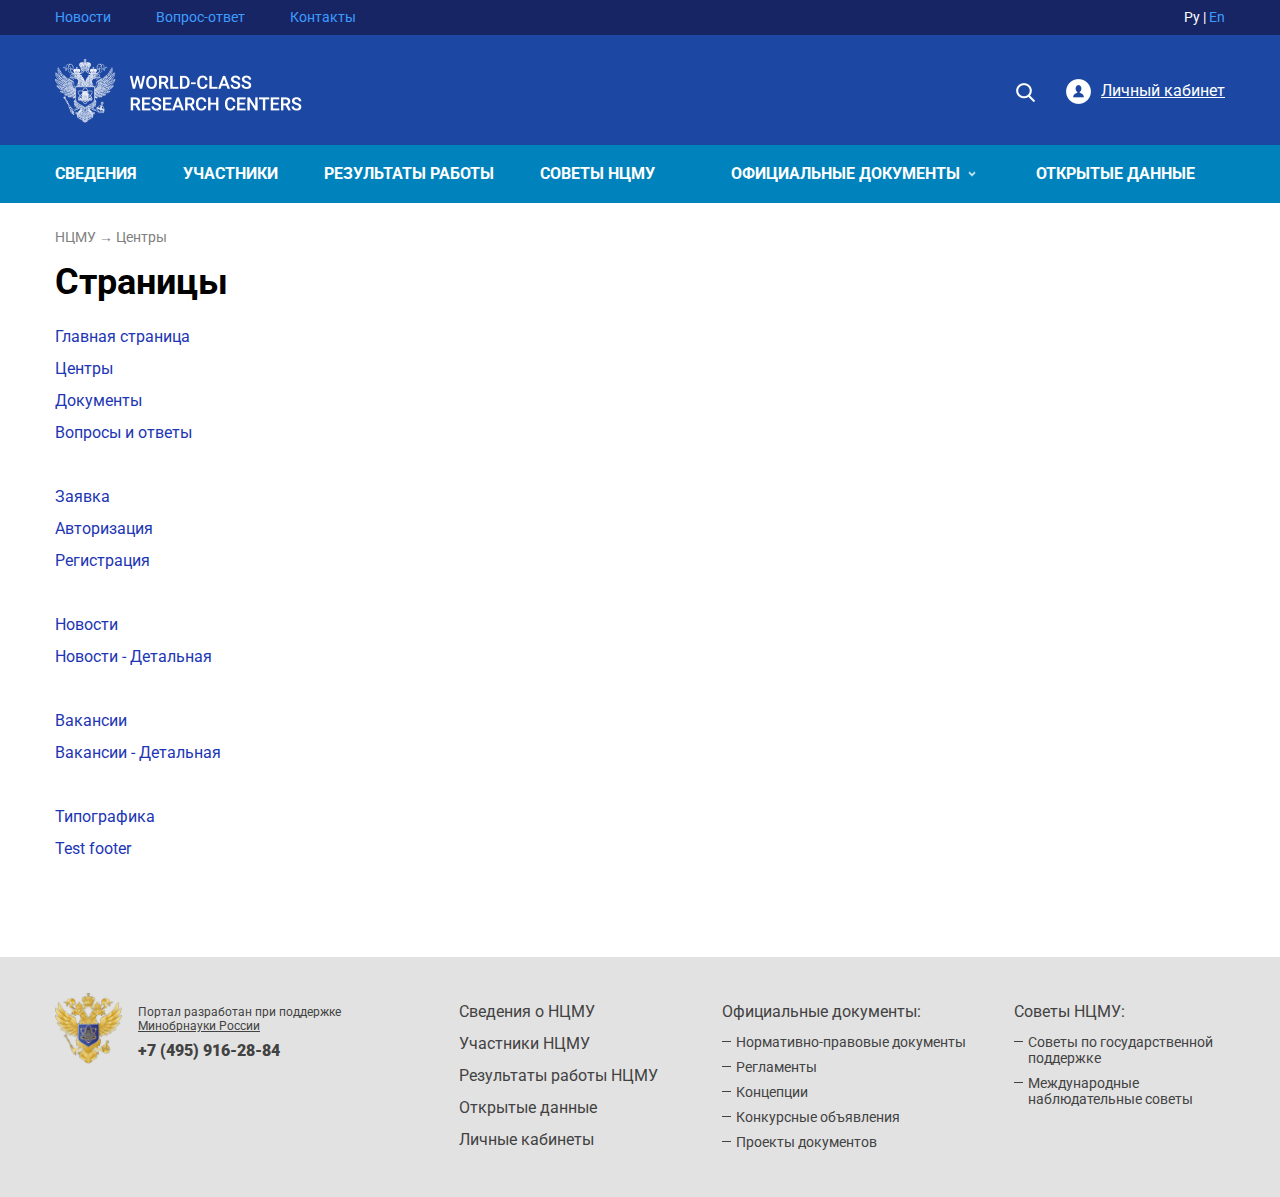
<file: index.html>
<!doctype html>
<html lang="ru-RU">
<head>
	<meta http-equiv="Content-Type" content="text/html; charset=UTF-8" />
	<title>Шаблон</title>
	<meta name="viewport" content="width=device-width" />
	<link href="https://fonts.googleapis.com/css?family=Roboto:300,400,400i,500,700,700i,900&amp;subset=cyrillic,cyrillic-ext" rel="stylesheet">
	<link rel="stylesheet" href="style.css" type="text/css" media="screen" />
	<link rel="stylesheet" href="style980.css" media="screen and (max-width: 1210px)">
	<link rel="stylesheet" href="style760.css" media="screen and (max-width: 1020px)">
	<link rel="stylesheet" href="style480.css" media="screen and (max-width: 759px)">
</head>
<body>
<div class="wrap_h"><div class="wrap_in">
	<header>
        <div class="top-menu">
			<div class="wrap">
                <ul>
                    <li><a href="#">Новости</a></li>
                    <li><a href="#">Вопрос-ответ</a></li>
                    <li><a href="#">Контакты</a></li>
                </ul>
                <div class="top-menu-lang">Ру | <a href="#">En</a></div>
            </div>
        </div>
		<div class="top">
			<div class="wrap">
				<div class="logo"><a href="#"><img src="images/logo_eng.png" /></a></div>
				<span class="show_nav"><span></span></span>
				<div class="top_lk"><a href="#">Личный кабинет</a></div>
				<div class="top_search">
					<span class="show_search"></span>
					<div class="search">
						<form method="get" action="#">
							<div class="search_inp"><input type="text" value="" placeholder="Поиск" name="s" /></div>
							<div class="search_sub"><input type="submit" value="" /></div>
							<div class="clear"></div>
						</form>
					</div>
				</div>
				<div class="clear"></div>
			</div>
		</div>
		<div class="nav_top_bg">
			<div class="wrap">
				<nav class="nav_top">
					<ul>
						<li><a href="#">Сведения</a></li>
						<li><a href="#">Участники</a></li>
						<li><a href="#">Результаты работы</a></li>
						<li><a href="#">Советы нцму</a></li>
						<li class="sub_nav"><a href="#">Официальные документы</a>
							<div class="nav_top_sub">
								<div class="wrap">
									<ul>
										<li><a href="#">Нормативно-правовые документы</a></li>
										<li><a href="#">Регламенты</a></li>
										<li><a href="#">Концепции</a></li>
									</ul>
									<ul>
										<li class="active"><a href="#">Конкурсные объявления</a></li>
										<li><a href="#">Проекты документов</a></li>
									</ul>
									<div class="clear"></div>
								</div>
							</div>
						</li>
						<li><a href="#">Открытые данные</a></li>
					</ul>
					<ul class="nav_mob">
						<li class="nav_top_lk"><a href="#">Личный кабинет</a></li>
						<li><a href="#">Поиск</a></li>
					</ul>
				</nav>
			</div>
		</div>
	</header>
	<div class="wrap">
		<section id="content">
            <div class="bread"><a href="/" title="НЦМУ" >НЦМУ</a> <span>&rarr;</span> Центры</div>
            <div class="back-mobile"><a href="/"><span><svg width="14" height="23" viewBox="0 0 14 23" fill="none" xmlns="http://www.w3.org/2000/svg"><path fill-rule="evenodd" clip-rule="evenodd" d="M3.47177 11.5L14 21.1343L12.5323 23L-5.02681e-07 11.5L12.5323 -5.47802e-07L14 1.86569L3.47177 11.5Z" /></svg></span>НЦМУ</a></div>

            <h1>Страницы</h1>
            
            <p>
                <a href="main.html">Главная страница</a><br />
                <a href="centers.html">Центры</a><br />
                <a href="docs.html">Документы</a><br />
                <a href="faq.html">Вопросы и ответы</a>
            </p>
            <p>
                <a href="order.html">Заявка</a><br />
                <a href="login.html">Авторизация</a><br />
                <a href="reg.html">Регистрация</a>
            </p>
            <p>
                <a href="news.html">Новости</a><br />
                <a href="news-detail.html">Новости - Детальная</a>
            </p>
            <p>
                <a href="vacancies.html">Вакансии</a><br />
                <a href="vacancies_detail.html">Вакансии - Детальная</a>
            </p>
            <p>
                <a href="post.html">Типографика</a><br />
                <a href="footer.html">Test footer</a>
            </p>

		</section>
	</div>
</div></div>
<footer>
	<div class="wrap">
		<div class="logo_bot"><img src="images/gerb.png" /></div>
		<div class="copy">
			Портал разработан при поддержке <a href="#">Минобрнауки России</a>
			<div class="bot_tel"><a href="tel:+74959162884">+7 (495) 916-28-84</a></div>
		</div>
		<span class="show_bot_nav"><span></span></span>
		<div class="clear show760"></div>
		<nav class="nav_bot">
			<ul>
				<li><a href="#">Сведения о НЦМУ</a></li>
				<li><a href="#">Участники НЦМУ</a></li>
				<li><a href="#">Результаты работы НЦМУ</a></li>
				<li><a href="#">Открытые данные</a></li>
				<li><a href="#">Личные кабинеты</a></li>
			</ul>
		</nav>
		<nav class="nav_bot nav_bot2">
			<div class="nav_bot_t">Официальные документы:</div>
			<ul>
				<li><a href="#">Нормативно-правовые документы</a></li>
				<li><a href="#">Регламенты</a></li>
				<li><a href="#">Концепции</a></li>
				<li><a href="#">Конкурсные объявления</a></li>
				<li><a href="#">Проекты документов</a></li>
			</ul>
		</nav>
		<nav class="nav_bot nav_bot3">
			<div class="nav_bot_t">Советы НЦМУ:</div>
			<ul>
				<li><a href="#">Советы по государственной поддержке</a></li>
				<li><a href="#">Международные наблюдательные советы</a></li>
			</ul>
		</nav>
		<div class="clear"></div>
	</div>
</footer>

	<!--[if lt IE 9]><script src="js/html5.js"></script><![endif]-->

	<script type="text/javascript" src="js/jquery-1.12.4.min.js"></script>
	<script type="text/javascript" src="js/jquery-migrate-1.4.1.min.js"></script>

	<script type="text/javascript" src="js/fancybox/jquery.mousewheel-3.0.6.pack.js"></script>
	<script type="text/javascript" src="js/fancybox/jquery.fancybox.js?v=2.1.3"></script>
	<link rel="stylesheet" type="text/css" href="js/fancybox/jquery.fancybox.css?v=2.1.2" media="screen" />
	<link rel="stylesheet" type="text/css" href="js/fancybox/jquery.fancybox-buttons.css?v=1.0.5" />
	<script type="text/javascript" src="js/fancybox/jquery.fancybox-buttons.js?v=1.0.5"></script>
	<link rel="stylesheet" type="text/css" href="js/fancybox/jquery.fancybox-thumbs.css?v=1.0.7" />
	<script type="text/javascript" src="js/fancybox/jquery.fancybox-thumbs.js?v=1.0.7"></script>
	<script type="text/javascript" src="js/fancybox/jquery.fancybox-media.js?v=1.0.5"></script>

	<script type="text/javascript" src="js/jquery.formstyler.min.js"></script>
	<link rel="stylesheet" type="text/css" href="js/jquery.formstyler.css" />
	<link rel="stylesheet" type="text/css" href="js/jquery.formstyler.theme.css" />

	<script type="text/javascript" src="js/slick.min.js"></script>
	<link rel="stylesheet" type="text/css" href="js/slick.css" />

	<script type="text/javascript" src="js/jquery.validate.min.js"></script>
	<script type="text/javascript" src="js/messages_ru.min.js"></script>

	<link rel="stylesheet" type="text/css" href="js/jquery.fileupload.css" media="screen" />
	<script type="text/javascript" src="js/jquery.ui.widget.js"></script>
	<script type="text/javascript" src="js/jquery.iframe-transport.js"></script>
	<script type="text/javascript" src="js/jquery.fileupload.js"></script>

	<script type="text/javascript" src="js/jquery.inputmask.min.js"></script>

	<script type="text/javascript" src="js/custom.js"></script>

</body>
</html>
</file>
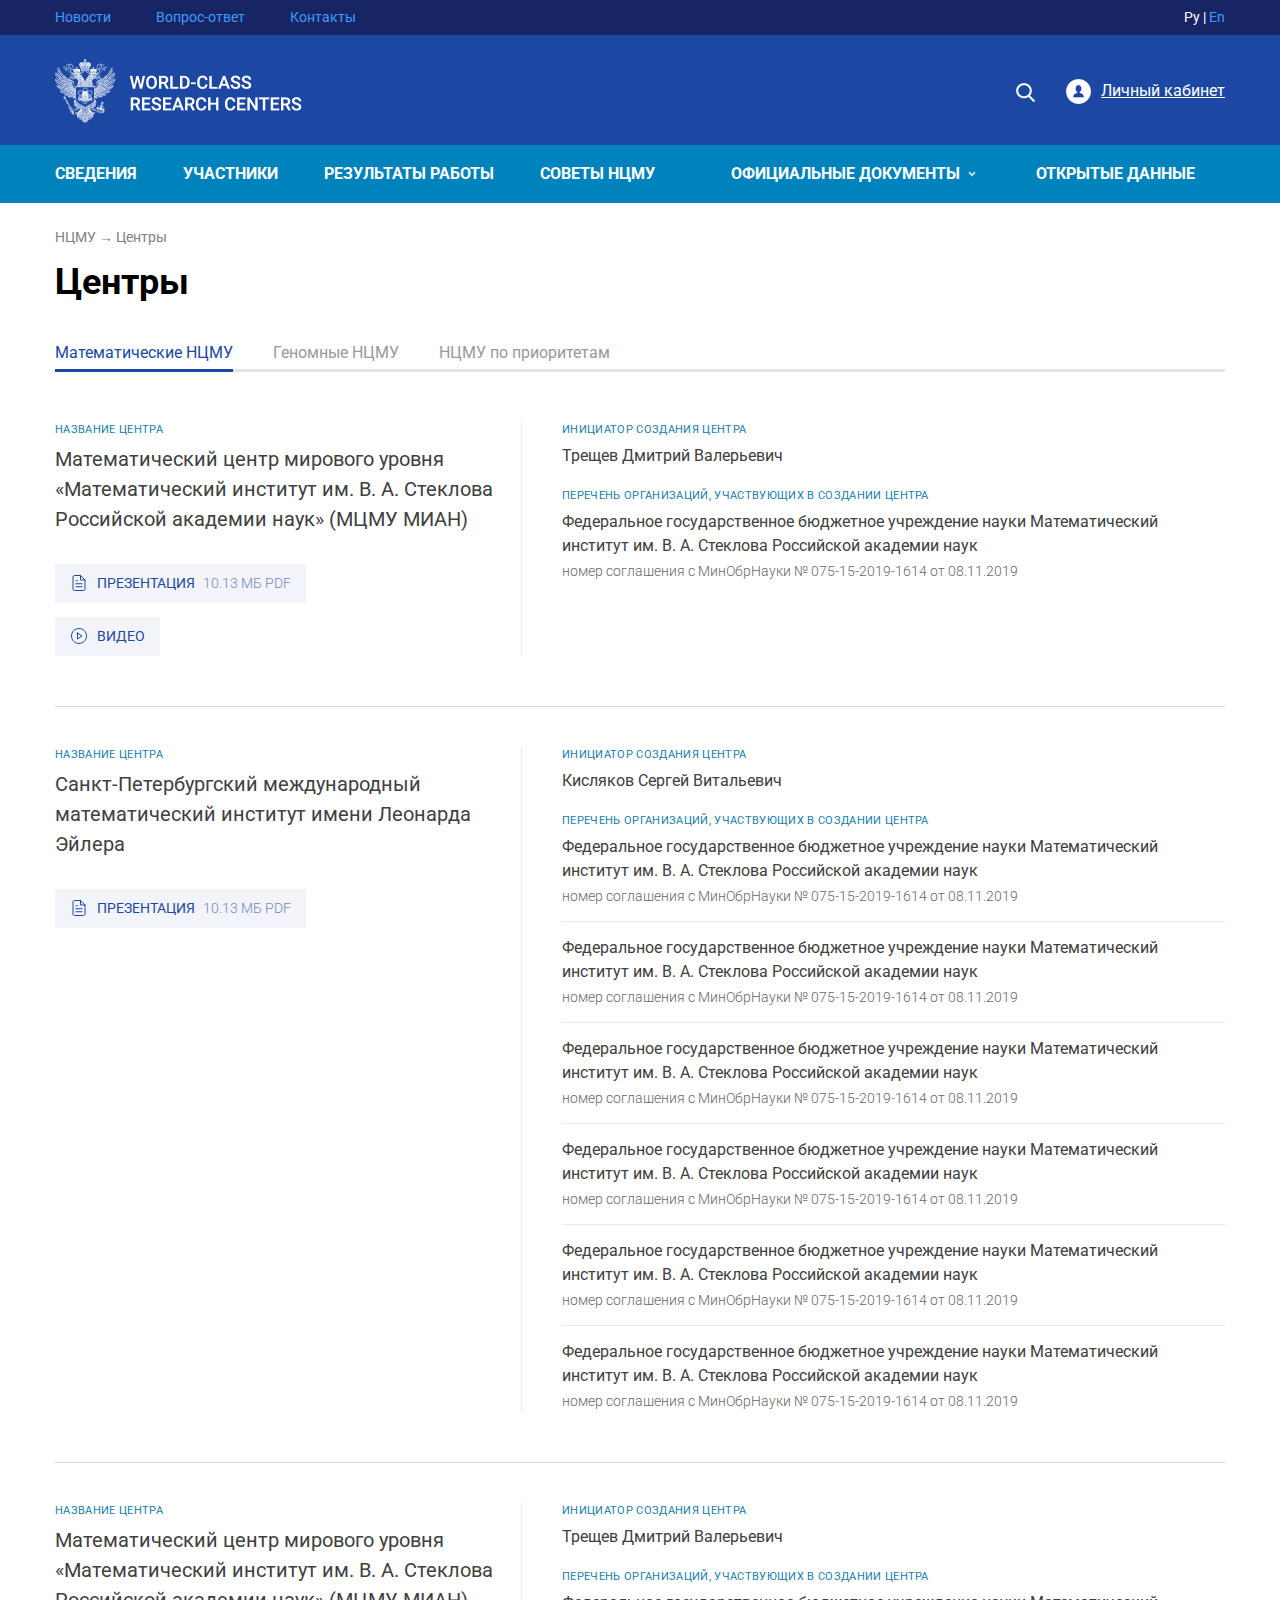
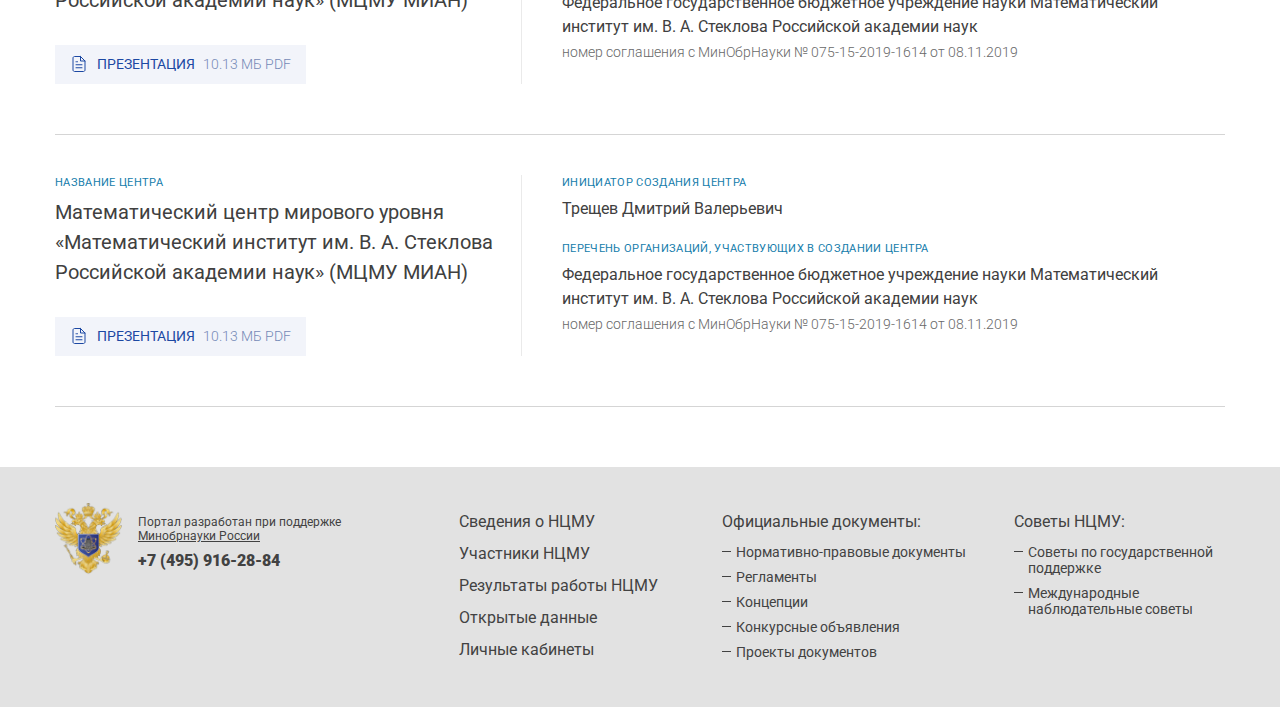
<file: centers.html>
<!doctype html>
<html lang="ru-RU">
<head>
	<meta http-equiv="Content-Type" content="text/html; charset=UTF-8" />
	<title>Шаблон</title>
	<meta name="viewport" content="width=device-width" />
	<link href="https://fonts.googleapis.com/css?family=Roboto:300,400,400i,500,700,700i,900&amp;subset=cyrillic,cyrillic-ext" rel="stylesheet">
	<link rel="stylesheet" href="style.css" type="text/css" media="screen" />
	<link rel="stylesheet" href="style980.css" media="screen and (max-width: 1210px)">
	<link rel="stylesheet" href="style760.css" media="screen and (max-width: 1020px)">
	<link rel="stylesheet" href="style480.css" media="screen and (max-width: 759px)">
</head>
<body>
<div class="wrap_h"><div class="wrap_in">
	<header>
        <div class="top-menu">
			<div class="wrap">
                <ul>
                    <li><a href="#">Новости</a></li>
                    <li><a href="#">Вопрос-ответ</a></li>
                    <li><a href="#">Контакты</a></li>
                </ul>
                <div class="top-menu-lang">Ру | <a href="#">En</a></div>
            </div>
        </div>
		<div class="top">
			<div class="wrap">
				<div class="logo"><a href="#"><img src="images/logo_eng.png" /></a></div>
				<span class="show_nav"><span></span></span>
				<div class="top_lk"><a href="#">Личный кабинет</a></div>
				<div class="top_search">
					<span class="show_search"></span>
					<div class="search">
						<form method="get" action="#">
							<div class="search_inp"><input type="text" value="" placeholder="Поиск" name="s" /></div>
							<div class="search_sub"><input type="submit" value="" /></div>
							<div class="clear"></div>
						</form>
					</div>
				</div>
				<div class="clear"></div>
			</div>
		</div>
		<div class="nav_top_bg">
			<div class="wrap">
				<nav class="nav_top">
					<ul>
						<li><a href="#">Сведения</a></li>
						<li><a href="#">Участники</a></li>
						<li><a href="#">Результаты работы</a></li>
						<li><a href="#">Советы нцму</a></li>
						<li class="sub_nav"><a href="#">Официальные документы</a>
							<div class="nav_top_sub">
								<div class="wrap">
									<ul>
										<li><a href="#">Нормативно-правовые документы</a></li>
										<li><a href="#">Регламенты</a></li>
										<li><a href="#">Концепции</a></li>
									</ul>
									<ul>
										<li class="active"><a href="#">Конкурсные объявления</a></li>
										<li><a href="#">Проекты документов</a></li>
									</ul>
									<div class="clear"></div>
								</div>
							</div>
						</li>
						<li><a href="#">Открытые данные</a></li>
					</ul>
					<ul class="nav_mob">
						<li class="nav_top_lk"><a href="#">Личный кабинет</a></li>
						<li><a href="#">Поиск</a></li>
					</ul>
				</nav>
			</div>
		</div>
	</header>
	<div class="wrap">
		<section id="content">
            <div class="bread"><a href="/" title="НЦМУ" >НЦМУ</a> <span>&rarr;</span> Центры</div>
            <div class="back-mobile"><a href="/"><span><svg width="14" height="23" viewBox="0 0 14 23" fill="none" xmlns="http://www.w3.org/2000/svg"><path fill-rule="evenodd" clip-rule="evenodd" d="M3.47177 11.5L14 21.1343L12.5323 23L-5.02681e-07 11.5L12.5323 -5.47802e-07L14 1.86569L3.47177 11.5Z" /></svg></span>НЦМУ</a></div>

            <h1>Центры</h1>

            <!-- new tabs -->
            <div class="new-tabs">

                <div class="new-tabs-menu"></div>

                <!-- new tabs container -->
                <div class="new-tabs-container">

                    <!-- new tabs content -->
                    <div class="new-tabs-content">
                        <div class="new-tabs-content-title">Математические НЦМУ</div>
                        <div class="new-tabs-content-inner">
                            <!-- centers list -->
                            <div class="centers-list">

                                <!-- centers item -->
                                <div class="centers-item">
                                    <div class="centers-item-info">
                                        <div class="centers-item-title">Название центра</div>
                                        <div class="centers-item-name">Математический центр мирового уровня «Математический институт им. В. А. Стеклова Российской академии наук» (МЦМУ МИАН)</div>
                                        <div class="centers-item-presentation"><a href="#">Презентация <span>10.13 МБ PDF</span></a></div>
                                        <div class="centers-item-video"><a href="#">Видео</a></div>
                                    </div>
                                    <div class="centers-item-container">
                                        <div class="centers-item-title">Инициатор создания центра</div>
                                        <div class="centers-item-text">Трещев Дмитрий Валерьевич</div>
                                        <div class="centers-item-title">Перечень организаций, участвующих в создании центра</div>
                                        <div class="centers-item-orgs">
                                            <div class="centers-item-org">
                                                <div class="centers-item-text">Федеральное государственное бюджетное учреждение науки Математический институт им. В. А. Стеклова Российской академии наук</div>
                                                <div class="centers-item-notice">номер соглашения с МинОбрНауки № 075-15-2019-1614 от 08.11.2019</div>
                                            </div>
                                        </div>
                                    </div>
                                    <div class="centers-item-more"><a href="#"><span>подробнее</span><span>скрыть</span></a></div>
                                </div>
                                <!-- centers item END -->

                                <!-- centers item -->
                                <div class="centers-item">
                                    <div class="centers-item-info">
                                        <div class="centers-item-title">Название центра</div>
                                        <div class="centers-item-name">Санкт-Петербургский международный математический институт имени Леонарда Эйлера</div>
                                        <div class="centers-item-presentation"><a href="#">Презентация <span>10.13 МБ PDF</span></a></div>
                                    </div>
                                    <div class="centers-item-container">
                                        <div class="centers-item-title">Инициатор создания центра</div>
                                        <div class="centers-item-text">Кисляков Сергей Витальевич</div>
                                        <div class="centers-item-title">Перечень организаций, участвующих в создании центра</div>
                                        <div class="centers-item-orgs">
                                            <div class="centers-item-org">
                                                <div class="centers-item-text">Федеральное государственное бюджетное учреждение науки Математический институт им. В. А. Стеклова Российской академии наук</div>
                                                <div class="centers-item-notice">номер соглашения с МинОбрНауки № 075-15-2019-1614 от 08.11.2019</div>
                                            </div>
                                            <div class="centers-item-org">
                                                <div class="centers-item-text">Федеральное государственное бюджетное учреждение науки Математический институт им. В. А. Стеклова Российской академии наук</div>
                                                <div class="centers-item-notice">номер соглашения с МинОбрНауки № 075-15-2019-1614 от 08.11.2019</div>
                                            </div>
                                            <div class="centers-item-org">
                                                <div class="centers-item-text">Федеральное государственное бюджетное учреждение науки Математический институт им. В. А. Стеклова Российской академии наук</div>
                                                <div class="centers-item-notice">номер соглашения с МинОбрНауки № 075-15-2019-1614 от 08.11.2019</div>
                                            </div>
                                            <div class="centers-item-org">
                                                <div class="centers-item-text">Федеральное государственное бюджетное учреждение науки Математический институт им. В. А. Стеклова Российской академии наук</div>
                                                <div class="centers-item-notice">номер соглашения с МинОбрНауки № 075-15-2019-1614 от 08.11.2019</div>
                                            </div>
                                            <div class="centers-item-org">
                                                <div class="centers-item-text">Федеральное государственное бюджетное учреждение науки Математический институт им. В. А. Стеклова Российской академии наук</div>
                                                <div class="centers-item-notice">номер соглашения с МинОбрНауки № 075-15-2019-1614 от 08.11.2019</div>
                                            </div>
                                            <div class="centers-item-org">
                                                <div class="centers-item-text">Федеральное государственное бюджетное учреждение науки Математический институт им. В. А. Стеклова Российской академии наук</div>
                                                <div class="centers-item-notice">номер соглашения с МинОбрНауки № 075-15-2019-1614 от 08.11.2019</div>
                                            </div>
                                        </div>
                                    </div>
                                    <div class="centers-item-more"><a href="#"><span>подробнее</span><span>скрыть</span></a></div>
                                </div>
                                <!-- centers item END -->

                                <!-- centers item -->
                                <div class="centers-item">
                                    <div class="centers-item-info">
                                        <div class="centers-item-title">Название центра</div>
                                        <div class="centers-item-name">Математический центр мирового уровня «Математический институт им. В. А. Стеклова Российской академии наук» (МЦМУ МИАН)</div>
                                        <div class="centers-item-presentation"><a href="#">Презентация <span>10.13 МБ PDF</span></a></div>
                                    </div>
                                    <div class="centers-item-container">
                                        <div class="centers-item-title">Инициатор создания центра</div>
                                        <div class="centers-item-text">Трещев Дмитрий Валерьевич</div>
                                        <div class="centers-item-title">Перечень организаций, участвующих в создании центра</div>
                                        <div class="centers-item-orgs">
                                            <div class="centers-item-org">
                                                <div class="centers-item-text">Федеральное государственное бюджетное учреждение науки Математический институт им. В. А. Стеклова Российской академии наук</div>
                                                <div class="centers-item-notice">номер соглашения с МинОбрНауки № 075-15-2019-1614 от 08.11.2019</div>
                                            </div>
                                        </div>
                                    </div>
                                    <div class="centers-item-more"><a href="#"><span>подробнее</span><span>скрыть</span></a></div>
                                </div>
                                <!-- centers item END -->

                                <!-- centers item -->
                                <div class="centers-item">
                                    <div class="centers-item-info">
                                        <div class="centers-item-title">Название центра</div>
                                        <div class="centers-item-name">Математический центр мирового уровня «Математический институт им. В. А. Стеклова Российской академии наук» (МЦМУ МИАН)</div>
                                        <div class="centers-item-presentation"><a href="#">Презентация <span>10.13 МБ PDF</span></a></div>
                                    </div>
                                    <div class="centers-item-container">
                                        <div class="centers-item-title">Инициатор создания центра</div>
                                        <div class="centers-item-text">Трещев Дмитрий Валерьевич</div>
                                        <div class="centers-item-title">Перечень организаций, участвующих в создании центра</div>
                                        <div class="centers-item-orgs">
                                            <div class="centers-item-org">
                                                <div class="centers-item-text">Федеральное государственное бюджетное учреждение науки Математический институт им. В. А. Стеклова Российской академии наук</div>
                                                <div class="centers-item-notice">номер соглашения с МинОбрНауки № 075-15-2019-1614 от 08.11.2019</div>
                                            </div>
                                        </div>
                                    </div>
                                    <div class="centers-item-more"><a href="#"><span>подробнее</span><span>скрыть</span></a></div>
                                </div>
                                <!-- centers item END -->

                            </div>
                            <!-- centers list END -->

                        </div>
                    </div>
                    <!-- new tabs content END -->

                    <!-- new tabs content -->
                    <div class="new-tabs-content">
                        <div class="new-tabs-content-title">Геномные НЦМУ</div>
                        <div class="new-tabs-content-inner">

                            <!-- centers list -->
                            <div class="centers-list">

                                <!-- centers item -->
                                <div class="centers-item">
                                    <div class="centers-item-info">
                                        <div class="centers-item-title">Название центра</div>
                                        <div class="centers-item-name">Санкт-Петербургский международный математический институт имени Леонарда Эйлера</div>
                                        <div class="centers-item-presentation"><a href="#">Презентация <span>10.13 МБ PDF</span></a></div>
                                    </div>
                                    <div class="centers-item-container">
                                        <div class="centers-item-title">Инициатор создания центра</div>
                                        <div class="centers-item-text">Кисляков Сергей Витальевич</div>
                                        <div class="centers-item-title">Перечень организаций, участвующих в создании центра</div>
                                        <div class="centers-item-orgs">
                                            <div class="centers-item-org">
                                                <div class="centers-item-text">Федеральное государственное бюджетное учреждение науки Математический институт им. В. А. Стеклова Российской академии наук</div>
                                                <div class="centers-item-notice">номер соглашения с МинОбрНауки № 075-15-2019-1614 от 08.11.2019</div>
                                            </div>
                                            <div class="centers-item-org">
                                                <div class="centers-item-text">Федеральное государственное бюджетное учреждение науки Математический институт им. В. А. Стеклова Российской академии наук</div>
                                                <div class="centers-item-notice">номер соглашения с МинОбрНауки № 075-15-2019-1614 от 08.11.2019</div>
                                            </div>
                                            <div class="centers-item-org">
                                                <div class="centers-item-text">Федеральное государственное бюджетное учреждение науки Математический институт им. В. А. Стеклова Российской академии наук</div>
                                                <div class="centers-item-notice">номер соглашения с МинОбрНауки № 075-15-2019-1614 от 08.11.2019</div>
                                            </div>
                                            <div class="centers-item-org">
                                                <div class="centers-item-text">Федеральное государственное бюджетное учреждение науки Математический институт им. В. А. Стеклова Российской академии наук</div>
                                                <div class="centers-item-notice">номер соглашения с МинОбрНауки № 075-15-2019-1614 от 08.11.2019</div>
                                            </div>
                                            <div class="centers-item-org">
                                                <div class="centers-item-text">Федеральное государственное бюджетное учреждение науки Математический институт им. В. А. Стеклова Российской академии наук</div>
                                                <div class="centers-item-notice">номер соглашения с МинОбрНауки № 075-15-2019-1614 от 08.11.2019</div>
                                            </div>
                                            <div class="centers-item-org">
                                                <div class="centers-item-text">Федеральное государственное бюджетное учреждение науки Математический институт им. В. А. Стеклова Российской академии наук</div>
                                                <div class="centers-item-notice">номер соглашения с МинОбрНауки № 075-15-2019-1614 от 08.11.2019</div>
                                            </div>
                                        </div>
                                    </div>
                                    <div class="centers-item-more"><a href="#"><span>подробнее</span><span>скрыть</span></a></div>
                                </div>
                                <!-- centers item END -->

                            </div>
                            <!-- centers list END -->

                        </div>
                    </div>
                    <!-- new tabs content END -->

                    <!-- new tabs content -->
                    <div class="new-tabs-content">
                        <div class="new-tabs-content-title">НЦМУ по приоритетам</div>
                        <div class="new-tabs-content-inner">

                            <!-- centers list -->
                            <div class="centers-list">

                                <!-- centers item -->
                                <div class="centers-item">
                                    <div class="centers-item-info">
                                        <div class="centers-item-title">Название центра</div>
                                        <div class="centers-item-name">Математический центр мирового уровня «Математический институт им. В. А. Стеклова Российской академии наук» (МЦМУ МИАН)</div>
                                        <div class="centers-item-presentation"><a href="#">Презентация <span>10.13 МБ PDF</span></a></div>
                                    </div>
                                    <div class="centers-item-container">
                                        <div class="centers-item-title">Инициатор создания центра</div>
                                        <div class="centers-item-text">Трещев Дмитрий Валерьевич</div>
                                        <div class="centers-item-title">Перечень организаций, участвующих в создании центра</div>
                                        <div class="centers-item-orgs">
                                            <div class="centers-item-org">
                                                <div class="centers-item-text">Федеральное государственное бюджетное учреждение науки Математический институт им. В. А. Стеклова Российской академии наук</div>
                                                <div class="centers-item-notice">номер соглашения с МинОбрНауки № 075-15-2019-1614 от 08.11.2019</div>
                                            </div>
                                        </div>
                                    </div>
                                    <div class="centers-item-more"><a href="#"><span>подробнее</span><span>скрыть</span></a></div>
                                </div>
                                <!-- centers item END -->

                            </div>
                            <!-- centers list END -->

                        </div>
                    </div>
                    <!-- new tabs content END -->

                </div>
                <!-- new tabs container END -->
            </div>
            <!-- new tabs END -->

		</section>
	</div>
</div></div>
<footer>
	<div class="wrap">
		<div class="logo_bot"><img src="images/gerb.png" /></div>
		<div class="copy">
			Портал разработан при поддержке <a href="#">Минобрнауки России</a>
			<div class="bot_tel"><a href="tel:+74959162884">+7 (495) 916-28-84</a></div>
		</div>
		<span class="show_bot_nav"><span></span></span>
		<div class="clear show760"></div>
		<nav class="nav_bot">
			<ul>
				<li><a href="#">Сведения о НЦМУ</a></li>
				<li><a href="#">Участники НЦМУ</a></li>
				<li><a href="#">Результаты работы НЦМУ</a></li>
				<li><a href="#">Открытые данные</a></li>
				<li><a href="#">Личные кабинеты</a></li>
			</ul>
		</nav>
		<nav class="nav_bot nav_bot2">
			<div class="nav_bot_t">Официальные документы:</div>
			<ul>
				<li><a href="#">Нормативно-правовые документы</a></li>
				<li><a href="#">Регламенты</a></li>
				<li><a href="#">Концепции</a></li>
				<li><a href="#">Конкурсные объявления</a></li>
				<li><a href="#">Проекты документов</a></li>
			</ul>
		</nav>
		<nav class="nav_bot nav_bot3">
			<div class="nav_bot_t">Советы НЦМУ:</div>
			<ul>
				<li><a href="#">Советы по государственной поддержке</a></li>
				<li><a href="#">Международные наблюдательные советы</a></li>
			</ul>
		</nav>
		<div class="clear"></div>
	</div>
</footer>

	<!--[if lt IE 9]><script src="js/html5.js"></script><![endif]-->

	<script type="text/javascript" src="js/jquery-1.12.4.min.js"></script>
	<script type="text/javascript" src="js/jquery-migrate-1.4.1.min.js"></script>

	<script type="text/javascript" src="js/fancybox/jquery.mousewheel-3.0.6.pack.js"></script>
	<script type="text/javascript" src="js/fancybox/jquery.fancybox.js?v=2.1.3"></script>
	<link rel="stylesheet" type="text/css" href="js/fancybox/jquery.fancybox.css?v=2.1.2" media="screen" />
	<link rel="stylesheet" type="text/css" href="js/fancybox/jquery.fancybox-buttons.css?v=1.0.5" />
	<script type="text/javascript" src="js/fancybox/jquery.fancybox-buttons.js?v=1.0.5"></script>
	<link rel="stylesheet" type="text/css" href="js/fancybox/jquery.fancybox-thumbs.css?v=1.0.7" />
	<script type="text/javascript" src="js/fancybox/jquery.fancybox-thumbs.js?v=1.0.7"></script>
	<script type="text/javascript" src="js/fancybox/jquery.fancybox-media.js?v=1.0.5"></script>

	<script type="text/javascript" src="js/jquery.formstyler.min.js"></script>
	<link rel="stylesheet" type="text/css" href="js/jquery.formstyler.css" />
	<link rel="stylesheet" type="text/css" href="js/jquery.formstyler.theme.css" />

	<script type="text/javascript" src="js/slick.min.js"></script>
	<link rel="stylesheet" type="text/css" href="js/slick.css" />

	<script type="text/javascript" src="js/jquery.validate.min.js"></script>
	<script type="text/javascript" src="js/messages_ru.min.js"></script>

	<link rel="stylesheet" type="text/css" href="js/jquery.fileupload.css" media="screen" />
	<script type="text/javascript" src="js/jquery.ui.widget.js"></script>
	<script type="text/javascript" src="js/jquery.iframe-transport.js"></script>
	<script type="text/javascript" src="js/jquery.fileupload.js"></script>

	<script type="text/javascript" src="js/jquery.inputmask.min.js"></script>

	<script type="text/javascript" src="js/custom.js"></script>

</body>
</html>
</file>
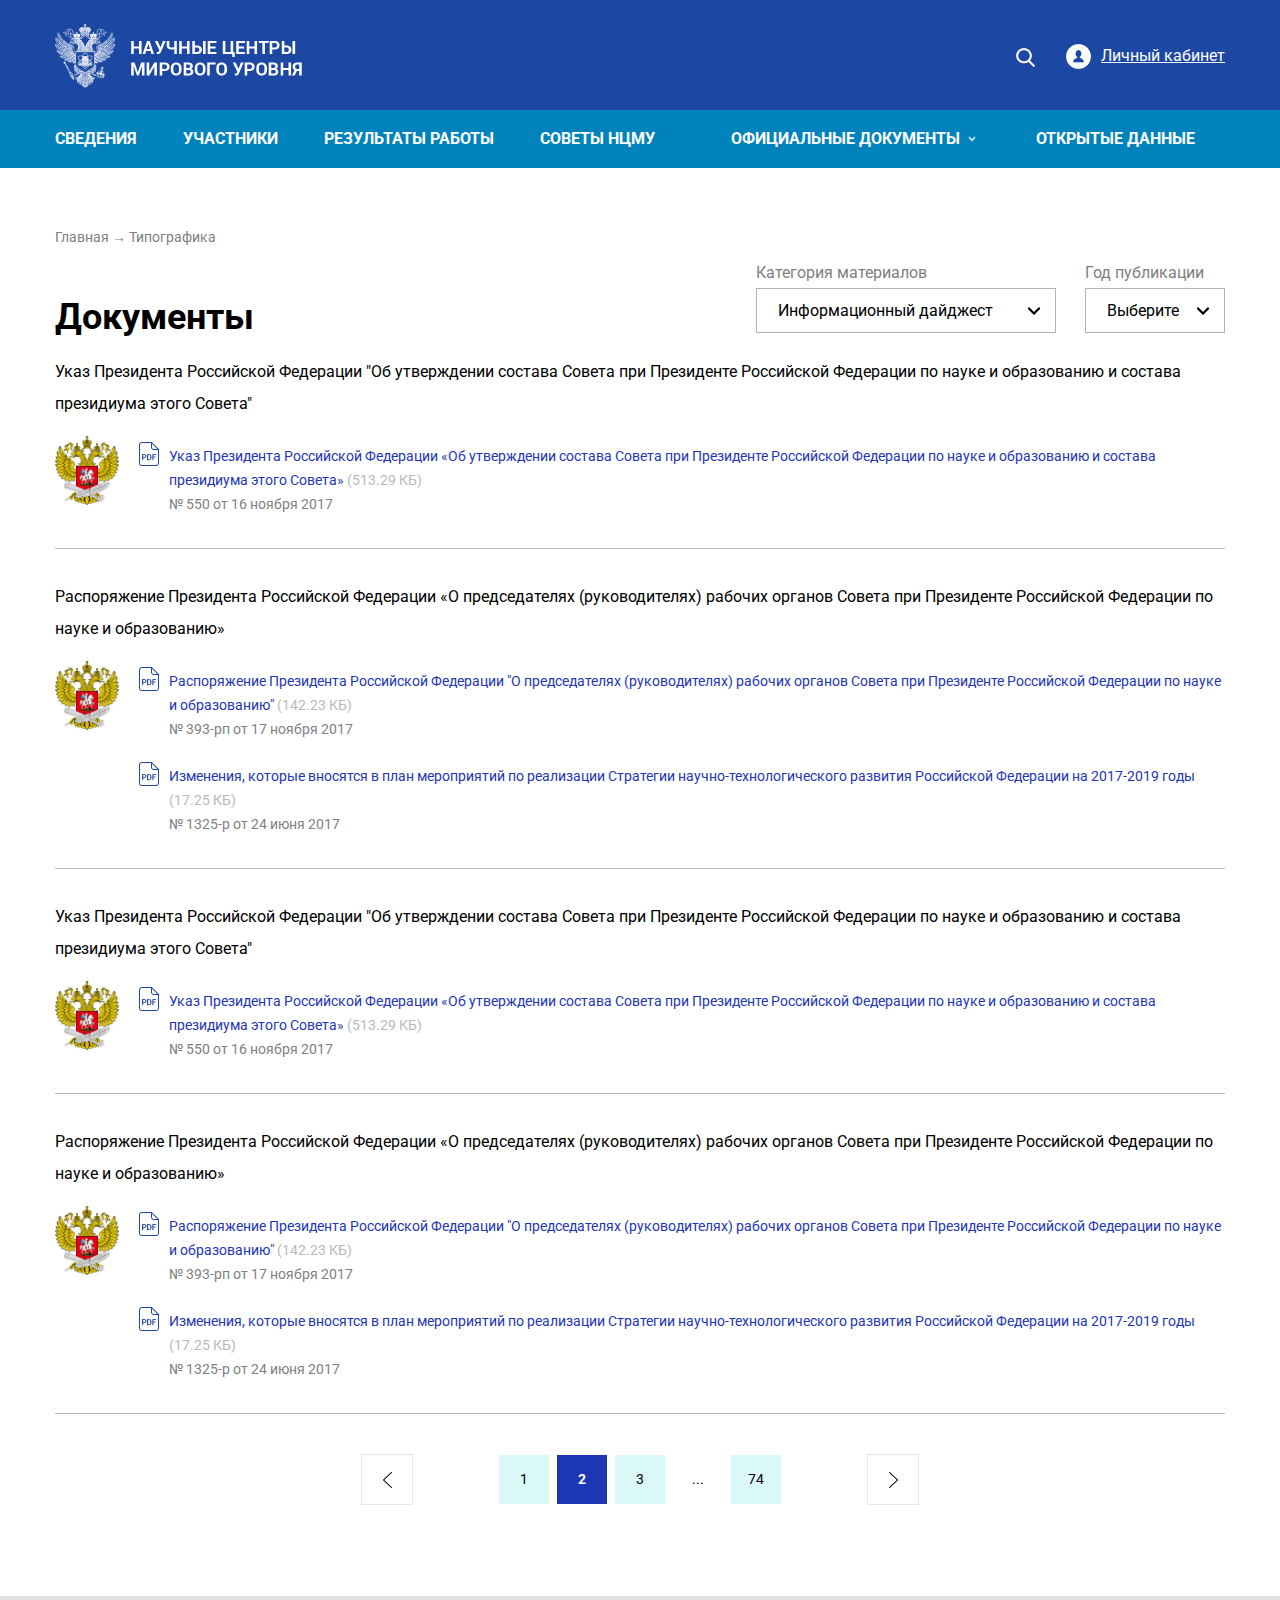
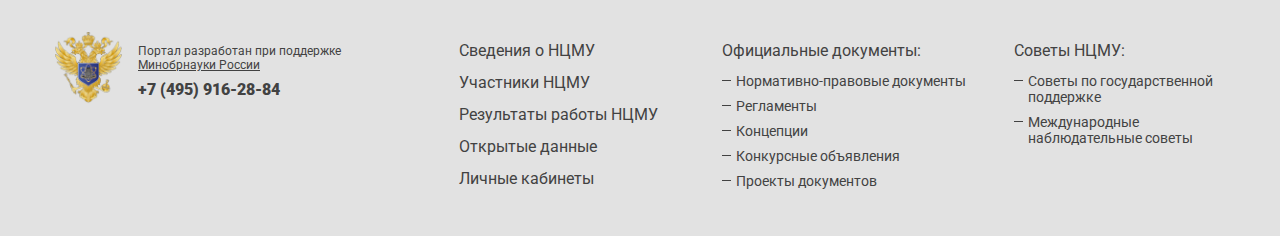
<file: docs.html>
<!doctype html>
<html lang="ru-RU">
<head>
	<meta http-equiv="Content-Type" content="text/html; charset=UTF-8" />
	<title>Шаблон</title>
	<meta name="viewport" content="width=device-width" />
	<link href="https://fonts.googleapis.com/css?family=Roboto:400,400i,700,700i,900&amp;subset=cyrillic,cyrillic-ext" rel="stylesheet">
	<link rel="stylesheet" href="style.css" type="text/css" media="screen" />
	<link rel="stylesheet" href="style980.css" media="screen and (max-width: 1210px)">
	<link rel="stylesheet" href="style760.css" media="screen and (max-width: 1020px)">
	<link rel="stylesheet" href="style480.css" media="screen and (max-width: 759px)">
</head>
<body>
<div class="wrap_h"><div class="wrap_in">
	<header>
		<div class="top">
			<div class="wrap">
				<div class="logo"><a href="#"><img src="images/logo.png" /></a></div>
				<span class="show_nav"><span></span></span>
				<div class="top_lk"><a href="#">Личный кабинет</a></div>
				<div class="top_search">
					<span class="show_search"></span>
					<div class="search">
						<form method="get" action="#">
							<div class="search_inp"><input type="text" value="" placeholder="Поиск" name="s" /></div>
							<div class="search_sub"><input type="submit" value="" /></div>
							<div class="clear"></div>
						</form>
					</div>
				</div>
				<div class="clear"></div>
			</div>
		</div>
		<div class="nav_top_bg">
			<div class="wrap">
				<nav class="nav_top">
					<ul>
						<li><a href="#">Сведения</a></li>
						<li><a href="#">Участники</a></li>
						<li><a href="#">Результаты работы</a></li>
						<li><a href="#">Советы нцму</a></li>
						<li class="sub_nav"><a href="#">Официальные документы</a>
							<div class="nav_top_sub">
								<div class="wrap">
									<ul>
										<li><a href="#">Нормативно-правовые документы</a></li>
										<li><a href="#">Регламенты</a></li>
										<li><a href="#">Концепции</a></li>
									</ul>
									<ul>
										<li class="active"><a href="#">Конкурсные объявления</a></li>
										<li><a href="#">Проекты документов</a></li>
									</ul>
									<div class="clear"></div>
								</div>
							</div>
						</li>
						<li><a href="#">Открытые данные</a></li>
					</ul>
					<ul class="nav_mob">
						<li class="nav_top_lk"><a href="#">Личный кабинет</a></li>
						<li><a href="#">Поиск</a></li>
					</ul>
				</nav>
			</div>
		</div>
	</header>
	<div class="wrap">
		<section id="content">
			<div class="bread"><a href="#">Главная</a> <span>→</span> Типографика</div>
			<div class="docs_title"><h1>Документы</h1></div>
			<div class="docs_sorts">
				<form>
					<div class="docs_sort docs_sort_km">
						<label class="lab">Категория материалов</label>
						<select>
							<option>Информационный дайджест</option>
							<option>Информационный 2</option>
							<option>Информационный дайджест 3</option>
						</select>
					</div>
					<div class="docs_sort docs_sort_year">
						<label class="lab">Год публикации</label>
						<select>
							<option>Выберите</option>
							<option>2019</option>
							<option>2018</option>
							<option>2017</option>
							<option>2016</option>
							<option>2015</option>
							<option>2014</option>
						</select>
					</div>
					<div class="clear"></div>
				</form>
			</div>
			<div class="clear"></div>
			<div class="doc_list">
				<div class="doc_list_t">Указ Президента Российской Федерации "Об утверждении состава Совета при Президенте Российской Федерации по науке и образованию и состава президиума этого Совета"</div>
				<div class="doc_list_img"><img src="img/doc.png" /></div>
				<div class="doc_list_r">
					<div class="doc_list_pdf">
						<a href="#">Указ Президента Российской Федерации «Об утверждении состава Совета при Президенте Российской Федерации по науке и образованию и состава президиума этого Совета»</a> <span>(513.29 КБ)</span><br />
						№ 550 от 16 ноября 2017
					</div>
				</div>
				<div class="clear"></div>
			</div>
			<div class="doc_list">
				<div class="doc_list_t">Распоряжение Президента Российской Федерации «О председателях (руководителях) рабочих органов Совета при Президенте Российской Федерации по науке и образованию»</div>
				<div class="doc_list_img"><img src="img/doc.png" /></div>
				<div class="doc_list_r">
					<div class="doc_list_pdf">
						<a href="#">Распоряжение Президента Российской Федерации "О председателях (руководителях) рабочих органов Совета при Президенте Российской Федерации по науке и образованию"</a> <span>(142.23 КБ)</span><br />
						№ 393-рп от 17 ноября 2017
					</div>
					<div class="doc_list_pdf">
						<a href="#">Изменения, которые вносятся в план мероприятий по реализации Стратегии научно-технологического развития Российской Федерации на 2017-2019 годы</a> <span>(17.25 КБ)</span><br />
						№ 1325-р от 24 июня 2017
					</div>
				</div>
				<div class="clear"></div>
			</div>
			<div class="doc_list">
				<div class="doc_list_t">Указ Президента Российской Федерации "Об утверждении состава Совета при Президенте Российской Федерации по науке и образованию и состава президиума этого Совета"</div>
				<div class="doc_list_img"><img src="img/doc.png" /></div>
				<div class="doc_list_r">
					<div class="doc_list_pdf">
						<a href="#">Указ Президента Российской Федерации «Об утверждении состава Совета при Президенте Российской Федерации по науке и образованию и состава президиума этого Совета»</a> <span>(513.29 КБ)</span><br />
						№ 550 от 16 ноября 2017
					</div>
				</div>
				<div class="clear"></div>
			</div>
			<div class="doc_list">
				<div class="doc_list_t">Распоряжение Президента Российской Федерации «О председателях (руководителях) рабочих органов Совета при Президенте Российской Федерации по науке и образованию»</div>
				<div class="doc_list_img"><img src="img/doc.png" /></div>
				<div class="doc_list_r">
					<div class="doc_list_pdf">
						<a href="#">Распоряжение Президента Российской Федерации "О председателях (руководителях) рабочих органов Совета при Президенте Российской Федерации по науке и образованию"</a> <span>(142.23 КБ)</span><br />
						№ 393-рп от 17 ноября 2017
					</div>
					<div class="doc_list_pdf">
						<a href="#">Изменения, которые вносятся в план мероприятий по реализации Стратегии научно-технологического развития Российской Федерации на 2017-2019 годы</a> <span>(17.25 КБ)</span><br />
						№ 1325-р от 24 июня 2017
					</div>
				</div>
				<div class="clear"></div>
			</div>
			<div class="p_nav">
				<a class="p_nav_prev" href="#">&lt;</a>
				<a href="#">1</a>
				<span class="active">2</span>
				<a href="#">3</a>
				<span class="sep">...</span>
				<a href="#">74</a>
				<a class="p_nav_next" href="#">&gt;</a>
				<div class="clear"></div>
			</div>
		</section>
	</div>
</div></div>
<footer>
	<div class="wrap">
		<div class="logo_bot"><img src="images/gerb.png" /></div>
		<div class="copy">
			Портал разработан при поддержке <a href="#">Минобрнауки России</a>
			<div class="bot_tel"><a href="tel:+74959162884">+7 (495) 916-28-84</a></div>
		</div>
		<span class="show_bot_nav"><span></span></span>
		<div class="clear show760"></div>
		<nav class="nav_bot">
			<ul>
				<li><a href="#">Сведения о НЦМУ</a></li>
				<li><a href="#">Участники НЦМУ</a></li>
				<li><a href="#">Результаты работы НЦМУ</a></li>
				<li><a href="#">Открытые данные</a></li>
				<li><a href="#">Личные кабинеты</a></li>
			</ul>
		</nav>
		<nav class="nav_bot nav_bot2">
			<div class="nav_bot_t">Официальные документы:</div>
			<ul>
				<li><a href="#">Нормативно-правовые документы</a></li>
				<li><a href="#">Регламенты</a></li>
				<li><a href="#">Концепции</a></li>
				<li><a href="#">Конкурсные объявления</a></li>
				<li><a href="#">Проекты документов</a></li>
			</ul>
		</nav>
		<nav class="nav_bot nav_bot3">
			<div class="nav_bot_t">Советы НЦМУ:</div>
			<ul>
				<li><a href="#">Советы по государственной поддержке</a></li>
				<li><a href="#">Международные наблюдательные советы</a></li>
			</ul>
		</nav>
		<div class="clear"></div>
	</div>
</footer>

	<!--[if lt IE 9]><script src="js/html5.js"></script><![endif]-->

	<script type="text/javascript" src="js/jquery-1.12.4.min.js"></script>
	<script type="text/javascript" src="js/jquery-migrate-1.4.1.min.js"></script>

	<script type="text/javascript" src="js/fancybox/jquery.mousewheel-3.0.6.pack.js"></script>
	<script type="text/javascript" src="js/fancybox/jquery.fancybox.js?v=2.1.3"></script>
	<link rel="stylesheet" type="text/css" href="js/fancybox/jquery.fancybox.css?v=2.1.2" media="screen" />
	<link rel="stylesheet" type="text/css" href="js/fancybox/jquery.fancybox-buttons.css?v=1.0.5" />
	<script type="text/javascript" src="js/fancybox/jquery.fancybox-buttons.js?v=1.0.5"></script>
	<link rel="stylesheet" type="text/css" href="js/fancybox/jquery.fancybox-thumbs.css?v=1.0.7" />
	<script type="text/javascript" src="js/fancybox/jquery.fancybox-thumbs.js?v=1.0.7"></script>
	<script type="text/javascript" src="js/fancybox/jquery.fancybox-media.js?v=1.0.5"></script>

	<script type="text/javascript" src="js/jquery.formstyler.min.js"></script>
	<link rel="stylesheet" type="text/css" href="js/jquery.formstyler.css" />
	<link rel="stylesheet" type="text/css" href="js/jquery.formstyler.theme.css" />

	<script type="text/javascript" src="js/slick.min.js"></script>
	<link rel="stylesheet" type="text/css" href="js/slick.css" />

	<script type="text/javascript" src="js/jquery.validate.min.js"></script>
	<script type="text/javascript" src="js/messages_ru.min.js"></script>

	<link rel="stylesheet" type="text/css" href="js/jquery.fileupload.css" media="screen" />
	<script type="text/javascript" src="js/jquery.ui.widget.js"></script>
	<script type="text/javascript" src="js/jquery.iframe-transport.js"></script>
	<script type="text/javascript" src="js/jquery.fileupload.js"></script>

	<script type="text/javascript" src="js/jquery.inputmask.min.js"></script>

	<script type="text/javascript" src="js/custom.js"></script>

</body>
</html>
</file>
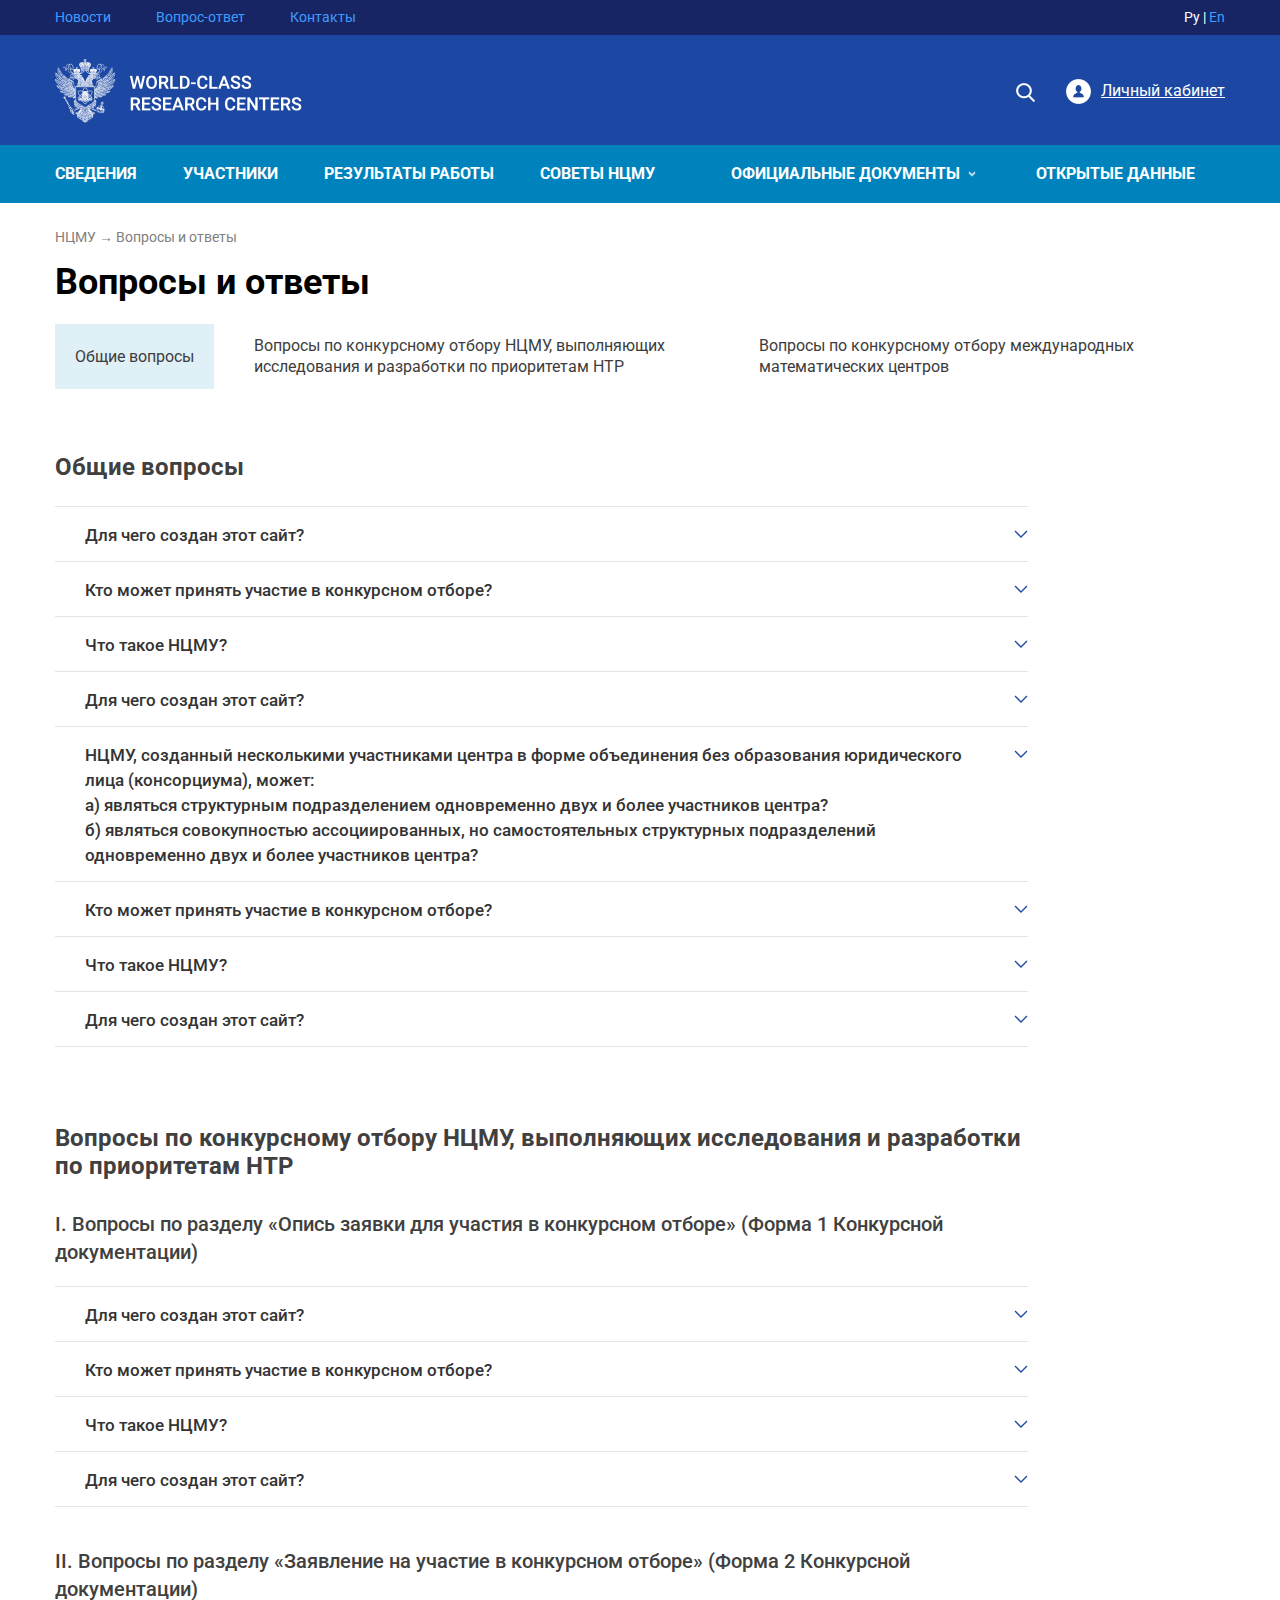
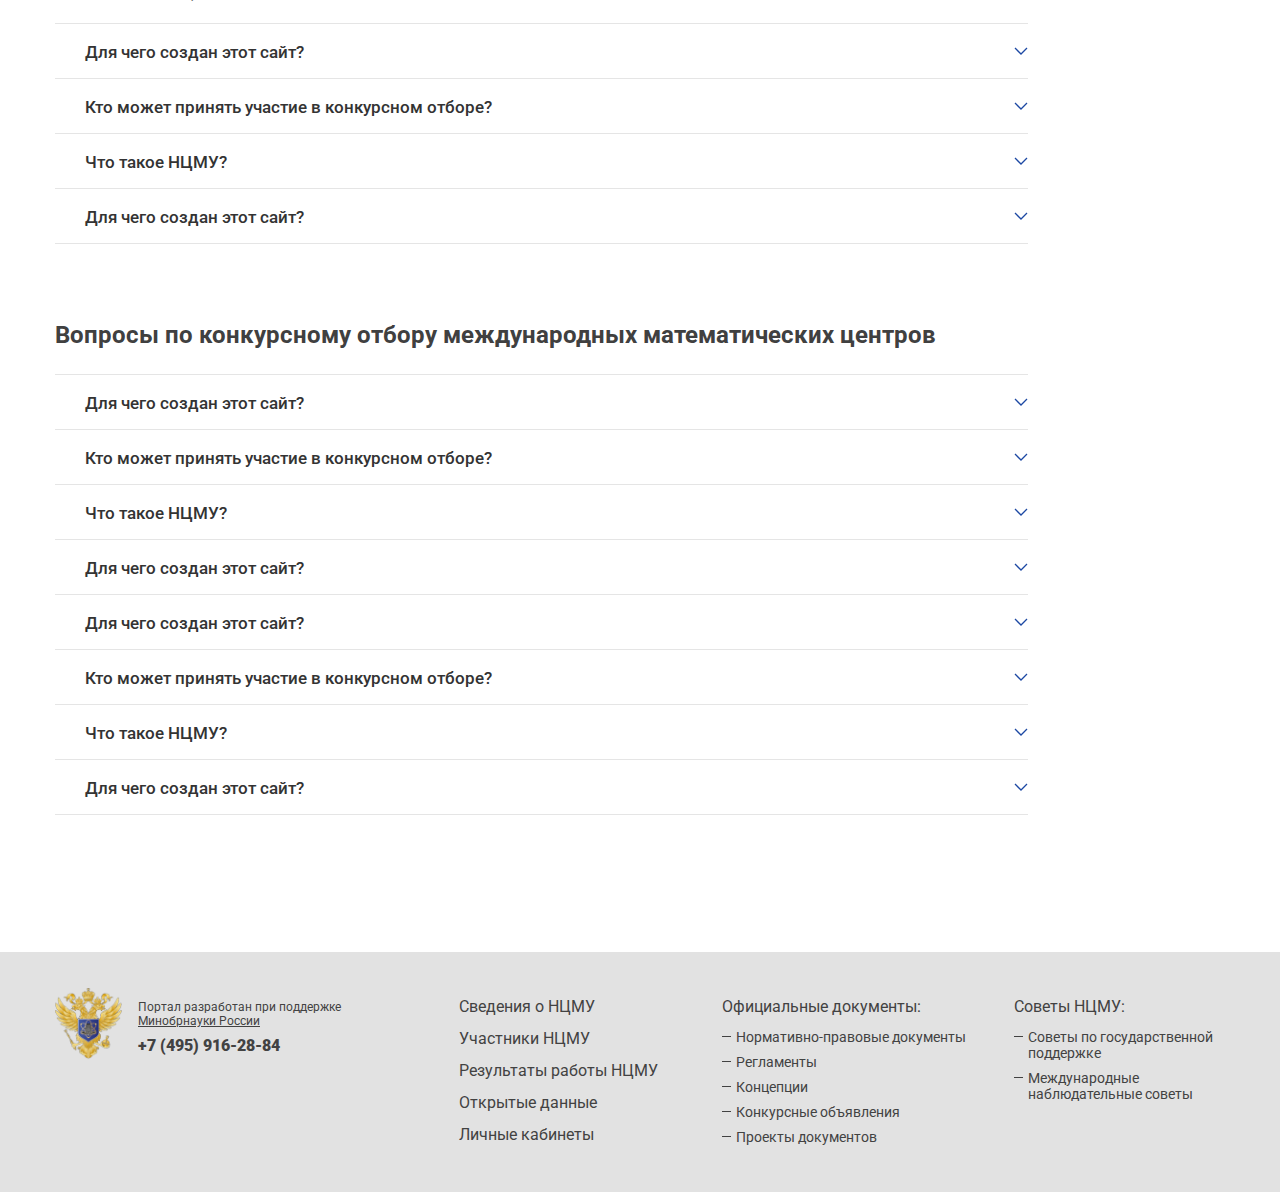
<file: faq.html>
<!doctype html>
<html lang="ru-RU">
<head>
	<meta http-equiv="Content-Type" content="text/html; charset=UTF-8" />
	<title>Шаблон</title>
	<meta name="viewport" content="width=device-width" />
	<link href="https://fonts.googleapis.com/css?family=Roboto:300,400,400i,500,700,700i,900&amp;subset=cyrillic,cyrillic-ext" rel="stylesheet">
	<link rel="stylesheet" href="style.css" type="text/css" media="screen" />
	<link rel="stylesheet" href="style980.css" media="screen and (max-width: 1210px)">
	<link rel="stylesheet" href="style760.css" media="screen and (max-width: 1020px)">
	<link rel="stylesheet" href="style480.css" media="screen and (max-width: 759px)">
</head>
<body>
<div class="wrap_h"><div class="wrap_in">
	<header>
        <div class="top-menu">
			<div class="wrap">
                <ul>
                    <li><a href="#">Новости</a></li>
                    <li><a href="#">Вопрос-ответ</a></li>
                    <li><a href="#">Контакты</a></li>
                </ul>
                <div class="top-menu-lang">Ру | <a href="#">En</a></div>
            </div>
        </div>
		<div class="top">
			<div class="wrap">
				<div class="logo"><a href="#"><img src="images/logo_eng.png" /></a></div>
				<span class="show_nav"><span></span></span>
				<div class="top_lk"><a href="#">Личный кабинет</a></div>
				<div class="top_search">
					<span class="show_search"></span>
					<div class="search">
						<form method="get" action="#">
							<div class="search_inp"><input type="text" value="" placeholder="Поиск" name="s" /></div>
							<div class="search_sub"><input type="submit" value="" /></div>
							<div class="clear"></div>
						</form>
					</div>
				</div>
				<div class="clear"></div>
			</div>
		</div>
		<div class="nav_top_bg">
			<div class="wrap">
				<nav class="nav_top">
					<ul>
						<li><a href="#">Сведения</a></li>
						<li><a href="#">Участники</a></li>
						<li><a href="#">Результаты работы</a></li>
						<li><a href="#">Советы нцму</a></li>
						<li class="sub_nav"><a href="#">Официальные документы</a>
							<div class="nav_top_sub">
								<div class="wrap">
									<ul>
										<li><a href="#">Нормативно-правовые документы</a></li>
										<li><a href="#">Регламенты</a></li>
										<li><a href="#">Концепции</a></li>
									</ul>
									<ul>
										<li class="active"><a href="#">Конкурсные объявления</a></li>
										<li><a href="#">Проекты документов</a></li>
									</ul>
									<div class="clear"></div>
								</div>
							</div>
						</li>
						<li><a href="#">Открытые данные</a></li>
					</ul>
					<ul class="nav_mob">
						<li class="nav_top_lk"><a href="#">Личный кабинет</a></li>
						<li><a href="#">Поиск</a></li>
					</ul>
				</nav>
			</div>
		</div>
	</header>
	<div class="wrap">
		<section id="content">
            <div class="bread"><a href="/" title="НЦМУ" >НЦМУ</a> <span>&rarr;</span> Вопросы и ответы</div>
            <div class="back-mobile"><a href="/"><span><svg width="14" height="23" viewBox="0 0 14 23" fill="none" xmlns="http://www.w3.org/2000/svg"><path fill-rule="evenodd" clip-rule="evenodd" d="M3.47177 11.5L14 21.1343L12.5323 23L-5.02681e-07 11.5L12.5323 -5.47802e-07L14 1.86569L3.47177 11.5Z" /></svg></span>НЦМУ</a></div>

            <h1>Вопросы и ответы</h1>

            <!-- faq -->
            <div class="faq">
                <div class="faq-menu">
                    <div class="faq-menu-inner">
                        <a href="#faq1" class="faq-menu-item active">Общие вопросы</a>
                        <a href="#faq2" class="faq-menu-item">Вопросы по конкурсному отбору НЦМУ, выполняющих  исследования и разработки по приоритетам НТР</a>
                        <a href="#faq3" class="faq-menu-item">Вопросы по конкурсному отбору международных математических центров</a>
                    </div>
                </div>

                <!-- faq group -->
                <div class="faq-group" id="faq1">
                    <div class="faq-group-title">Общие вопросы</div>
                    <div class="faq-group-container">
                        <div class="faq-list">
                            <div class="faq-item">
                                <div class="faq-item-title">Для чего создан этот сайт?</div>
                                <div class="faq-item-text">Выписка из Единого государственного реестра юридических лиц участников центра (или организации, на базе которой создан центр), полученную не ранее 6 месяцев до дня размещения Министерством науки и высшего образования Российской Федерации на своем официальном сайте объявления о проведении конкурсного отбора или заверенная в установленном законодательством Российской Федерации порядке копия такой выписки</div>
                            </div>
                            <div class="faq-item">
                                <div class="faq-item-title">Кто может принять участие в конкурсном отборе?</div>
                                <div class="faq-item-text">Выписка из Единого государственного реестра юридических лиц участников центра (или организации, на базе которой создан центр), полученную не ранее 6 месяцев до дня размещения Министерством науки и высшего образования Российской Федерации на своем официальном сайте объявления о проведении конкурсного отбора или заверенная в установленном законодательством Российской Федерации порядке копия такой выписки</div>
                            </div>
                            <div class="faq-item">
                                <div class="faq-item-title">Что такое НЦМУ?</div>
                                <div class="faq-item-text">Выписка из Единого государственного реестра юридических лиц участников центра (или организации, на базе которой создан центр), полученную не ранее 6 месяцев до дня размещения Министерством науки и высшего образования Российской Федерации на своем официальном сайте объявления о проведении конкурсного отбора или заверенная в установленном законодательством Российской Федерации порядке копия такой выписки</div>
                            </div>
                            <div class="faq-item">
                                <div class="faq-item-title">Для чего создан этот сайт?</div>
                                <div class="faq-item-text">Выписка из Единого государственного реестра юридических лиц участников центра (или организации, на базе которой создан центр), полученную не ранее 6 месяцев до дня размещения Министерством науки и высшего образования Российской Федерации на своем официальном сайте объявления о проведении конкурсного отбора или заверенная в установленном законодательством Российской Федерации порядке копия такой выписки</div>
                            </div>
                            <div class="faq-item">
                                <div class="faq-item-title">НЦМУ, созданный несколькими участниками центра в форме объединения без образования юридического лица (консорциума), может:<br /> а) являться структурным подразделением одновременно двух и более участников центра?<br /> б) являться совокупностью ассоциированных, но самостоятельных структурных подразделений одновременно двух и более участников центра?</div>
                                <div class="faq-item-text">Выписка из Единого государственного реестра юридических лиц участников центра (или организации, на базе которой создан центр), полученную не ранее 6 месяцев до дня размещения Министерством науки и высшего образования Российской Федерации на своем официальном сайте объявления о проведении конкурсного отбора или заверенная в установленном законодательством Российской Федерации порядке копия такой выписки</div>
                            </div>
                            <div class="faq-item">
                                <div class="faq-item-title">Кто может принять участие в конкурсном отборе?</div>
                                <div class="faq-item-text">Выписка из Единого государственного реестра юридических лиц участников центра (или организации, на базе которой создан центр), полученную не ранее 6 месяцев до дня размещения Министерством науки и высшего образования Российской Федерации на своем официальном сайте объявления о проведении конкурсного отбора или заверенная в установленном законодательством Российской Федерации порядке копия такой выписки</div>
                            </div>
                            <div class="faq-item">
                                <div class="faq-item-title">Что такое НЦМУ?</div>
                                <div class="faq-item-text">Выписка из Единого государственного реестра юридических лиц участников центра (или организации, на базе которой создан центр), полученную не ранее 6 месяцев до дня размещения Министерством науки и высшего образования Российской Федерации на своем официальном сайте объявления о проведении конкурсного отбора или заверенная в установленном законодательством Российской Федерации порядке копия такой выписки</div>
                            </div>
                            <div class="faq-item">
                                <div class="faq-item-title">Для чего создан этот сайт?</div>
                                <div class="faq-item-text">Выписка из Единого государственного реестра юридических лиц участников центра (или организации, на базе которой создан центр), полученную не ранее 6 месяцев до дня размещения Министерством науки и высшего образования Российской Федерации на своем официальном сайте объявления о проведении конкурсного отбора или заверенная в установленном законодательством Российской Федерации порядке копия такой выписки</div>
                            </div>
                        </div>
                    </div>
                </div>
                <!-- faq group END -->

                <!-- faq group -->
                <div class="faq-group" id="faq2">
                    <div class="faq-group-title">Вопросы по конкурсному отбору НЦМУ, выполняющих  исследования и разработки по приоритетам НТР</div>
                    <div class="faq-group-container">
                        <div class="faq-list-group">I. Вопросы по разделу «Опись заявки для участия в конкурсном отборе» (Форма 1 Конкурсной документации)</div>
                        <div class="faq-list">
                            <div class="faq-item">
                                <div class="faq-item-title">Для чего создан этот сайт?</div>
                                <div class="faq-item-text">Выписка из Единого государственного реестра юридических лиц участников центра (или организации, на базе которой создан центр), полученную не ранее 6 месяцев до дня размещения Министерством науки и высшего образования Российской Федерации на своем официальном сайте объявления о проведении конкурсного отбора или заверенная в установленном законодательством Российской Федерации порядке копия такой выписки</div>
                            </div>
                            <div class="faq-item">
                                <div class="faq-item-title">Кто может принять участие в конкурсном отборе?</div>
                                <div class="faq-item-text">Выписка из Единого государственного реестра юридических лиц участников центра (или организации, на базе которой создан центр), полученную не ранее 6 месяцев до дня размещения Министерством науки и высшего образования Российской Федерации на своем официальном сайте объявления о проведении конкурсного отбора или заверенная в установленном законодательством Российской Федерации порядке копия такой выписки</div>
                            </div>
                            <div class="faq-item">
                                <div class="faq-item-title">Что такое НЦМУ?</div>
                                <div class="faq-item-text">Выписка из Единого государственного реестра юридических лиц участников центра (или организации, на базе которой создан центр), полученную не ранее 6 месяцев до дня размещения Министерством науки и высшего образования Российской Федерации на своем официальном сайте объявления о проведении конкурсного отбора или заверенная в установленном законодательством Российской Федерации порядке копия такой выписки</div>
                            </div>
                            <div class="faq-item">
                                <div class="faq-item-title">Для чего создан этот сайт?</div>
                                <div class="faq-item-text">Выписка из Единого государственного реестра юридических лиц участников центра (или организации, на базе которой создан центр), полученную не ранее 6 месяцев до дня размещения Министерством науки и высшего образования Российской Федерации на своем официальном сайте объявления о проведении конкурсного отбора или заверенная в установленном законодательством Российской Федерации порядке копия такой выписки</div>
                            </div>
                        </div>
                        <div class="faq-list-group">II. Вопросы по разделу «Заявление на участие в конкурсном отборе» (Форма 2 Конкурсной документации)</div>
                        <div class="faq-list">
                            <div class="faq-item">
                                <div class="faq-item-title">Для чего создан этот сайт?</div>
                                <div class="faq-item-text">Выписка из Единого государственного реестра юридических лиц участников центра (или организации, на базе которой создан центр), полученную не ранее 6 месяцев до дня размещения Министерством науки и высшего образования Российской Федерации на своем официальном сайте объявления о проведении конкурсного отбора или заверенная в установленном законодательством Российской Федерации порядке копия такой выписки</div>
                            </div>
                            <div class="faq-item">
                                <div class="faq-item-title">Кто может принять участие в конкурсном отборе?</div>
                                <div class="faq-item-text">Выписка из Единого государственного реестра юридических лиц участников центра (или организации, на базе которой создан центр), полученную не ранее 6 месяцев до дня размещения Министерством науки и высшего образования Российской Федерации на своем официальном сайте объявления о проведении конкурсного отбора или заверенная в установленном законодательством Российской Федерации порядке копия такой выписки</div>
                            </div>
                            <div class="faq-item">
                                <div class="faq-item-title">Что такое НЦМУ?</div>
                                <div class="faq-item-text">Выписка из Единого государственного реестра юридических лиц участников центра (или организации, на базе которой создан центр), полученную не ранее 6 месяцев до дня размещения Министерством науки и высшего образования Российской Федерации на своем официальном сайте объявления о проведении конкурсного отбора или заверенная в установленном законодательством Российской Федерации порядке копия такой выписки</div>
                            </div>
                            <div class="faq-item">
                                <div class="faq-item-title">Для чего создан этот сайт?</div>
                                <div class="faq-item-text">Выписка из Единого государственного реестра юридических лиц участников центра (или организации, на базе которой создан центр), полученную не ранее 6 месяцев до дня размещения Министерством науки и высшего образования Российской Федерации на своем официальном сайте объявления о проведении конкурсного отбора или заверенная в установленном законодательством Российской Федерации порядке копия такой выписки</div>
                            </div>
                        </div>
                    </div>
                </div>
                <!-- faq group END -->

                <!-- faq group -->
                <div class="faq-group" id="faq3">
                    <div class="faq-group-title">Вопросы по конкурсному отбору международных математических центров</div>
                    <div class="faq-group-container">
                        <div class="faq-list">
                            <div class="faq-item">
                                <div class="faq-item-title">Для чего создан этот сайт?</div>
                                <div class="faq-item-text">Выписка из Единого государственного реестра юридических лиц участников центра (или организации, на базе которой создан центр), полученную не ранее 6 месяцев до дня размещения Министерством науки и высшего образования Российской Федерации на своем официальном сайте объявления о проведении конкурсного отбора или заверенная в установленном законодательством Российской Федерации порядке копия такой выписки</div>
                            </div>
                            <div class="faq-item">
                                <div class="faq-item-title">Кто может принять участие в конкурсном отборе?</div>
                                <div class="faq-item-text">Выписка из Единого государственного реестра юридических лиц участников центра (или организации, на базе которой создан центр), полученную не ранее 6 месяцев до дня размещения Министерством науки и высшего образования Российской Федерации на своем официальном сайте объявления о проведении конкурсного отбора или заверенная в установленном законодательством Российской Федерации порядке копия такой выписки</div>
                            </div>
                            <div class="faq-item">
                                <div class="faq-item-title">Что такое НЦМУ?</div>
                                <div class="faq-item-text">Выписка из Единого государственного реестра юридических лиц участников центра (или организации, на базе которой создан центр), полученную не ранее 6 месяцев до дня размещения Министерством науки и высшего образования Российской Федерации на своем официальном сайте объявления о проведении конкурсного отбора или заверенная в установленном законодательством Российской Федерации порядке копия такой выписки</div>
                            </div>
                            <div class="faq-item">
                                <div class="faq-item-title">Для чего создан этот сайт?</div>
                                <div class="faq-item-text">Выписка из Единого государственного реестра юридических лиц участников центра (или организации, на базе которой создан центр), полученную не ранее 6 месяцев до дня размещения Министерством науки и высшего образования Российской Федерации на своем официальном сайте объявления о проведении конкурсного отбора или заверенная в установленном законодательством Российской Федерации порядке копия такой выписки</div>
                            </div>
                            <div class="faq-item">
                                <div class="faq-item-title">Для чего создан этот сайт?</div>
                                <div class="faq-item-text">Выписка из Единого государственного реестра юридических лиц участников центра (или организации, на базе которой создан центр), полученную не ранее 6 месяцев до дня размещения Министерством науки и высшего образования Российской Федерации на своем официальном сайте объявления о проведении конкурсного отбора или заверенная в установленном законодательством Российской Федерации порядке копия такой выписки</div>
                            </div>
                            <div class="faq-item">
                                <div class="faq-item-title">Кто может принять участие в конкурсном отборе?</div>
                                <div class="faq-item-text">Выписка из Единого государственного реестра юридических лиц участников центра (или организации, на базе которой создан центр), полученную не ранее 6 месяцев до дня размещения Министерством науки и высшего образования Российской Федерации на своем официальном сайте объявления о проведении конкурсного отбора или заверенная в установленном законодательством Российской Федерации порядке копия такой выписки</div>
                            </div>
                            <div class="faq-item">
                                <div class="faq-item-title">Что такое НЦМУ?</div>
                                <div class="faq-item-text">Выписка из Единого государственного реестра юридических лиц участников центра (или организации, на базе которой создан центр), полученную не ранее 6 месяцев до дня размещения Министерством науки и высшего образования Российской Федерации на своем официальном сайте объявления о проведении конкурсного отбора или заверенная в установленном законодательством Российской Федерации порядке копия такой выписки</div>
                            </div>
                            <div class="faq-item">
                                <div class="faq-item-title">Для чего создан этот сайт?</div>
                                <div class="faq-item-text">Выписка из Единого государственного реестра юридических лиц участников центра (или организации, на базе которой создан центр), полученную не ранее 6 месяцев до дня размещения Министерством науки и высшего образования Российской Федерации на своем официальном сайте объявления о проведении конкурсного отбора или заверенная в установленном законодательством Российской Федерации порядке копия такой выписки</div>
                            </div>
                        </div>
                    </div>
                </div>
                <!-- faq group END -->

            </div>
            <!-- faq END -->
            
            <a href="#" class="up-link"></a>

		</section>
	</div>
</div></div>
<footer>
	<div class="wrap">
		<div class="logo_bot"><img src="images/gerb.png" /></div>
		<div class="copy">
			Портал разработан при поддержке <a href="#">Минобрнауки России</a>
			<div class="bot_tel"><a href="tel:+74959162884">+7 (495) 916-28-84</a></div>
		</div>
		<span class="show_bot_nav"><span></span></span>
		<div class="clear show760"></div>
		<nav class="nav_bot">
			<ul>
				<li><a href="#">Сведения о НЦМУ</a></li>
				<li><a href="#">Участники НЦМУ</a></li>
				<li><a href="#">Результаты работы НЦМУ</a></li>
				<li><a href="#">Открытые данные</a></li>
				<li><a href="#">Личные кабинеты</a></li>
			</ul>
		</nav>
		<nav class="nav_bot nav_bot2">
			<div class="nav_bot_t">Официальные документы:</div>
			<ul>
				<li><a href="#">Нормативно-правовые документы</a></li>
				<li><a href="#">Регламенты</a></li>
				<li><a href="#">Концепции</a></li>
				<li><a href="#">Конкурсные объявления</a></li>
				<li><a href="#">Проекты документов</a></li>
			</ul>
		</nav>
		<nav class="nav_bot nav_bot3">
			<div class="nav_bot_t">Советы НЦМУ:</div>
			<ul>
				<li><a href="#">Советы по государственной поддержке</a></li>
				<li><a href="#">Международные наблюдательные советы</a></li>
			</ul>
		</nav>
		<div class="clear"></div>
	</div>
</footer>

	<!--[if lt IE 9]><script src="js/html5.js"></script><![endif]-->

	<script type="text/javascript" src="js/jquery-1.12.4.min.js"></script>
	<script type="text/javascript" src="js/jquery-migrate-1.4.1.min.js"></script>

	<script type="text/javascript" src="js/fancybox/jquery.mousewheel-3.0.6.pack.js"></script>
	<script type="text/javascript" src="js/fancybox/jquery.fancybox.js?v=2.1.3"></script>
	<link rel="stylesheet" type="text/css" href="js/fancybox/jquery.fancybox.css?v=2.1.2" media="screen" />
	<link rel="stylesheet" type="text/css" href="js/fancybox/jquery.fancybox-buttons.css?v=1.0.5" />
	<script type="text/javascript" src="js/fancybox/jquery.fancybox-buttons.js?v=1.0.5"></script>
	<link rel="stylesheet" type="text/css" href="js/fancybox/jquery.fancybox-thumbs.css?v=1.0.7" />
	<script type="text/javascript" src="js/fancybox/jquery.fancybox-thumbs.js?v=1.0.7"></script>
	<script type="text/javascript" src="js/fancybox/jquery.fancybox-media.js?v=1.0.5"></script>

	<script type="text/javascript" src="js/jquery.formstyler.min.js"></script>
	<link rel="stylesheet" type="text/css" href="js/jquery.formstyler.css" />
	<link rel="stylesheet" type="text/css" href="js/jquery.formstyler.theme.css" />

	<script type="text/javascript" src="js/slick.min.js"></script>
	<link rel="stylesheet" type="text/css" href="js/slick.css" />

	<script type="text/javascript" src="js/jquery.validate.min.js"></script>
	<script type="text/javascript" src="js/messages_ru.min.js"></script>

	<link rel="stylesheet" type="text/css" href="js/jquery.fileupload.css" media="screen" />
	<script type="text/javascript" src="js/jquery.ui.widget.js"></script>
	<script type="text/javascript" src="js/jquery.iframe-transport.js"></script>
	<script type="text/javascript" src="js/jquery.fileupload.js"></script>

	<script type="text/javascript" src="js/jquery.inputmask.min.js"></script>

	<script type="text/javascript" src="js/custom.js"></script>

</body>
</html>
</file>
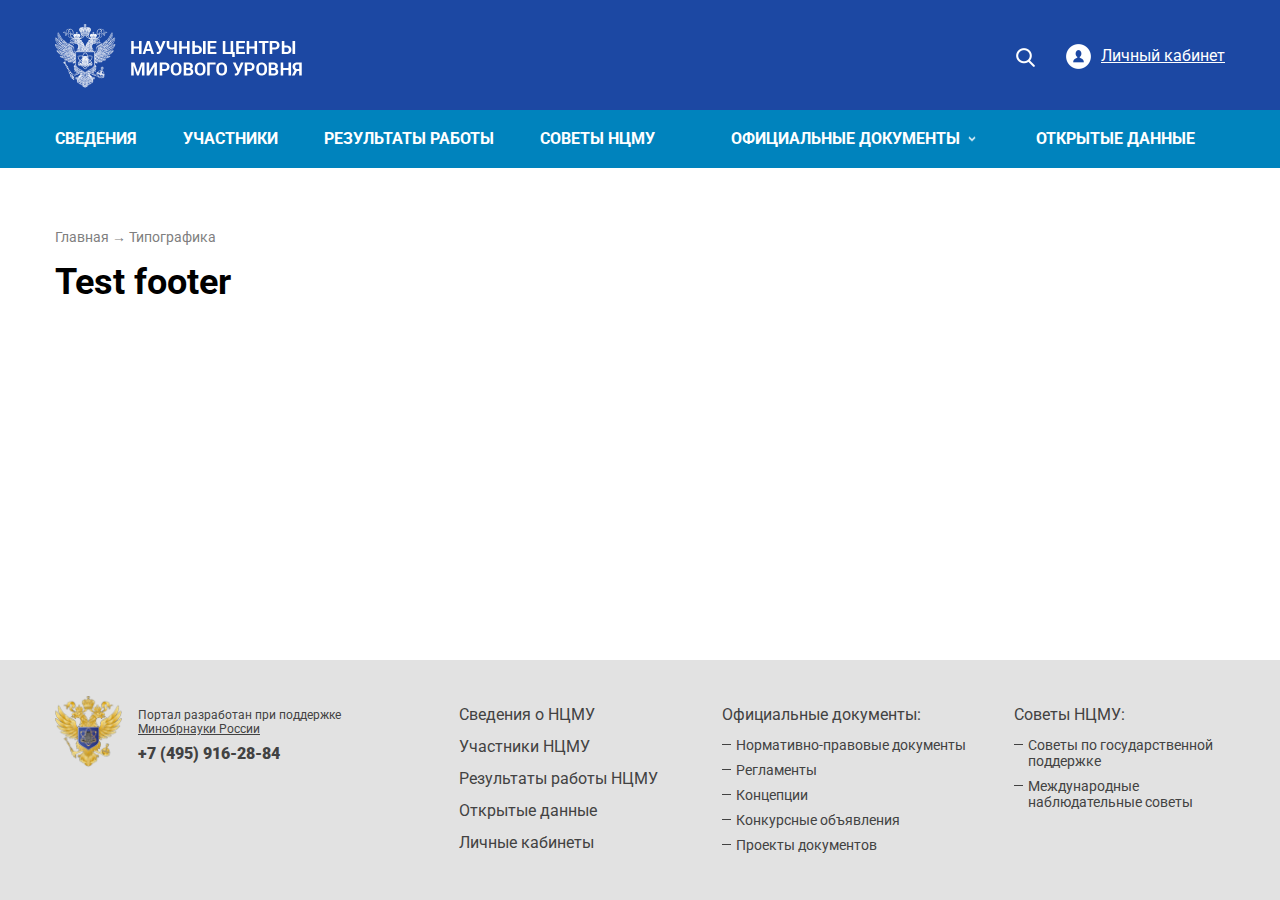
<file: footer.html>
<!doctype html>
<html lang="ru-RU">
<head>
	<meta http-equiv="Content-Type" content="text/html; charset=UTF-8" />
	<title>Шаблон</title>
	<meta name="viewport" content="width=device-width" />
	<link href="https://fonts.googleapis.com/css?family=Roboto:400,400i,700,700i,900&amp;subset=cyrillic,cyrillic-ext" rel="stylesheet">
	<link rel="stylesheet" href="style.css" type="text/css" media="screen" />
	<link rel="stylesheet" href="style980.css" media="screen and (max-width: 1210px)">
	<link rel="stylesheet" href="style760.css" media="screen and (max-width: 1020px)">
	<link rel="stylesheet" href="style480.css" media="screen and (max-width: 759px)">
</head>
<body>
<div class="wrap_h"><div class="wrap_in">
	<header>
		<div class="top">
			<div class="wrap">
				<div class="logo"><a href="#"><img src="images/logo.png" /></a></div>
				<span class="show_nav"><span></span></span>
				<div class="top_lk"><a href="#">Личный кабинет</a></div>
				<div class="top_search">
					<span class="show_search"></span>
					<div class="search">
						<form method="get" action="#">
							<div class="search_inp"><input type="text" value="" placeholder="Поиск" name="s" /></div>
							<div class="search_sub"><input type="submit" value="" /></div>
							<div class="clear"></div>
						</form>
					</div>
				</div>
				<div class="clear"></div>
			</div>
		</div>
		<div class="nav_top_bg">
			<div class="wrap">
				<nav class="nav_top">
					<ul>
						<li><a href="#">Сведения</a></li>
						<li><a href="#">Участники</a></li>
						<li><a href="#">Результаты работы</a></li>
						<li><a href="#">Советы нцму</a></li>
						<li class="sub_nav"><a href="#">Официальные документы</a>
							<div class="nav_top_sub">
								<div class="wrap">
									<ul>
										<li><a href="#">Нормативно-правовые документы</a></li>
										<li><a href="#">Регламенты</a></li>
										<li><a href="#">Концепции</a></li>
									</ul>
									<ul>
										<li><a href="#">Конкурсные объявления</a></li>
										<li><a href="#">Проекты документов</a></li>
									</ul>
									<div class="clear"></div>
								</div>
							</div>
						</li>
						<li><a href="#">Открытые данные</a></li>
					</ul>
					<ul class="nav_mob">
						<li class="nav_top_lk"><a href="#">Личный кабинет</a></li>
						<li><a href="#">Поиск</a></li>
					</ul>
				</nav>
			</div>
		</div>
	</header>
	<div class="wrap">
		<section id="content">
			<div class="bread"><a href="#">Главная</a> <span>→</span> Типографика</div>
			<h1>Test footer</h1>
		</section>
	</div>
</div></div>
<footer>
	<div class="wrap">
		<div class="logo_bot"><img src="images/gerb.png" /></div>
		<div class="copy">
			Портал разработан при поддержке <a href="#">Минобрнауки России</a>
			<div class="bot_tel"><a href="tel:+74959162884">+7 (495) 916-28-84</a></div>
		</div>
		<span class="show_bot_nav"><span></span></span>
		<div class="clear show760"></div>
		<nav class="nav_bot">
			<ul>
				<li><a href="#">Сведения о НЦМУ</a></li>
				<li><a href="#">Участники НЦМУ</a></li>
				<li><a href="#">Результаты работы НЦМУ</a></li>
				<li><a href="#">Открытые данные</a></li>
				<li><a href="#">Личные кабинеты</a></li>
			</ul>
		</nav>
		<nav class="nav_bot nav_bot2">
			<div class="nav_bot_t">Официальные документы:</div>
			<ul>
				<li><a href="#">Нормативно-правовые документы</a></li>
				<li><a href="#">Регламенты</a></li>
				<li><a href="#">Концепции</a></li>
				<li><a href="#">Конкурсные объявления</a></li>
				<li><a href="#">Проекты документов</a></li>
			</ul>
		</nav>
		<nav class="nav_bot nav_bot3">
			<div class="nav_bot_t">Советы НЦМУ:</div>
			<ul>
				<li><a href="#">Советы по государственной поддержке</a></li>
				<li><a href="#">Международные наблюдательные советы</a></li>
			</ul>
		</nav>
		<div class="clear"></div>
	</div>
</footer>

	<!--[if lt IE 9]><script src="js/html5.js"></script><![endif]-->

	<script type="text/javascript" src="js/jquery-1.12.4.min.js"></script>
	<script type="text/javascript" src="js/jquery-migrate-1.4.1.min.js"></script>

	<script type="text/javascript" src="js/fancybox/jquery.mousewheel-3.0.6.pack.js"></script>
	<script type="text/javascript" src="js/fancybox/jquery.fancybox.js?v=2.1.3"></script>
	<link rel="stylesheet" type="text/css" href="js/fancybox/jquery.fancybox.css?v=2.1.2" media="screen" />
	<link rel="stylesheet" type="text/css" href="js/fancybox/jquery.fancybox-buttons.css?v=1.0.5" />
	<script type="text/javascript" src="js/fancybox/jquery.fancybox-buttons.js?v=1.0.5"></script>
	<link rel="stylesheet" type="text/css" href="js/fancybox/jquery.fancybox-thumbs.css?v=1.0.7" />
	<script type="text/javascript" src="js/fancybox/jquery.fancybox-thumbs.js?v=1.0.7"></script>
	<script type="text/javascript" src="js/fancybox/jquery.fancybox-media.js?v=1.0.5"></script>

	<script type="text/javascript" src="js/jquery.formstyler.min.js"></script>
	<link rel="stylesheet" type="text/css" href="js/jquery.formstyler.css" />
	<link rel="stylesheet" type="text/css" href="js/jquery.formstyler.theme.css" />

	<script type="text/javascript" src="js/slick.min.js"></script>
	<link rel="stylesheet" type="text/css" href="js/slick.css" />

	<script type="text/javascript" src="js/jquery.validate.min.js"></script>
	<script type="text/javascript" src="js/messages_ru.min.js"></script>

	<link rel="stylesheet" type="text/css" href="js/jquery.fileupload.css" media="screen" />
	<script type="text/javascript" src="js/jquery.ui.widget.js"></script>
	<script type="text/javascript" src="js/jquery.iframe-transport.js"></script>
	<script type="text/javascript" src="js/jquery.fileupload.js"></script>

	<script type="text/javascript" src="js/jquery.inputmask.min.js"></script>

	<script type="text/javascript" src="js/custom.js"></script>

</body>
</html>
</file>
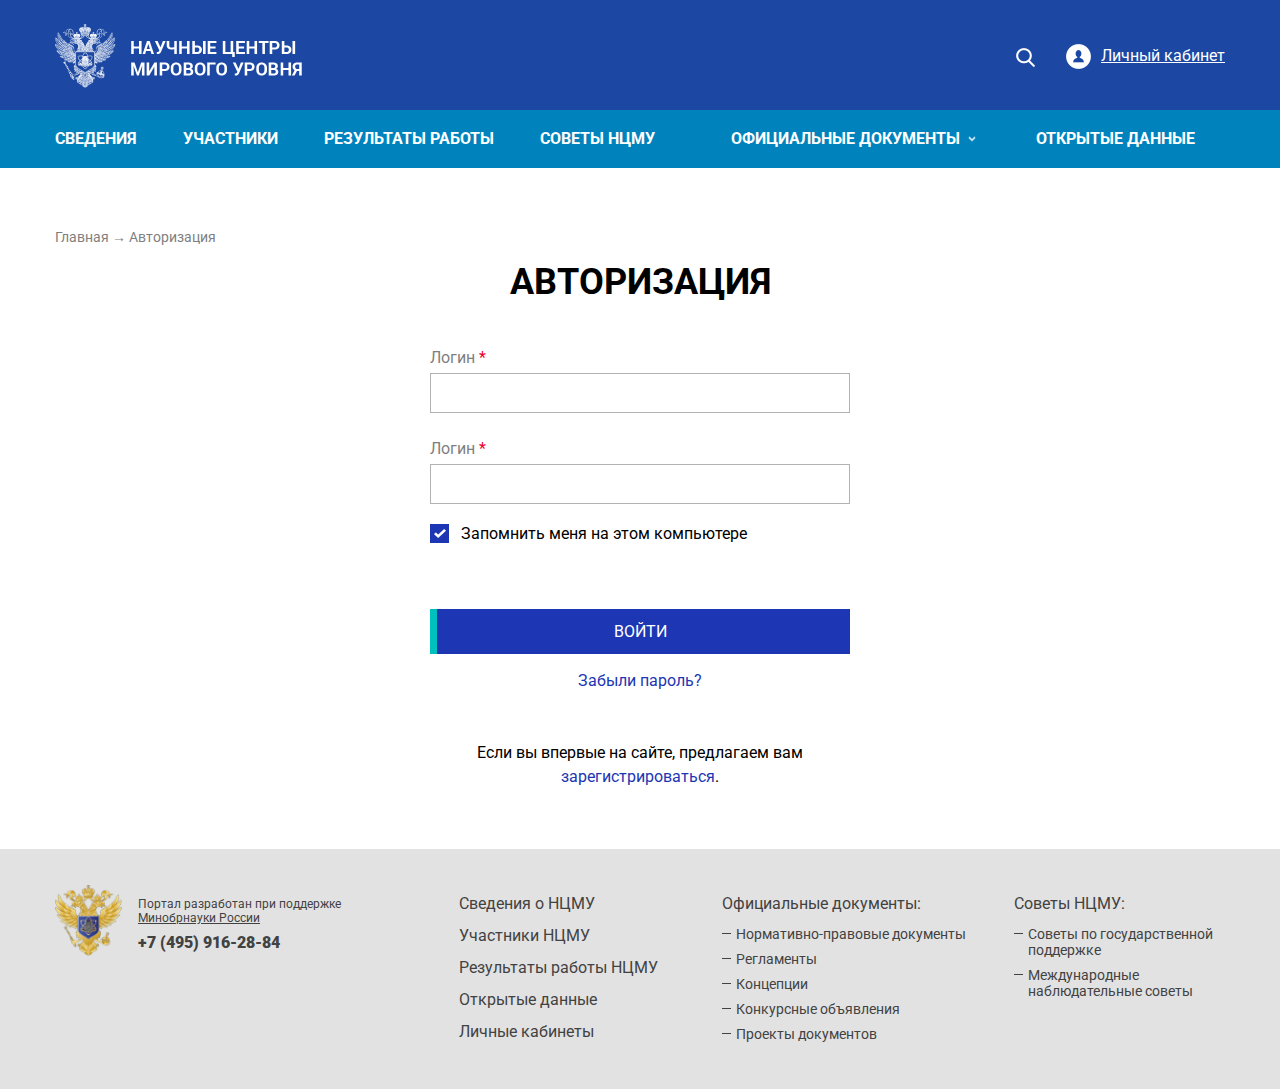
<file: login.html>
<!doctype html>
<html lang="ru-RU">
<head>
	<meta http-equiv="Content-Type" content="text/html; charset=UTF-8" />
	<title>Шаблон</title>
	<meta name="viewport" content="width=device-width" />
	<link href="https://fonts.googleapis.com/css?family=Roboto:400,400i,700,700i,900&amp;subset=cyrillic,cyrillic-ext" rel="stylesheet">
	<link rel="stylesheet" href="style.css" type="text/css" media="screen" />
	<link rel="stylesheet" href="style980.css" media="screen and (max-width: 1210px)">
	<link rel="stylesheet" href="style760.css" media="screen and (max-width: 1020px)">
	<link rel="stylesheet" href="style480.css" media="screen and (max-width: 759px)">
</head>
<body>
<div class="wrap_h"><div class="wrap_in">
	<header>
		<div class="top">
			<div class="wrap">
				<div class="logo"><a href="#"><img src="images/logo.png" /></a></div>
				<span class="show_nav"><span></span></span>
				<div class="top_lk"><a href="#">Личный кабинет</a></div>
				<div class="top_search">
					<span class="show_search"></span>
					<div class="search">
						<form method="get" action="#">
							<div class="search_inp"><input type="text" value="" placeholder="Поиск" name="s" /></div>
							<div class="search_sub"><input type="submit" value="" /></div>
							<div class="clear"></div>
						</form>
					</div>
				</div>
				<div class="clear"></div>
			</div>
		</div>
		<div class="nav_top_bg">
			<div class="wrap">
				<nav class="nav_top">
					<ul>
						<li><a href="#">Сведения</a></li>
						<li><a href="#">Участники</a></li>
						<li><a href="#">Результаты работы</a></li>
						<li><a href="#">Советы нцму</a></li>
						<li class="sub_nav"><a href="#">Официальные документы</a>
							<div class="nav_top_sub">
								<div class="wrap">
									<ul>
										<li><a href="#">Нормативно-правовые документы</a></li>
										<li><a href="#">Регламенты</a></li>
										<li><a href="#">Концепции</a></li>
									</ul>
									<ul>
										<li class="active"><a href="#">Конкурсные объявления</a></li>
										<li><a href="#">Проекты документов</a></li>
									</ul>
									<div class="clear"></div>
								</div>
							</div>
						</li>
						<li><a href="#">Открытые данные</a></li>
					</ul>
					<ul class="nav_mob">
						<li class="nav_top_lk"><a href="#">Личный кабинет</a></li>
						<li><a href="#">Поиск</a></li>
					</ul>
				</nav>
			</div>
		</div>
	</header>
	<div class="wrap">
		<section id="content">
			<div class="bread"><a href="#">Главная</a> <span>→</span> Авторизация</div>
			<div class="login_form">
				<form>
					<h1>Авторизация</h1>
					<div class="login_form_line">
						<label class="lab">Логин <span class="req">*</span></label>
						<input class="inp required" type="text" value="" name="login"/>
					</div>
					<div class="login_form_line">
						<label class="lab">Логин <span class="req">*</span></label>
						<input class="inp required" type="text" value="" name="login"/>
					</div>
					<div class="login_form_cb"><label for="chec1"><input type="checkbox" id="chec1" name="chec" value="1" checked /> Запомнить меня на этом компьютере</label></div>
                    <script src="https://www.google.com/recaptcha/api.js" async defer></script>
                    <div class="login_form_line">
                        <div class="g-recaptcha" data-sitekey="6Ldk5DMUAAAAALWRTOM96EQI_0OApr59RQHoMirA"></div>
                    </div>
					<div class="login_form_sub"><input class="btn btn_sm" type="submit" value="Войти" /></div>
					<div class="login_form_zp"><a href="#">Забыли пароль?</a></div>
					<div class="login_form_reg">Если вы впервые на сайте, предлагаем вам <a href="#">зарегистрироваться</a>.</div>
				</form>
			</div>
		</section>
	</div>
</div></div>
<footer>
	<div class="wrap">
		<div class="logo_bot"><img src="images/gerb.png" /></div>
		<div class="copy">
			Портал разработан при поддержке <a href="#">Минобрнауки России</a>
			<div class="bot_tel"><a href="tel:+74959162884">+7 (495) 916-28-84</a></div>
		</div>
		<span class="show_bot_nav"><span></span></span>
		<div class="clear show760"></div>
		<nav class="nav_bot">
			<ul>
				<li><a href="#">Сведения о НЦМУ</a></li>
				<li><a href="#">Участники НЦМУ</a></li>
				<li><a href="#">Результаты работы НЦМУ</a></li>
				<li><a href="#">Открытые данные</a></li>
				<li><a href="#">Личные кабинеты</a></li>
			</ul>
		</nav>
		<nav class="nav_bot nav_bot2">
			<div class="nav_bot_t">Официальные документы:</div>
			<ul>
				<li><a href="#">Нормативно-правовые документы</a></li>
				<li><a href="#">Регламенты</a></li>
				<li><a href="#">Концепции</a></li>
				<li><a href="#">Конкурсные объявления</a></li>
				<li><a href="#">Проекты документов</a></li>
			</ul>
		</nav>
		<nav class="nav_bot nav_bot3">
			<div class="nav_bot_t">Советы НЦМУ:</div>
			<ul>
				<li><a href="#">Советы по государственной поддержке</a></li>
				<li><a href="#">Международные наблюдательные советы</a></li>
			</ul>
		</nav>
		<div class="clear"></div>
	</div>
</footer>

	<!--[if lt IE 9]><script src="js/html5.js"></script><![endif]-->

	<script type="text/javascript" src="js/jquery-1.12.4.min.js"></script>
	<script type="text/javascript" src="js/jquery-migrate-1.4.1.min.js"></script>

	<script type="text/javascript" src="js/fancybox/jquery.mousewheel-3.0.6.pack.js"></script>
	<script type="text/javascript" src="js/fancybox/jquery.fancybox.js?v=2.1.3"></script>
	<link rel="stylesheet" type="text/css" href="js/fancybox/jquery.fancybox.css?v=2.1.2" media="screen" />
	<link rel="stylesheet" type="text/css" href="js/fancybox/jquery.fancybox-buttons.css?v=1.0.5" />
	<script type="text/javascript" src="js/fancybox/jquery.fancybox-buttons.js?v=1.0.5"></script>
	<link rel="stylesheet" type="text/css" href="js/fancybox/jquery.fancybox-thumbs.css?v=1.0.7" />
	<script type="text/javascript" src="js/fancybox/jquery.fancybox-thumbs.js?v=1.0.7"></script>
	<script type="text/javascript" src="js/fancybox/jquery.fancybox-media.js?v=1.0.5"></script>

	<script type="text/javascript" src="js/jquery.formstyler.min.js"></script>
	<link rel="stylesheet" type="text/css" href="js/jquery.formstyler.css" />
	<link rel="stylesheet" type="text/css" href="js/jquery.formstyler.theme.css" />

	<script type="text/javascript" src="js/slick.min.js"></script>
	<link rel="stylesheet" type="text/css" href="js/slick.css" />

	<script type="text/javascript" src="js/jquery.validate.min.js"></script>
	<script type="text/javascript" src="js/messages_ru.min.js"></script>

	<link rel="stylesheet" type="text/css" href="js/jquery.fileupload.css" media="screen" />
	<script type="text/javascript" src="js/jquery.ui.widget.js"></script>
	<script type="text/javascript" src="js/jquery.iframe-transport.js"></script>
	<script type="text/javascript" src="js/jquery.fileupload.js"></script>

	<script type="text/javascript" src="js/jquery.inputmask.min.js"></script>

	<script type="text/javascript" src="js/custom.js"></script>

</body>
</html>
</file>
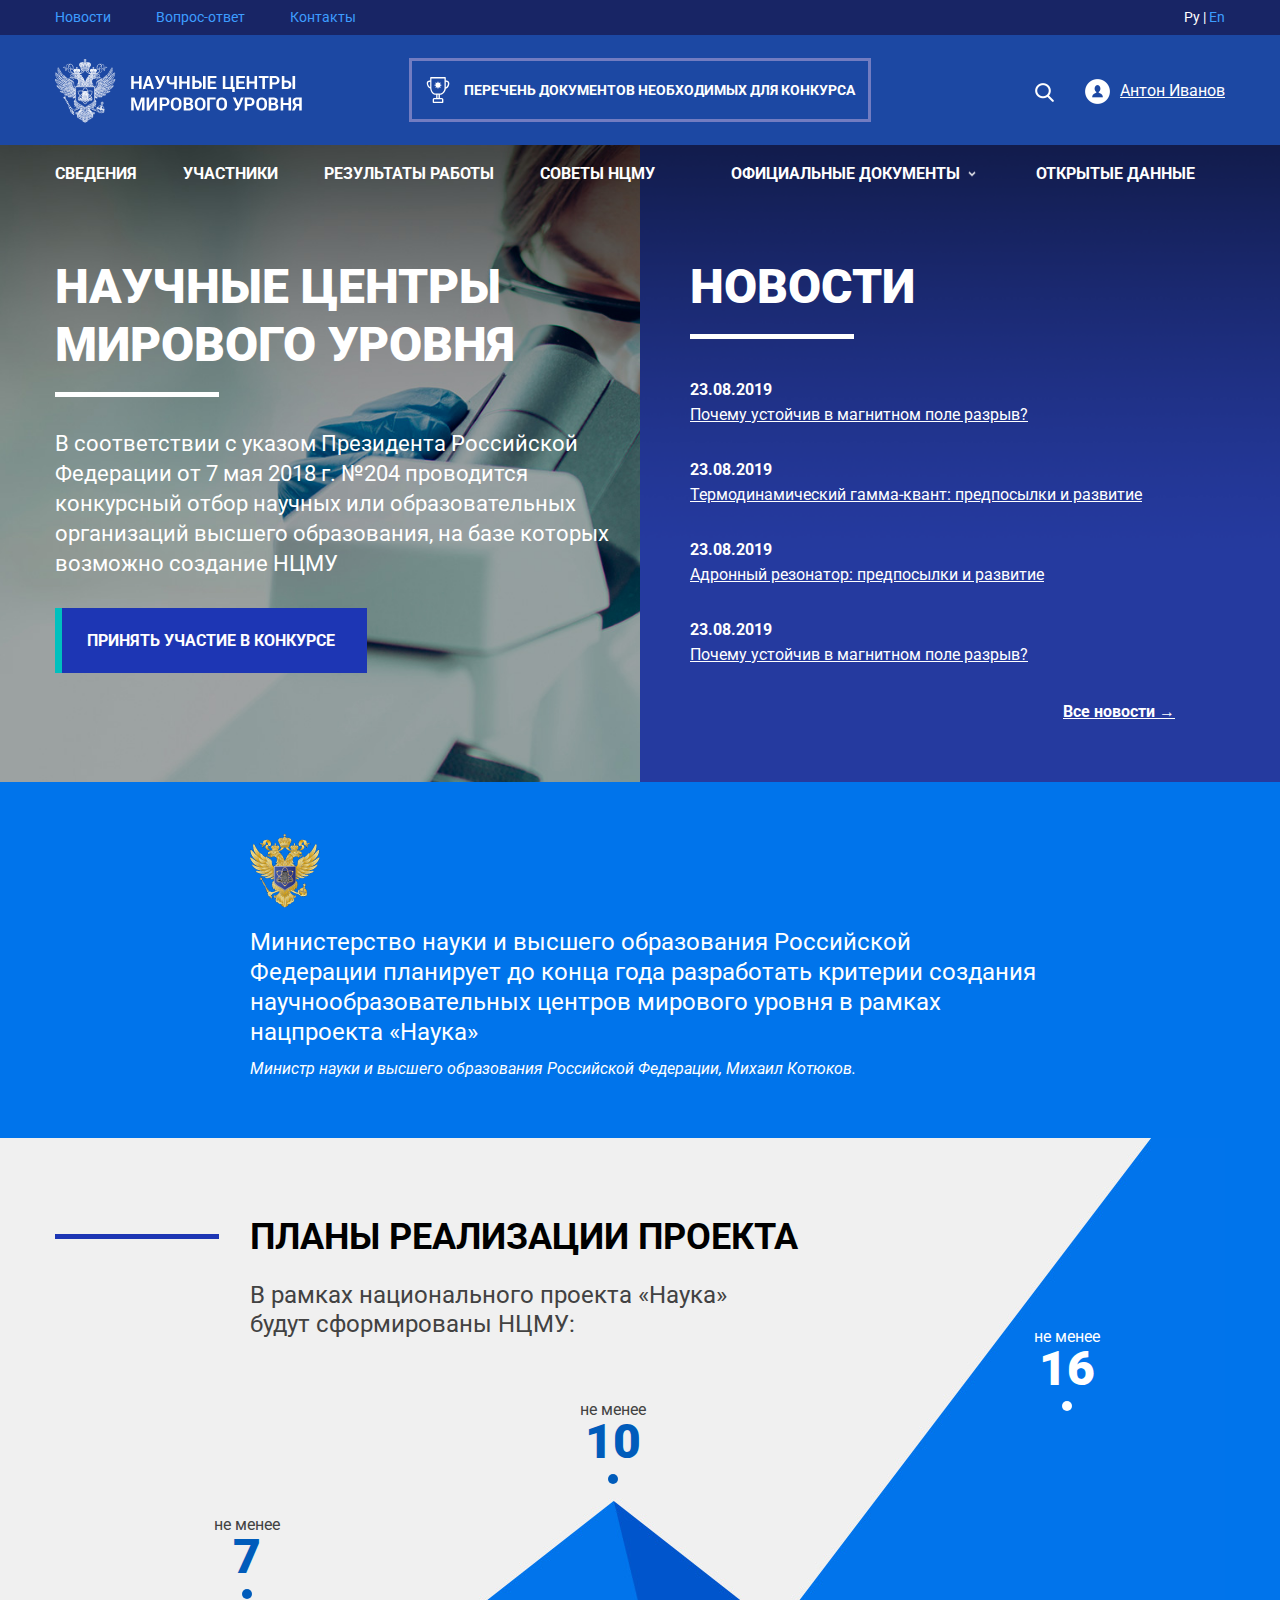
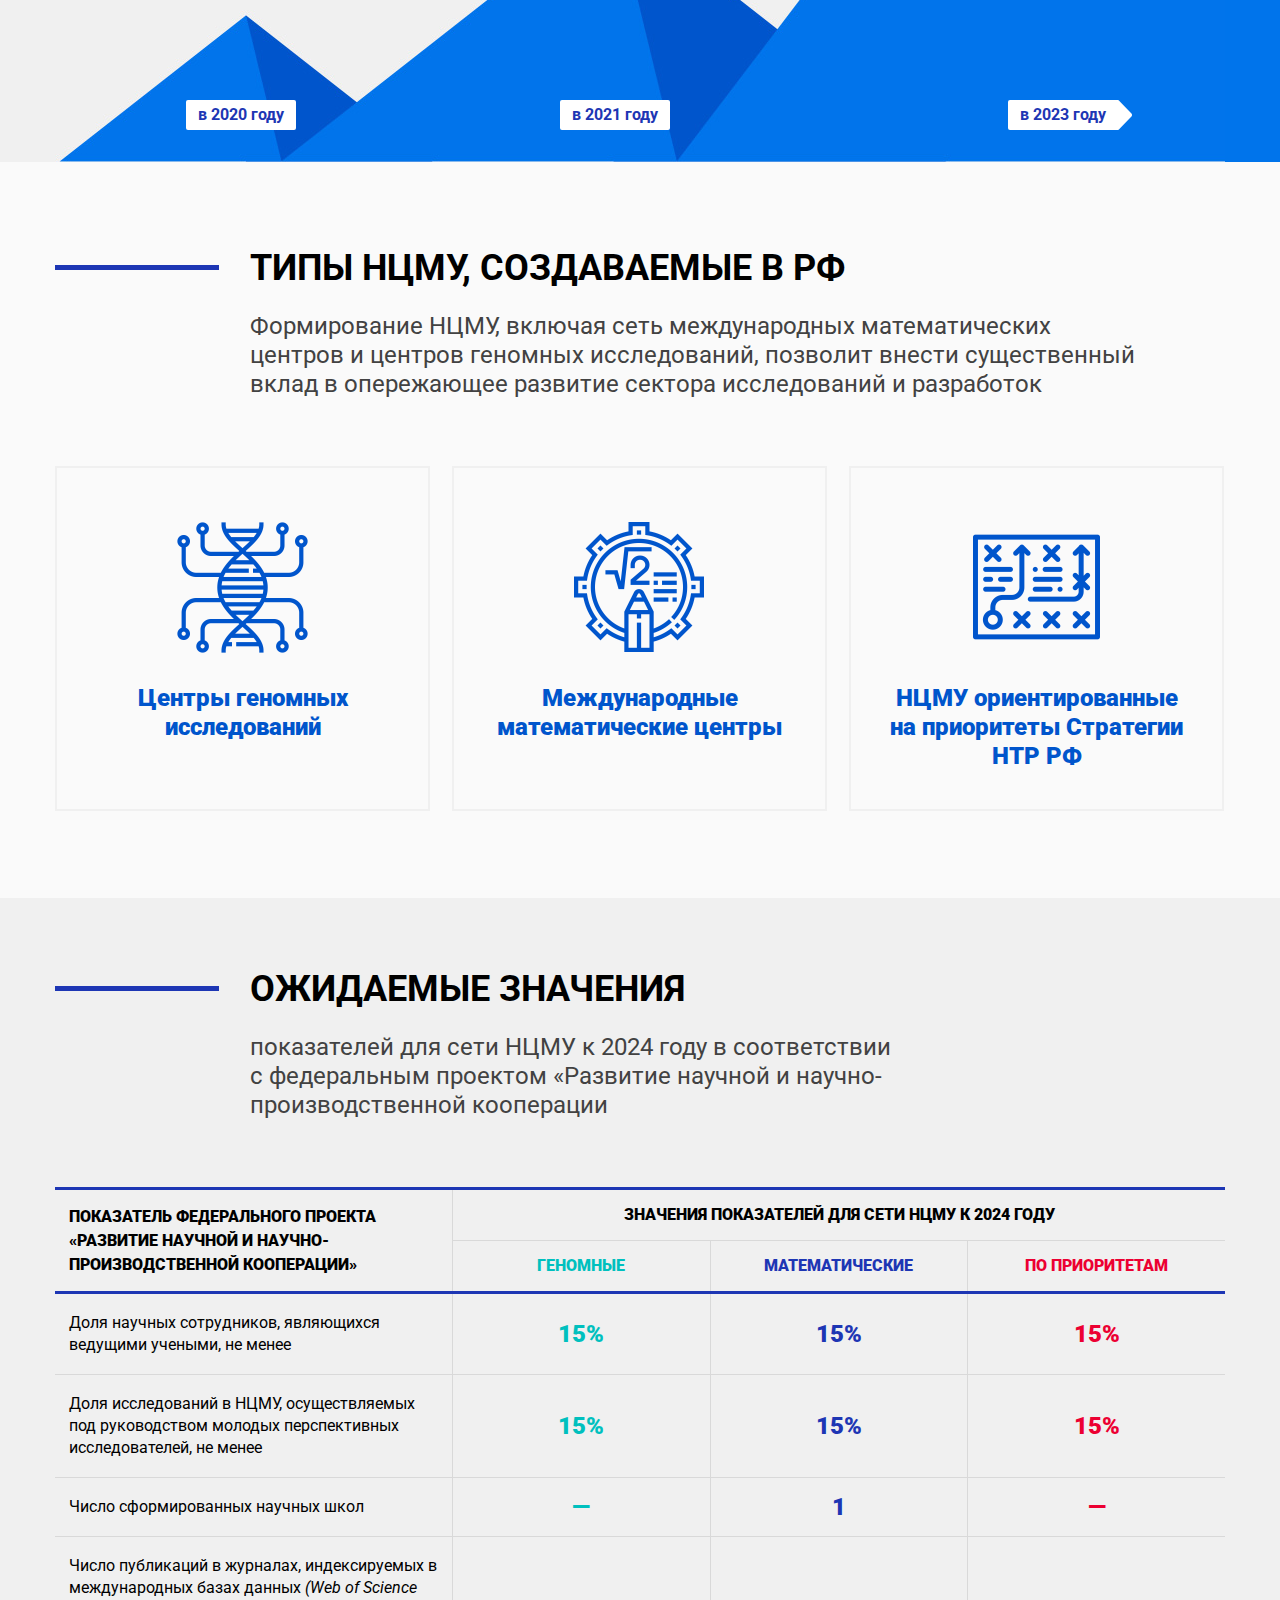
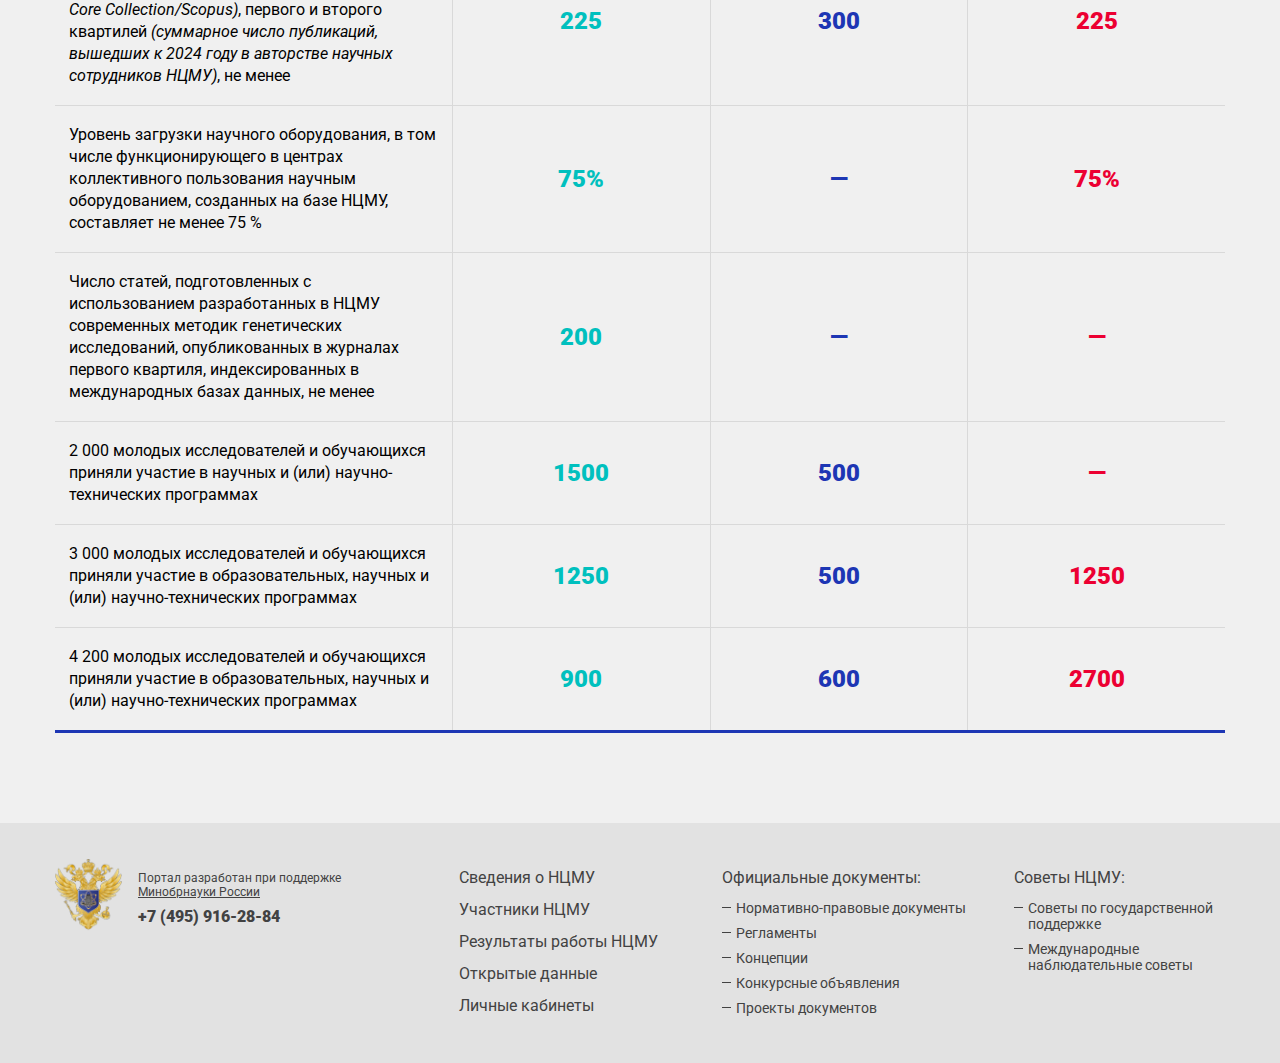
<file: main.html>
<!doctype html>
<html lang="ru-RU">
<head>
	<meta http-equiv="Content-Type" content="text/html; charset=UTF-8" />
	<title>Шаблон</title>
	<meta name="viewport" content="width=device-width" />
	<link href="https://fonts.googleapis.com/css?family=Roboto:400,400i,700,700i,900&amp;subset=cyrillic,cyrillic-ext" rel="stylesheet">
	<link rel="stylesheet" href="style.css" type="text/css" media="screen" />
	<link rel="stylesheet" href="style980.css" media="screen and (max-width: 1210px)">
	<link rel="stylesheet" href="style760.css" media="screen and (max-width: 1020px)">
	<link rel="stylesheet" href="style480.css" media="screen and (max-width: 759px)">
</head>
<body class="home">
<div class="wrap_h"><div class="wrap_in">
	<header>
        <div class="top-menu">
			<div class="wrap">
                <ul>
                    <li><a href="#">Новости</a></li>
                    <li><a href="#">Вопрос-ответ</a></li>
                    <li><a href="#">Контакты</a></li>
                </ul>
                <div class="top-menu-lang">Ру | <a href="#">En</a></div>
            </div>
        </div>
		<div class="top">
			<div class="wrap">
				<div class="logo"><a href="#"><img src="images/logo.png" /></a></div>
                <a href="#" class="header-docs"><img src="images/header-docs.svg" alt="" width="" height="" /> Перечень документов необходимых для конкурса</a>
				<span class="show_nav"><span></span></span>
                <div class="header-lang-mobile">
                    <div class="header-lang-mobile-current">Ру</div>
                    <div class="header-lang-mobile-list">
                        <div class="header-lang-mobile-list-item active">Ру</div>
                        <div class="header-lang-mobile-list-item"><a href="#">En</a></div>
                    </div>
                </div>
				<div class="top_user">
					<a href="#">Антон Иванов</a>
					<ul>
						<li><a href="#">Профиль</a></li>
						<li class="active"><a href="#">Заявка</a></li>
						<li class="top_user_out"><a href="#">Выход</a></li>
					</ul>
				</div>
				<div class="top_search">
					<span class="show_search"></span>
					<div class="search">
						<form method="get" action="#">
							<div class="search_inp"><input type="text" value="" placeholder="Поиск" name="s" /></div>
							<div class="search_sub"><input type="submit" value="" /></div>
							<div class="clear"></div>
						</form>
					</div>
				</div>
				<div class="clear"></div>
			</div>
		</div>
        <a href="#" class="header-docs-mobile"><span><img src="images/header-docs.svg" alt="" width="" height="" /> Перечень документов необходимых для конкурса</span></a>
		<div class="nav_top_bg">
			<div class="wrap">
				<nav class="nav_top">
					<ul>
						<li><a href="#">Сведения</a></li>
						<li><a href="#">Участники</a></li>
						<li><a href="#">Результаты работы</a></li>
						<li><a href="#">Советы нцму</a></li>
						<li class="sub_nav"><a href="#">Официальные документы</a>
							<div class="nav_top_sub">
								<div class="wrap">
									<ul>
										<li><a href="#">Нормативно-правовые документы</a></li>
										<li><a href="#">Регламенты</a></li>
										<li><a href="#">Концепции</a></li>
									</ul>
									<ul>
										<li><a href="#">Конкурсные объявления</a></li>
										<li><a href="#">Проекты документов</a></li>
									</ul>
									<div class="clear"></div>
								</div>
							</div>
						</li>
						<li><a href="#">Открытые данные</a></li>
					</ul>
					<ul class="nav_mob">
                        <li><a href="#">Новости</a></li>
                        <li><a href="#">Вопрос-ответ</a></li>
                        <li><a href="#">Контакты</a></li>
						<li class="nav_top_lk"><a href="#">Личный кабинет</a></li>
						<li><a href="#">Поиск</a></li>
					</ul>
				</nav>
			</div>
		</div>
	</header>
	<div class="home_top">
		<div class="wrap">
			<div class="home_top_left_bg"></div>
			<div class="home_top_txt">
				<h1>Научные центры мирового уровня</h1>
				<div class="home_top_e">В соответствии с указом Президента Российской Федерации от 7 мая 2018 г. №204 проводится конкурсный отбор научных или образовательных организаций высшего образования, на базе которых возможно создание НЦМУ</div>
				<div class="home_top_go"><a class="btn" href="#">Принять участие в конкурсе</a></div>
			</div>
			<div class="home_top_right_bg"></div>
            <div class="home_top_right">
                <div class="home_top_right_title">Новости</div>
                <div class="home_top_right_list">
                    <div class="home_top_right_item">
                        <div class="home_top_right_item_date">23.08.2019</div>
                        <div class="home_top_right_item_title"><a href="#">Почему устойчив в магнитном поле разрыв?</a></div>
                    </div>
                    <div class="home_top_right_item">
                        <div class="home_top_right_item_date">23.08.2019</div>
                        <div class="home_top_right_item_title"><a href="#">Термодинамический гамма-квант: предпосылки и развитие</a></div>
                    </div>
                    <div class="home_top_right_item">
                        <div class="home_top_right_item_date">23.08.2019</div>
                        <div class="home_top_right_item_title"><a href="#">Адронный резонатор: предпосылки и развитие</a></div>
                    </div>
                    <div class="home_top_right_item">
                        <div class="home_top_right_item_date">23.08.2019</div>
                        <div class="home_top_right_item_title"><a href="#">Почему устойчив в магнитном поле разрыв?</a></div>
                    </div>
                </div>
                <div class="home_top_right_all"><a href="#">Все новости <span>→</span></a></div>
            </div>
		</div>
	</div>
	<div class="home_min_bg">
		<div class="wrap">
			<div class="home_min">
				Министерство науки и высшего образования Российской Федерации планирует до конца года разработать критерии создания научнообразовательных центров мирового уровня в рамках нацпроекта «Наука»
				<div class="home_min_i">Министр науки и высшего образования Российской Федерации, Михаил Котюков.</div>
			</div>
		</div>
	</div>
	<div class="plans_bg">
		<div class="wrap">
			<div class="plans">
				<div class="home_title">
					<div class="home_title_t">Планы реализации проекта</div>
					В рамках национального проекта «Наука» <br />будут сформированы НЦМУ:
				</div>
				<div class="plan plan1">не менее <span>7</span></div>
				<div class="plan_d plan_d1">в 2020 году</div>
				<div class="plan plan2">не менее <span>10</span></div>
				<div class="plan_d plan_d2">в 2021 году</div>
				<div class="plan plan3">не менее <span>16</span></div>
				<div class="plan_d plan_d3">в 2023 году</div>
			</div>
		</div>
	</div>
	<div class="tipes_bg">
		<div class="wrap">
			<div class="tipes">
				<div class="home_title">
					<div class="home_title_t">Типы НЦМУ, создаваемые в РФ</div>
					Формирование НЦМУ, включая сеть международных математических центров и центров геномных исследований, позволит внести существенный вклад в опережающее развитие сектора исследований и разработок
				</div>
				<span class="tipe tipe1" href="#">Центры геномных <br />исследований</span>
				<span class="tipe tipe2" href="#">Международные <br />математические центры</span>
				<span class="tipe tipe3" href="#">НЦМУ ориентированные <br />на приоритеты Стратегии <br />НТР РФ</span>
				<div class="clear"></div>
			</div>
		</div>
	</div>
	<div class="home_tab_bg">
		<div class="wrap">
			<div class="home_tab">
				<div class="home_title">
					<div class="home_title_t">Ожидаемые значения</div>
					показателей для сети НЦМУ к 2024 году в соответствии с федеральным проектом «Развитие научной и научно-производственной кооперации
				</div>
				<div class="home_table">
				<table class="table" border="0" width="100%" cellspacing="0" cellpadding="0">
					<tr class="mob_tr_top">
						<th rowspan="2" width="34%">Показатель федерального проекта «Развитие научной и научно-производственной кооперации»</th>
						<th colspan="3" class="tab_bb_td center mob_hide">Значения показателей для сети НЦМУ к 2024 году</th>
					</tr>
					<tr class="mob_hide">
						<th width="22%" class="center green">Геномные</th>
						<th width="22%" class="center blue">Математические</th>
						<th width="22%" class="center red">По приоритетам</th>
					</tr>
					<tr>
						<td class="mob_th_a" data-th="Значения показателей для сети НЦМУ к 2024 году">Доля научных сотрудников, являющихся ведущими учеными, не менее</td>
						<td class="b center green mob_th_b" data-th="Геномные">15%</td>
						<td class="b center blue mob_th_b" data-th="Математические">15%</td>
						<td class="b center red mob_th_b" data-th="По приоритетам">15%</td>
					</tr>
					<tr>
						<td class="mob_th_a" data-th="Значения показателей для сети НЦМУ к 2024 году">Доля исследований в НЦМУ, осуществляемых под руководством молодых перспективных исследователей, не менее</td>
						<td class="b center green mob_th_b" data-th="Геномные">15%</td>
						<td class="b center blue mob_th_b" data-th="Математические">15%</td>
						<td class="b center red mob_th_b" data-th="По приоритетам">15%</td>
					</tr>
					<tr>
						<td class="mob_th_a" data-th="Значения показателей для сети НЦМУ к 2024 году">Число сформированных научных школ</td>
						<td class="b center green mob_th_b" data-th="Геномные">—</td>
						<td class="b center blue mob_th_b" data-th="Математические">1</td>
						<td class="b center red mob_th_b" data-th="По приоритетам">—</td>
					</tr>
					<tr>
						<td class="mob_th_a" data-th="Значения показателей для сети НЦМУ к 2024 году">Число публикаций в журналах, индексируемых в международных базах данных <i>(Web of Science Core Collection/Scopus)</i>, первого и второго квартилей <i>(суммарное число публикаций, вышедших к 2024 году в авторстве научных сотрудников НЦМУ)</i>, не менее </td>
						<td class="b center green mob_th_b" data-th="Геномные">225</td>
						<td class="b center blue mob_th_b" data-th="Математические">300</td>
						<td class="b center red mob_th_b" data-th="По приоритетам">225</td>
					</tr>
					<tr>
						<td class="mob_th_a" data-th="Значения показателей для сети НЦМУ к 2024 году">Уровень загрузки научного оборудования, в том числе функционирующего в центрах коллективного пользования научным оборудованием, созданных на базе НЦМУ, составляет не менее 75 %</td>
						<td class="b center green mob_th_b" data-th="Геномные">75%</td>
						<td class="b center blue mob_th_b" data-th="Математические">—</td>
						<td class="b center red mob_th_b" data-th="По приоритетам">75%</td>
					</tr>
					<tr>
						<td class="mob_th_a" data-th="Значения показателей для сети НЦМУ к 2024 году">Число статей, подготовленных с использованием разработанных в НЦМУ современных методик генетических исследований, опубликованных в журналах первого квартиля, индексированных в международных базах данных, не менее</td>
						<td class="b center green mob_th_b" data-th="Геномные">200</td>
						<td class="b center blue mob_th_b" data-th="Математические">—</td>
						<td class="b center red mob_th_b" data-th="По приоритетам">—</td>
					</tr>
					<tr>
						<td class="mob_th_a" data-th="Значения показателей для сети НЦМУ к 2024 году">2 000 молодых исследователей и обучающихся приняли участие в научных и (или) научно-технических программах</td>
						<td class="b center green mob_th_b" data-th="Геномные">1500</td>
						<td class="b center blue mob_th_b" data-th="Математические">500</td>
						<td class="b center red mob_th_b" data-th="По приоритетам">—</td>
					</tr>
					<tr>
						<td class="mob_th_a" data-th="Значения показателей для сети НЦМУ к 2024 году">3 000 молодых исследователей и обучающихся приняли участие в образовательных, научных и (или) научно-технических программах</td>
						<td class="b center green mob_th_b" data-th="Геномные">1250</td>
						<td class="b center blue mob_th_b" data-th="Математические">500</td>
						<td class="b center red mob_th_b" data-th="По приоритетам">1250</td>
					</tr>
					<tr>
						<td class="mob_th_a" data-th="Значения показателей для сети НЦМУ к 2024 году">4 200 молодых исследователей и обучающихся приняли участие в образовательных, научных и (или) научно-технических программах</td>
						<td class="b center green mob_th_b" data-th="Геномные">900</td>
						<td class="b center blue mob_th_b" data-th="Математические">600</td>
						<td class="b center red mob_th_b" data-th="По приоритетам">2700</td>
					</tr>
				</table>
				</div>
			</div>
		</div>
	</div>
</div></div>
<footer>
	<div class="wrap">
		<div class="logo_bot"><img src="images/gerb.png" /></div>
		<div class="copy">
			Портал разработан при поддержке <a href="#">Минобрнауки России</a>
			<div class="bot_tel"><a href="tel:+74959162884">+7 (495) 916-28-84</a></div>
		</div>
		<span class="show_bot_nav"><span></span></span>
		<div class="clear show760"></div>
		<nav class="nav_bot">
			<ul>
				<li><a href="#">Сведения о НЦМУ</a></li>
				<li><a href="#">Участники НЦМУ</a></li>
				<li><a href="#">Результаты работы НЦМУ</a></li>
				<li><a href="#">Открытые данные</a></li>
				<li><a href="#">Личные кабинеты</a></li>
			</ul>
		</nav>
		<nav class="nav_bot nav_bot2">
			<div class="nav_bot_t">Официальные документы:</div>
			<ul>
				<li><a href="#">Нормативно-правовые документы</a></li>
				<li><a href="#">Регламенты</a></li>
				<li><a href="#">Концепции</a></li>
				<li><a href="#">Конкурсные объявления</a></li>
				<li><a href="#">Проекты документов</a></li>
			</ul>
		</nav>
		<nav class="nav_bot nav_bot3">
			<div class="nav_bot_t">Советы НЦМУ:</div>
			<ul>
				<li><a href="#">Советы по государственной поддержке</a></li>
				<li><a href="#">Международные наблюдательные советы</a></li>
			</ul>
		</nav>
		<div class="clear"></div>
	</div>
</footer>

	<!--[if lt IE 9]><script src="js/html5.js"></script><![endif]-->

	<script type="text/javascript" src="js/jquery-1.12.4.min.js"></script>
	<script type="text/javascript" src="js/jquery-migrate-1.4.1.min.js"></script>

	<script type="text/javascript" src="js/fancybox/jquery.mousewheel-3.0.6.pack.js"></script>
	<script type="text/javascript" src="js/fancybox/jquery.fancybox.js?v=2.1.3"></script>
	<link rel="stylesheet" type="text/css" href="js/fancybox/jquery.fancybox.css?v=2.1.2" media="screen" />
	<link rel="stylesheet" type="text/css" href="js/fancybox/jquery.fancybox-buttons.css?v=1.0.5" />
	<script type="text/javascript" src="js/fancybox/jquery.fancybox-buttons.js?v=1.0.5"></script>
	<link rel="stylesheet" type="text/css" href="js/fancybox/jquery.fancybox-thumbs.css?v=1.0.7" />
	<script type="text/javascript" src="js/fancybox/jquery.fancybox-thumbs.js?v=1.0.7"></script>
	<script type="text/javascript" src="js/fancybox/jquery.fancybox-media.js?v=1.0.5"></script>

	<script type="text/javascript" src="js/jquery.formstyler.min.js"></script>
	<link rel="stylesheet" type="text/css" href="js/jquery.formstyler.css" />
	<link rel="stylesheet" type="text/css" href="js/jquery.formstyler.theme.css" />

	<script type="text/javascript" src="js/slick.min.js"></script>
	<link rel="stylesheet" type="text/css" href="js/slick.css" />

	<script type="text/javascript" src="js/jquery.validate.min.js"></script>
	<script type="text/javascript" src="js/messages_ru.min.js"></script>

	<link rel="stylesheet" type="text/css" href="js/jquery.fileupload.css" media="screen" />
	<script type="text/javascript" src="js/jquery.ui.widget.js"></script>
	<script type="text/javascript" src="js/jquery.iframe-transport.js"></script>
	<script type="text/javascript" src="js/jquery.fileupload.js"></script>

	<script type="text/javascript" src="js/jquery.inputmask.min.js"></script>

	<script type="text/javascript" src="js/custom.js"></script>

</body>
</html>
</file>
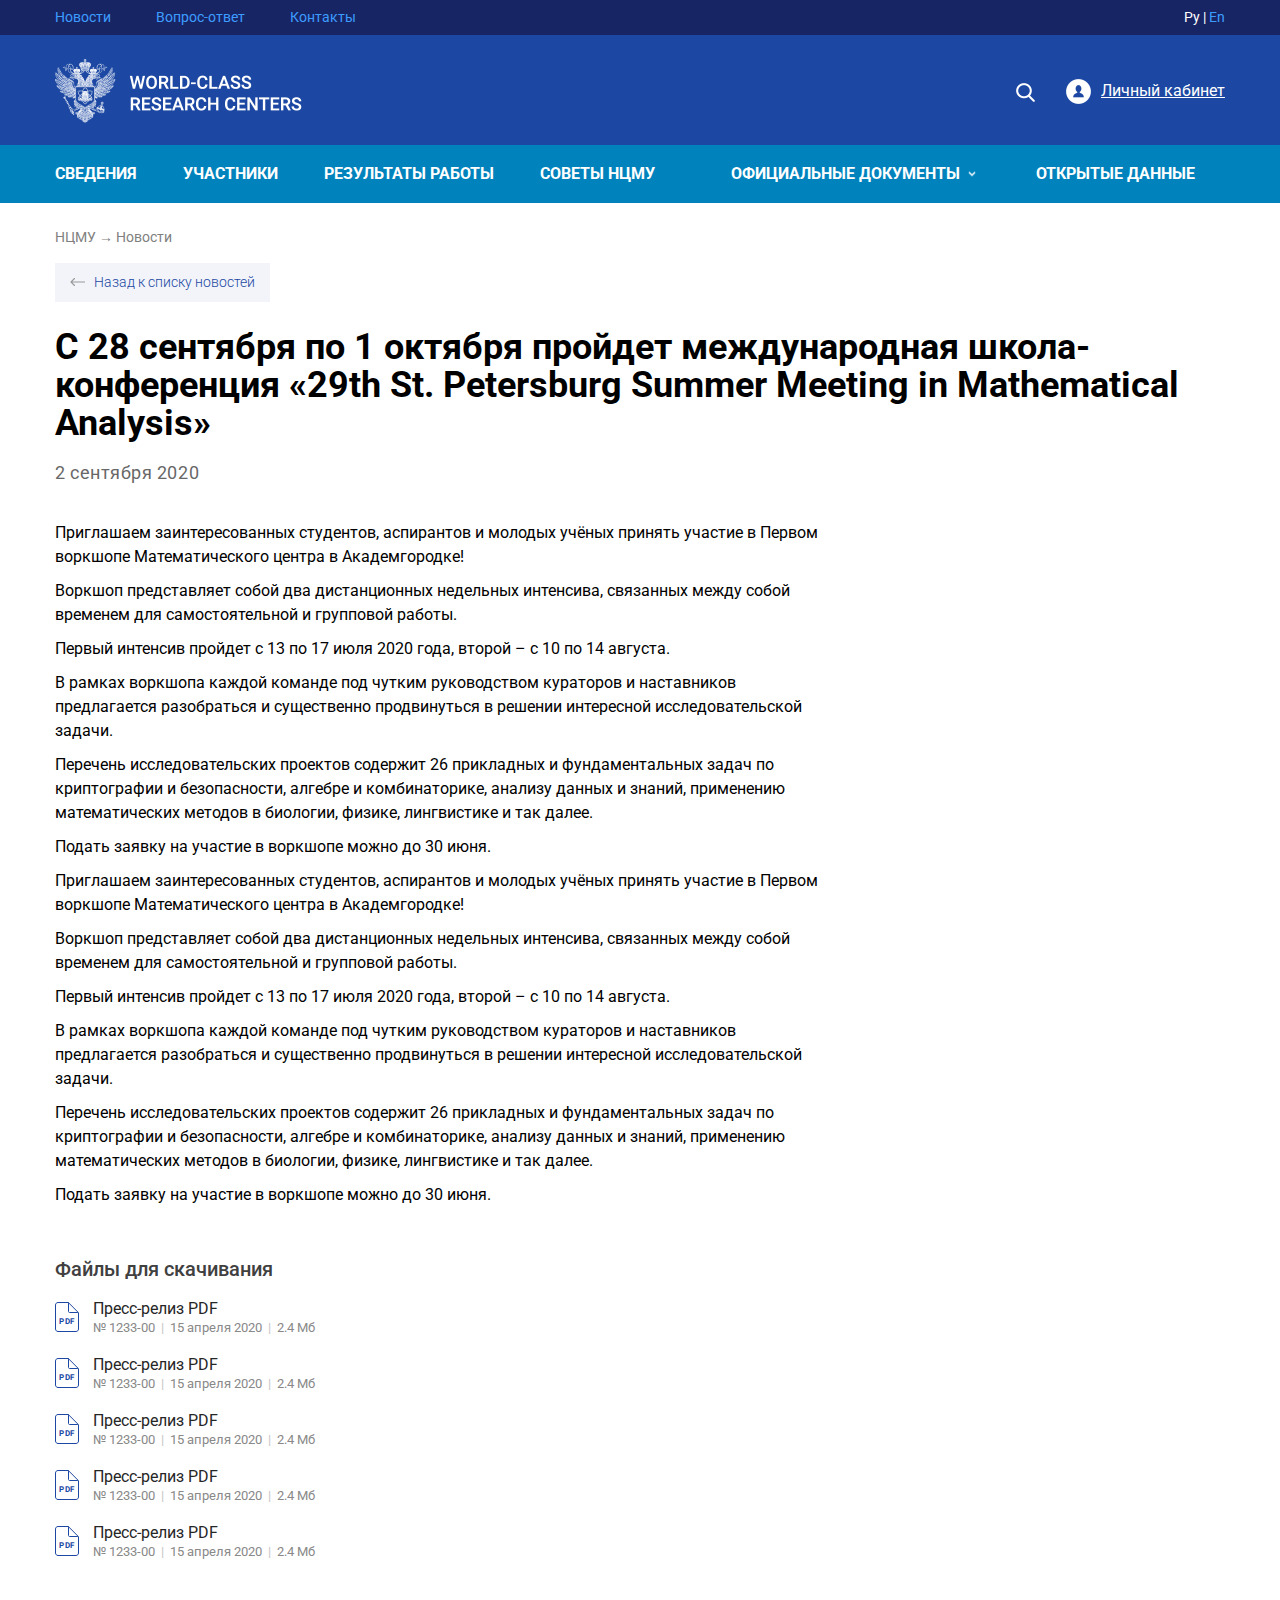
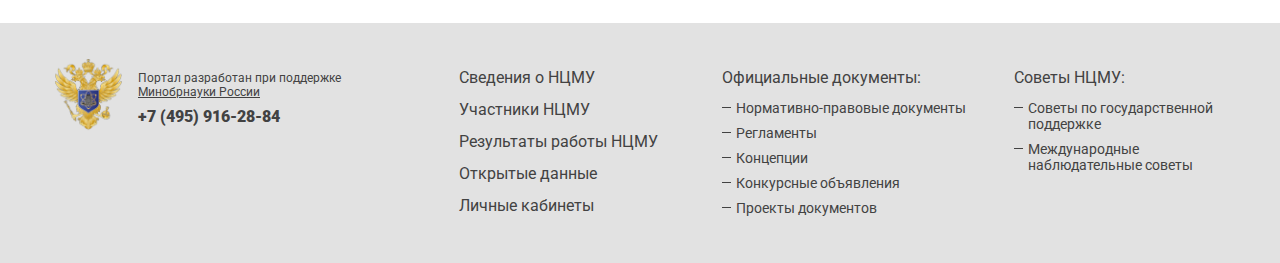
<file: news-detail.html>
<!doctype html>
<html lang="ru-RU">
<head>
	<meta http-equiv="Content-Type" content="text/html; charset=UTF-8" />
	<title>Шаблон</title>
	<meta name="viewport" content="width=device-width" />
	<link href="https://fonts.googleapis.com/css?family=Roboto:300,400,400i,500,700,700i,900&amp;subset=cyrillic,cyrillic-ext" rel="stylesheet">
	<link rel="stylesheet" href="style.css" type="text/css" media="screen" />
	<link rel="stylesheet" href="style980.css" media="screen and (max-width: 1210px)">
	<link rel="stylesheet" href="style760.css" media="screen and (max-width: 1020px)">
	<link rel="stylesheet" href="style480.css" media="screen and (max-width: 759px)">
</head>
<body>
<div class="wrap_h"><div class="wrap_in">
	<header>
        <div class="top-menu">
			<div class="wrap">
                <ul>
                    <li><a href="#">Новости</a></li>
                    <li><a href="#">Вопрос-ответ</a></li>
                    <li><a href="#">Контакты</a></li>
                </ul>
                <div class="top-menu-lang">Ру | <a href="#">En</a></div>
            </div>
        </div>
		<div class="top">
			<div class="wrap">
				<div class="logo"><a href="#"><img src="images/logo_eng.png" /></a></div>
				<span class="show_nav"><span></span></span>
				<div class="top_lk"><a href="#">Личный кабинет</a></div>
				<div class="top_search">
					<span class="show_search"></span>
					<div class="search">
						<form method="get" action="#">
							<div class="search_inp"><input type="text" value="" placeholder="Поиск" name="s" /></div>
							<div class="search_sub"><input type="submit" value="" /></div>
							<div class="clear"></div>
						</form>
					</div>
				</div>
				<div class="clear"></div>
			</div>
		</div>
		<div class="nav_top_bg">
			<div class="wrap">
				<nav class="nav_top">
					<ul>
						<li><a href="#">Сведения</a></li>
						<li><a href="#">Участники</a></li>
						<li><a href="#">Результаты работы</a></li>
						<li><a href="#">Советы нцму</a></li>
						<li class="sub_nav"><a href="#">Официальные документы</a>
							<div class="nav_top_sub">
								<div class="wrap">
									<ul>
										<li><a href="#">Нормативно-правовые документы</a></li>
										<li><a href="#">Регламенты</a></li>
										<li><a href="#">Концепции</a></li>
									</ul>
									<ul>
										<li class="active"><a href="#">Конкурсные объявления</a></li>
										<li><a href="#">Проекты документов</a></li>
									</ul>
									<div class="clear"></div>
								</div>
							</div>
						</li>
						<li><a href="#">Открытые данные</a></li>
					</ul>
					<ul class="nav_mob">
						<li class="nav_top_lk"><a href="#">Личный кабинет</a></li>
						<li><a href="#">Поиск</a></li>
					</ul>
				</nav>
			</div>
		</div>
	</header>
	<div class="wrap">
		<section id="content">
            <div class="bread"><a href="/" title="НЦМУ" >НЦМУ</a> <span>&rarr;</span> Новости</div>
            <div class="back-mobile"><a href="/"><span><svg width="14" height="23" viewBox="0 0 14 23" fill="none" xmlns="http://www.w3.org/2000/svg"><path fill-rule="evenodd" clip-rule="evenodd" d="M3.47177 11.5L14 21.1343L12.5323 23L-5.02681e-07 11.5L12.5323 -5.47802e-07L14 1.86569L3.47177 11.5Z" /></svg></span>НЦМУ</a></div>

            <div class="back-news"><a href="#">Назад к списку новостей</a></div>

            <h1>С 28 сентября по 1 октября пройдет международная школа-конференция «29th St. Petersburg Summer Meeting in Mathematical Analysis»</h1>

            <div class="news-detail-date">2 сентября 2020</div>

            <!-- news detail -->
            <div class="news-detail">

                <p>Приглашаем заинтересованных студентов, аспирантов и молодых учёных принять участие в Первом воркшопе Математического центра в Академгородке!</p>
                <p>Воркшоп представляет собой два дистанционных недельных интенсива, связанных между собой временем для самостоятельной и групповой работы.</p>
                <p>Первый интенсив пройдет с 13 по 17 июля 2020 года, второй – с 10 по 14 августа.</p>
                <p>В рамках воркшопа каждой команде под чутким руководством кураторов и наставников предлагается разобраться и существенно продвинуться в решении интересной исследовательской задачи.</p>
                <p>Перечень исследовательских проектов содержит 26 прикладных и фундаментальных задач по криптографии и безопасности, алгебре и комбинаторике, анализу данных и знаний, применению математических методов в биологии, физике, лингвистике и так далее.</p>
                <p>Подать заявку на участие в воркшопе можно до 30 июня.</p>
                <p>Приглашаем заинтересованных студентов, аспирантов и молодых учёных принять участие в Первом воркшопе Математического центра в Академгородке!</p>
                <p>Воркшоп представляет собой два дистанционных недельных интенсива, связанных между собой временем для самостоятельной и групповой работы.</p>
                <p>Первый интенсив пройдет с 13 по 17 июля 2020 года, второй – с 10 по 14 августа.</p>
                <p>В рамках воркшопа каждой команде под чутким руководством кураторов и наставников предлагается разобраться и существенно продвинуться в решении интересной исследовательской задачи.</p>
                <p>Перечень исследовательских проектов содержит 26 прикладных и фундаментальных задач по криптографии и безопасности, алгебре и комбинаторике, анализу данных и знаний, применению математических методов в биологии, физике, лингвистике и так далее.</p>
                <p>Подать заявку на участие в воркшопе можно до 30 июня.</p>

                <div class="news-details-files">
                    <div class="news-details-files-title">Файлы для скачивания</div>
                    <div class="file-link">
                        <a href="#">
                            <div class="file-link-icon">pdf</div>
                            <div class="file-link-title">Пресс-релиз PDF</div>
                            <div class="file-link-info">№ 1233-00 &nbsp;<span>|</span>&nbsp; 15 апреля 2020 &nbsp;<span>|</span>&nbsp; 2.4 Мб</div>
                        </a>
                    </div>
                    <div class="file-link">
                        <a href="#">
                            <div class="file-link-icon">pdf</div>
                            <div class="file-link-title">Пресс-релиз PDF</div>
                            <div class="file-link-info">№ 1233-00 &nbsp;<span>|</span>&nbsp; 15 апреля 2020 &nbsp;<span>|</span>&nbsp; 2.4 Мб</div>
                        </a>
                    </div>
                    <div class="file-link">
                        <a href="#">
                            <div class="file-link-icon">pdf</div>
                            <div class="file-link-title">Пресс-релиз PDF</div>
                            <div class="file-link-info">№ 1233-00 &nbsp;<span>|</span>&nbsp; 15 апреля 2020 &nbsp;<span>|</span>&nbsp; 2.4 Мб</div>
                        </a>
                    </div>
                    <div class="file-link">
                        <a href="#">
                            <div class="file-link-icon">pdf</div>
                            <div class="file-link-title">Пресс-релиз PDF</div>
                            <div class="file-link-info">№ 1233-00 &nbsp;<span>|</span>&nbsp; 15 апреля 2020 &nbsp;<span>|</span>&nbsp; 2.4 Мб</div>
                        </a>
                    </div>
                    <div class="file-link">
                        <a href="#">
                            <div class="file-link-icon">pdf</div>
                            <div class="file-link-title">Пресс-релиз PDF</div>
                            <div class="file-link-info">№ 1233-00 &nbsp;<span>|</span>&nbsp; 15 апреля 2020 &nbsp;<span>|</span>&nbsp; 2.4 Мб</div>
                        </a>
                    </div>
                </div>

            </div>
            <!-- news detail END -->


		</section>
	</div>
</div></div>
<footer>
	<div class="wrap">
		<div class="logo_bot"><img src="images/gerb.png" /></div>
		<div class="copy">
			Портал разработан при поддержке <a href="#">Минобрнауки России</a>
			<div class="bot_tel"><a href="tel:+74959162884">+7 (495) 916-28-84</a></div>
		</div>
		<span class="show_bot_nav"><span></span></span>
		<div class="clear show760"></div>
		<nav class="nav_bot">
			<ul>
				<li><a href="#">Сведения о НЦМУ</a></li>
				<li><a href="#">Участники НЦМУ</a></li>
				<li><a href="#">Результаты работы НЦМУ</a></li>
				<li><a href="#">Открытые данные</a></li>
				<li><a href="#">Личные кабинеты</a></li>
			</ul>
		</nav>
		<nav class="nav_bot nav_bot2">
			<div class="nav_bot_t">Официальные документы:</div>
			<ul>
				<li><a href="#">Нормативно-правовые документы</a></li>
				<li><a href="#">Регламенты</a></li>
				<li><a href="#">Концепции</a></li>
				<li><a href="#">Конкурсные объявления</a></li>
				<li><a href="#">Проекты документов</a></li>
			</ul>
		</nav>
		<nav class="nav_bot nav_bot3">
			<div class="nav_bot_t">Советы НЦМУ:</div>
			<ul>
				<li><a href="#">Советы по государственной поддержке</a></li>
				<li><a href="#">Международные наблюдательные советы</a></li>
			</ul>
		</nav>
		<div class="clear"></div>
	</div>
</footer>

	<!--[if lt IE 9]><script src="js/html5.js"></script><![endif]-->

	<script type="text/javascript" src="js/jquery-1.12.4.min.js"></script>
	<script type="text/javascript" src="js/jquery-migrate-1.4.1.min.js"></script>

	<script type="text/javascript" src="js/fancybox/jquery.mousewheel-3.0.6.pack.js"></script>
	<script type="text/javascript" src="js/fancybox/jquery.fancybox.js?v=2.1.3"></script>
	<link rel="stylesheet" type="text/css" href="js/fancybox/jquery.fancybox.css?v=2.1.2" media="screen" />
	<link rel="stylesheet" type="text/css" href="js/fancybox/jquery.fancybox-buttons.css?v=1.0.5" />
	<script type="text/javascript" src="js/fancybox/jquery.fancybox-buttons.js?v=1.0.5"></script>
	<link rel="stylesheet" type="text/css" href="js/fancybox/jquery.fancybox-thumbs.css?v=1.0.7" />
	<script type="text/javascript" src="js/fancybox/jquery.fancybox-thumbs.js?v=1.0.7"></script>
	<script type="text/javascript" src="js/fancybox/jquery.fancybox-media.js?v=1.0.5"></script>

	<script type="text/javascript" src="js/jquery.formstyler.min.js"></script>
	<link rel="stylesheet" type="text/css" href="js/jquery.formstyler.css" />
	<link rel="stylesheet" type="text/css" href="js/jquery.formstyler.theme.css" />

	<script type="text/javascript" src="js/slick.min.js"></script>
	<link rel="stylesheet" type="text/css" href="js/slick.css" />

	<script type="text/javascript" src="js/jquery.validate.min.js"></script>
	<script type="text/javascript" src="js/messages_ru.min.js"></script>

	<link rel="stylesheet" type="text/css" href="js/jquery.fileupload.css" media="screen" />
	<script type="text/javascript" src="js/jquery.ui.widget.js"></script>
	<script type="text/javascript" src="js/jquery.iframe-transport.js"></script>
	<script type="text/javascript" src="js/jquery.fileupload.js"></script>

	<script type="text/javascript" src="js/jquery.inputmask.min.js"></script>

	<script type="text/javascript" src="js/custom.js"></script>

</body>
</html>
</file>
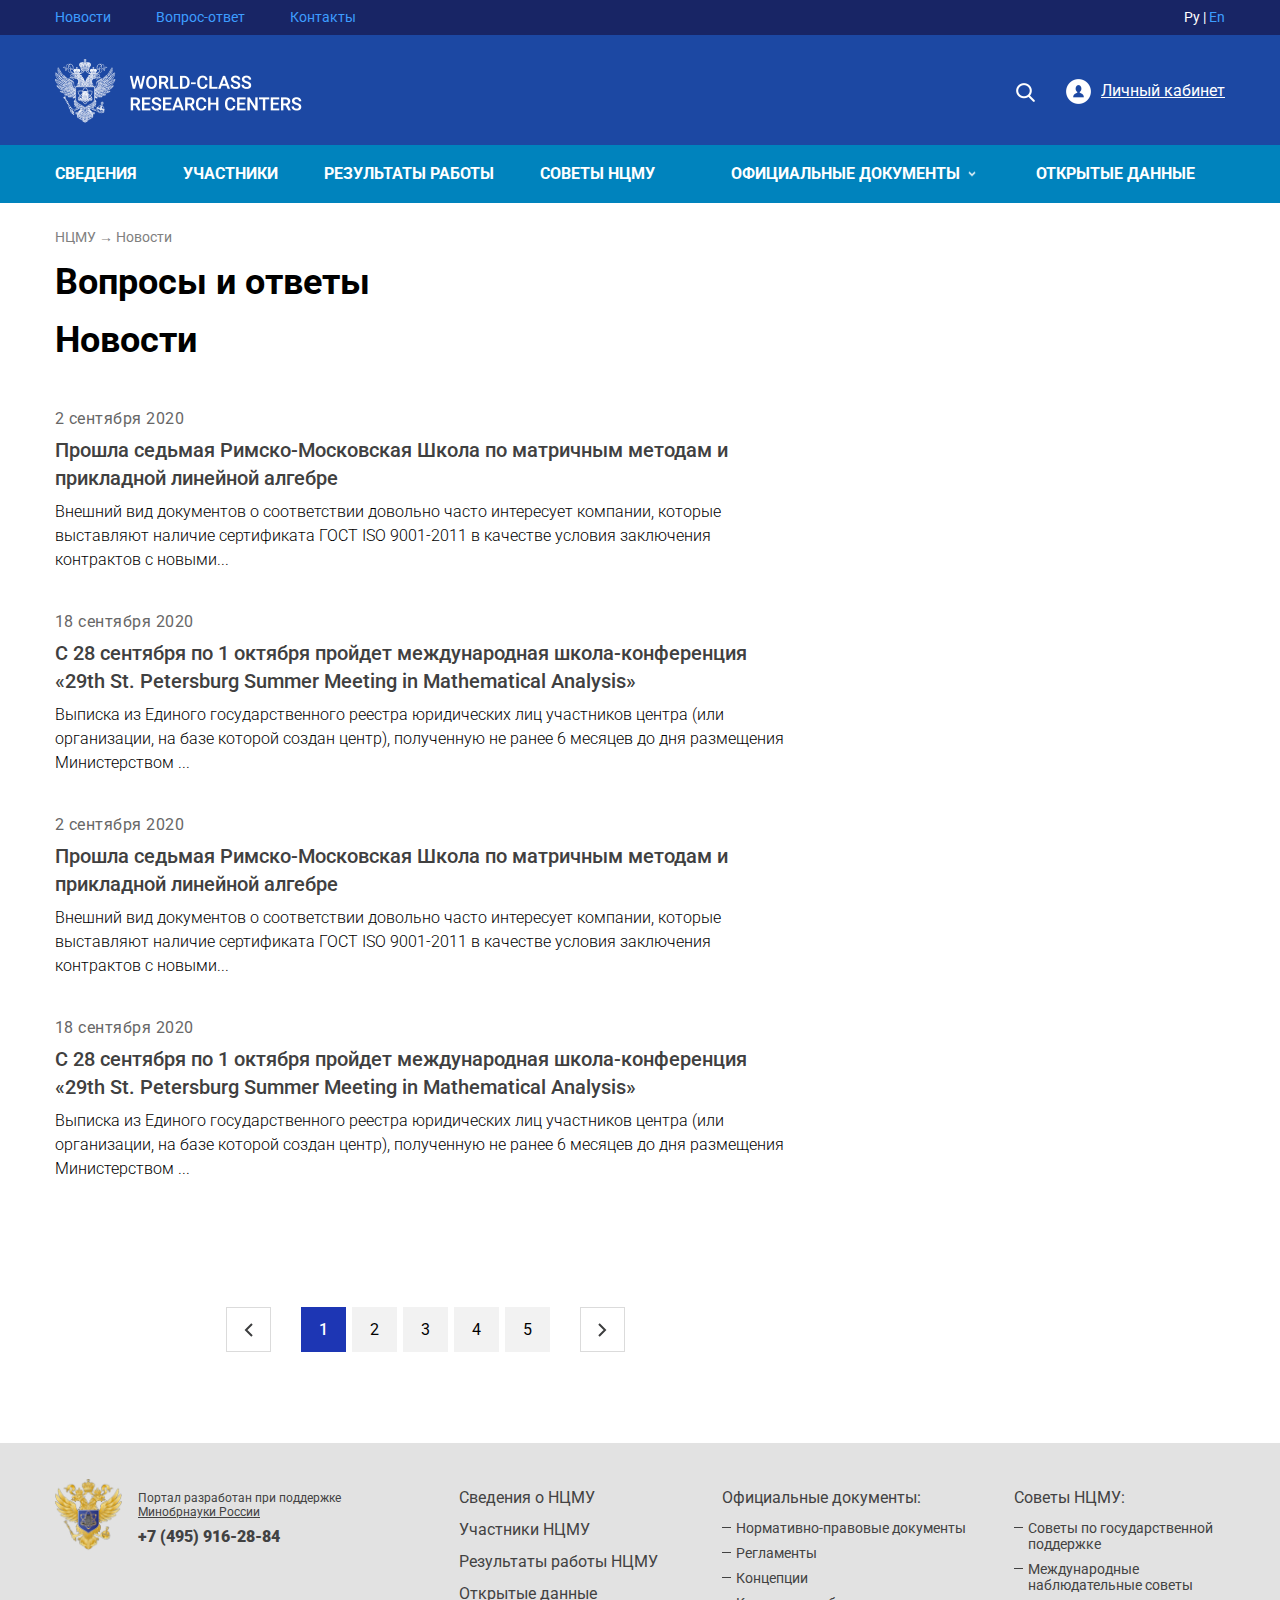
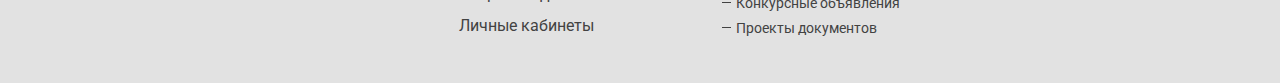
<file: news.html>
<!doctype html>
<html lang="ru-RU">
<head>
	<meta http-equiv="Content-Type" content="text/html; charset=UTF-8" />
	<title>Шаблон</title>
	<meta name="viewport" content="width=device-width" />
	<link href="https://fonts.googleapis.com/css?family=Roboto:300,400,400i,500,700,700i,900&amp;subset=cyrillic,cyrillic-ext" rel="stylesheet">
	<link rel="stylesheet" href="style.css" type="text/css" media="screen" />
	<link rel="stylesheet" href="style980.css" media="screen and (max-width: 1210px)">
	<link rel="stylesheet" href="style760.css" media="screen and (max-width: 1020px)">
	<link rel="stylesheet" href="style480.css" media="screen and (max-width: 759px)">
</head>
<body>
<div class="wrap_h"><div class="wrap_in">
	<header>
        <div class="top-menu">
			<div class="wrap">
                <ul>
                    <li><a href="#">Новости</a></li>
                    <li><a href="#">Вопрос-ответ</a></li>
                    <li><a href="#">Контакты</a></li>
                </ul>
                <div class="top-menu-lang">Ру | <a href="#">En</a></div>
            </div>
        </div>
		<div class="top">
			<div class="wrap">
				<div class="logo"><a href="#"><img src="images/logo_eng.png" /></a></div>
				<span class="show_nav"><span></span></span>
				<div class="top_lk"><a href="#">Личный кабинет</a></div>
				<div class="top_search">
					<span class="show_search"></span>
					<div class="search">
						<form method="get" action="#">
							<div class="search_inp"><input type="text" value="" placeholder="Поиск" name="s" /></div>
							<div class="search_sub"><input type="submit" value="" /></div>
							<div class="clear"></div>
						</form>
					</div>
				</div>
				<div class="clear"></div>
			</div>
		</div>
		<div class="nav_top_bg">
			<div class="wrap">
				<nav class="nav_top">
					<ul>
						<li><a href="#">Сведения</a></li>
						<li><a href="#">Участники</a></li>
						<li><a href="#">Результаты работы</a></li>
						<li><a href="#">Советы нцму</a></li>
						<li class="sub_nav"><a href="#">Официальные документы</a>
							<div class="nav_top_sub">
								<div class="wrap">
									<ul>
										<li><a href="#">Нормативно-правовые документы</a></li>
										<li><a href="#">Регламенты</a></li>
										<li><a href="#">Концепции</a></li>
									</ul>
									<ul>
										<li class="active"><a href="#">Конкурсные объявления</a></li>
										<li><a href="#">Проекты документов</a></li>
									</ul>
									<div class="clear"></div>
								</div>
							</div>
						</li>
						<li><a href="#">Открытые данные</a></li>
					</ul>
					<ul class="nav_mob">
						<li class="nav_top_lk"><a href="#">Личный кабинет</a></li>
						<li><a href="#">Поиск</a></li>
					</ul>
				</nav>
			</div>
		</div>
	</header>
	<div class="wrap">
		<section id="content">
            <div class="bread"><a href="/" title="НЦМУ" >НЦМУ</a> <span>&rarr;</span> Новости</div>
            <div class="back-mobile"><a href="/"><span><svg width="14" height="23" viewBox="0 0 14 23" fill="none" xmlns="http://www.w3.org/2000/svg"><path fill-rule="evenodd" clip-rule="evenodd" d="M3.47177 11.5L14 21.1343L12.5323 23L-5.02681e-07 11.5L12.5323 -5.47802e-07L14 1.86569L3.47177 11.5Z" /></svg></span>НЦМУ</a></div>

            <h1>Вопросы и ответы</h1>

            <h1>Новости</h1>

            <!-- news -->
            <div class="news">

                <div class="news-list">
                    <div class="news-item">
                        <div class="news-item-date">2 сентября 2020</div>
                        <div class="news-item-title"><a href="#">Прошла седьмая Римско-Московская Школа по матричным методам и прикладной линейной алгебре</a></div>
                        <div class="news-item-anonce">Внешний вид документов о соответствии довольно часто интересует компании, которые выставляют наличие сертификата ГОСТ ISO 9001-2011 в качестве условия заключения контрактов с новыми...</div>
                    </div>

                    <div class="news-item">
                        <div class="news-item-date">18 сентября 2020</div>
                        <div class="news-item-title"><a href="#">С 28 сентября по 1 октября пройдет международная школа-конференция «29th St. Petersburg Summer Meeting in Mathematical Analysis»</a></div>
                        <div class="news-item-anonce">Выписка из Единого государственного реестра юридических лиц участников центра (или организации, на базе которой создан центр), полученную не ранее 6 месяцев до дня размещения Министерством ...</div>
                    </div>

                    <div class="news-item">
                        <div class="news-item-date">2 сентября 2020</div>
                        <div class="news-item-title"><a href="#">Прошла седьмая Римско-Московская Школа по матричным методам и прикладной линейной алгебре</a></div>
                        <div class="news-item-anonce">Внешний вид документов о соответствии довольно часто интересует компании, которые выставляют наличие сертификата ГОСТ ISO 9001-2011 в качестве условия заключения контрактов с новыми...</div>
                    </div>

                    <div class="news-item">
                        <div class="news-item-date">18 сентября 2020</div>
                        <div class="news-item-title"><a href="#">С 28 сентября по 1 октября пройдет международная школа-конференция «29th St. Petersburg Summer Meeting in Mathematical Analysis»</a></div>
                        <div class="news-item-anonce">Выписка из Единого государственного реестра юридических лиц участников центра (или организации, на базе которой создан центр), полученную не ранее 6 месяцев до дня размещения Министерством ...</div>
                    </div>
                </div>

                <div class="p_nav">
                    <a class="p_nav_prev" href="#">&lt;</a>
                    <span class="active">1</span>
                    <a href="#">2</a>
                    <a href="#">3</a>
                    <a href="#">4</a>
                    <a href="#">5</a>
                    <a class="p_nav_next" href="#">&gt;</a>
                    <div class="clear"></div>
                </div>
            </div>
            <!-- news END -->


		</section>
	</div>
</div></div>
<footer>
	<div class="wrap">
		<div class="logo_bot"><img src="images/gerb.png" /></div>
		<div class="copy">
			Портал разработан при поддержке <a href="#">Минобрнауки России</a>
			<div class="bot_tel"><a href="tel:+74959162884">+7 (495) 916-28-84</a></div>
		</div>
		<span class="show_bot_nav"><span></span></span>
		<div class="clear show760"></div>
		<nav class="nav_bot">
			<ul>
				<li><a href="#">Сведения о НЦМУ</a></li>
				<li><a href="#">Участники НЦМУ</a></li>
				<li><a href="#">Результаты работы НЦМУ</a></li>
				<li><a href="#">Открытые данные</a></li>
				<li><a href="#">Личные кабинеты</a></li>
			</ul>
		</nav>
		<nav class="nav_bot nav_bot2">
			<div class="nav_bot_t">Официальные документы:</div>
			<ul>
				<li><a href="#">Нормативно-правовые документы</a></li>
				<li><a href="#">Регламенты</a></li>
				<li><a href="#">Концепции</a></li>
				<li><a href="#">Конкурсные объявления</a></li>
				<li><a href="#">Проекты документов</a></li>
			</ul>
		</nav>
		<nav class="nav_bot nav_bot3">
			<div class="nav_bot_t">Советы НЦМУ:</div>
			<ul>
				<li><a href="#">Советы по государственной поддержке</a></li>
				<li><a href="#">Международные наблюдательные советы</a></li>
			</ul>
		</nav>
		<div class="clear"></div>
	</div>
</footer>

	<!--[if lt IE 9]><script src="js/html5.js"></script><![endif]-->

	<script type="text/javascript" src="js/jquery-1.12.4.min.js"></script>
	<script type="text/javascript" src="js/jquery-migrate-1.4.1.min.js"></script>

	<script type="text/javascript" src="js/fancybox/jquery.mousewheel-3.0.6.pack.js"></script>
	<script type="text/javascript" src="js/fancybox/jquery.fancybox.js?v=2.1.3"></script>
	<link rel="stylesheet" type="text/css" href="js/fancybox/jquery.fancybox.css?v=2.1.2" media="screen" />
	<link rel="stylesheet" type="text/css" href="js/fancybox/jquery.fancybox-buttons.css?v=1.0.5" />
	<script type="text/javascript" src="js/fancybox/jquery.fancybox-buttons.js?v=1.0.5"></script>
	<link rel="stylesheet" type="text/css" href="js/fancybox/jquery.fancybox-thumbs.css?v=1.0.7" />
	<script type="text/javascript" src="js/fancybox/jquery.fancybox-thumbs.js?v=1.0.7"></script>
	<script type="text/javascript" src="js/fancybox/jquery.fancybox-media.js?v=1.0.5"></script>

	<script type="text/javascript" src="js/jquery.formstyler.min.js"></script>
	<link rel="stylesheet" type="text/css" href="js/jquery.formstyler.css" />
	<link rel="stylesheet" type="text/css" href="js/jquery.formstyler.theme.css" />

	<script type="text/javascript" src="js/slick.min.js"></script>
	<link rel="stylesheet" type="text/css" href="js/slick.css" />

	<script type="text/javascript" src="js/jquery.validate.min.js"></script>
	<script type="text/javascript" src="js/messages_ru.min.js"></script>

	<link rel="stylesheet" type="text/css" href="js/jquery.fileupload.css" media="screen" />
	<script type="text/javascript" src="js/jquery.ui.widget.js"></script>
	<script type="text/javascript" src="js/jquery.iframe-transport.js"></script>
	<script type="text/javascript" src="js/jquery.fileupload.js"></script>

	<script type="text/javascript" src="js/jquery.inputmask.min.js"></script>

	<script type="text/javascript" src="js/custom.js"></script>

</body>
</html>
</file>
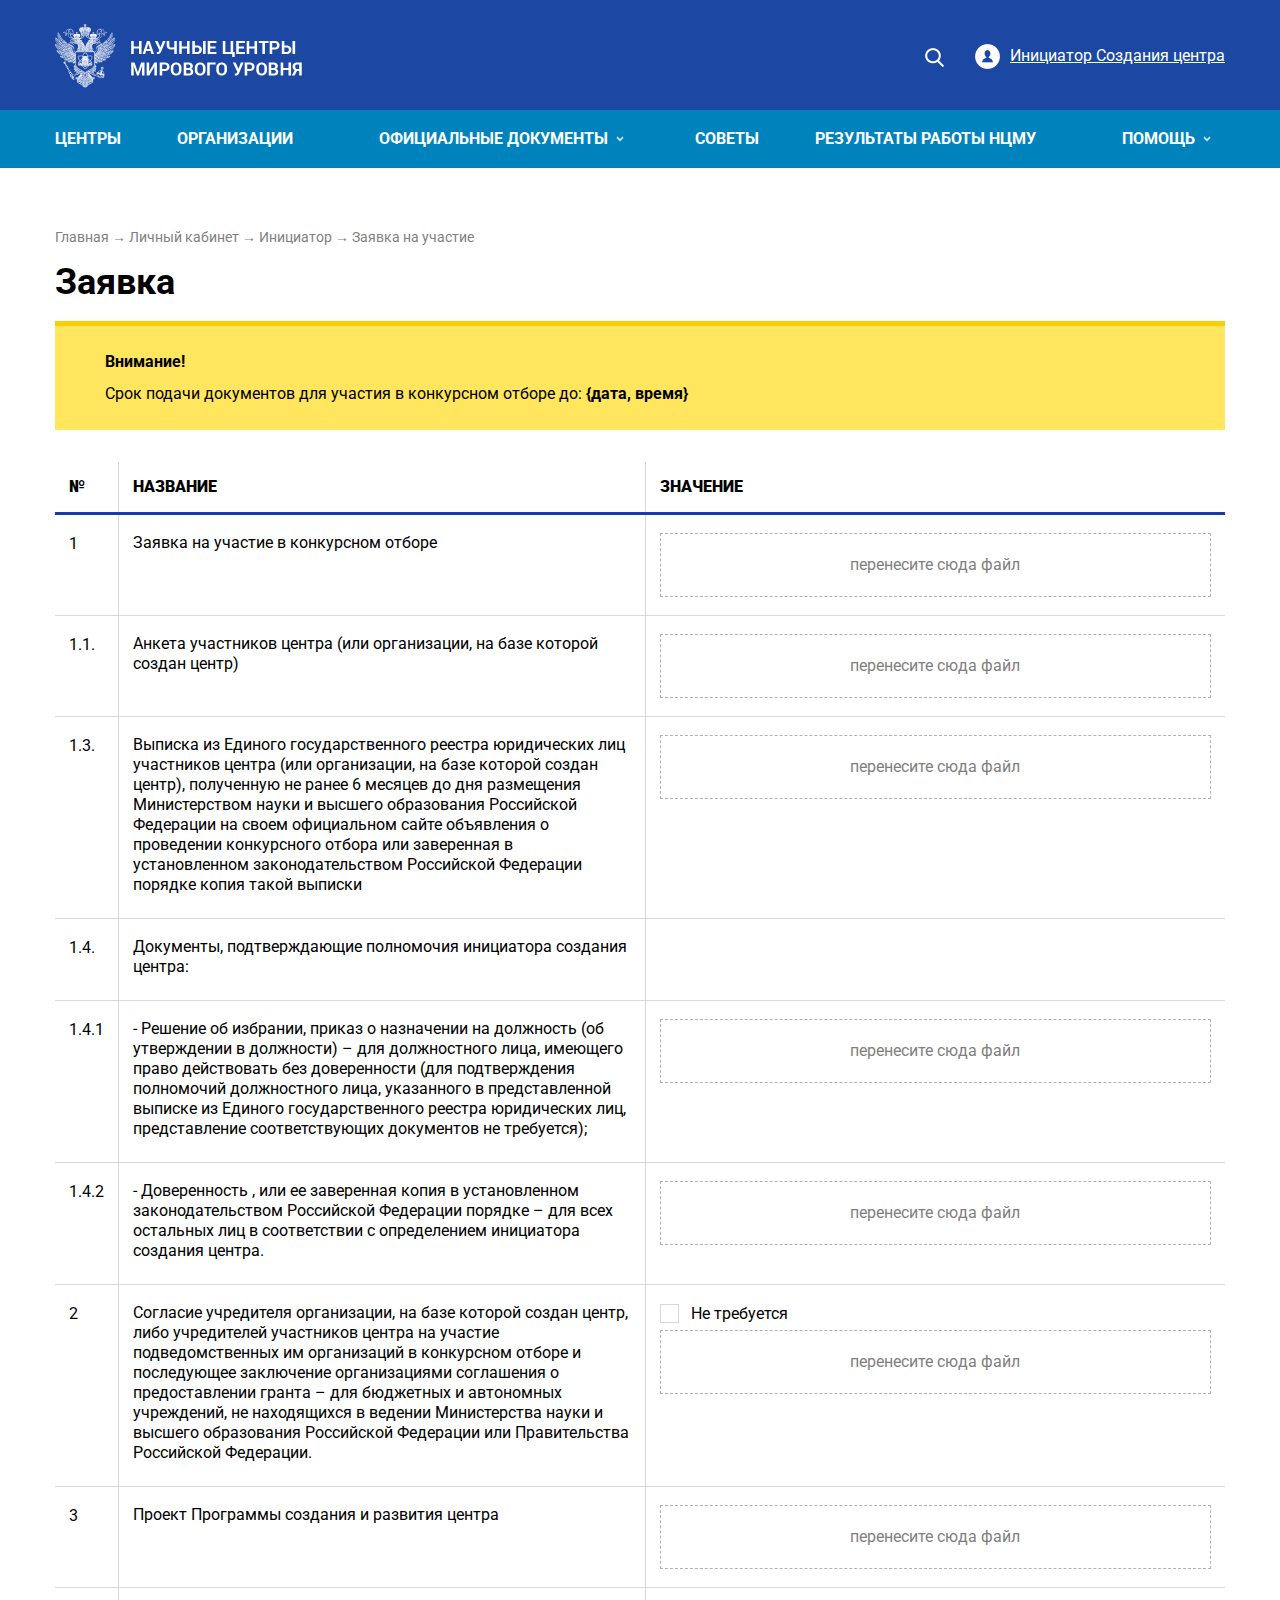
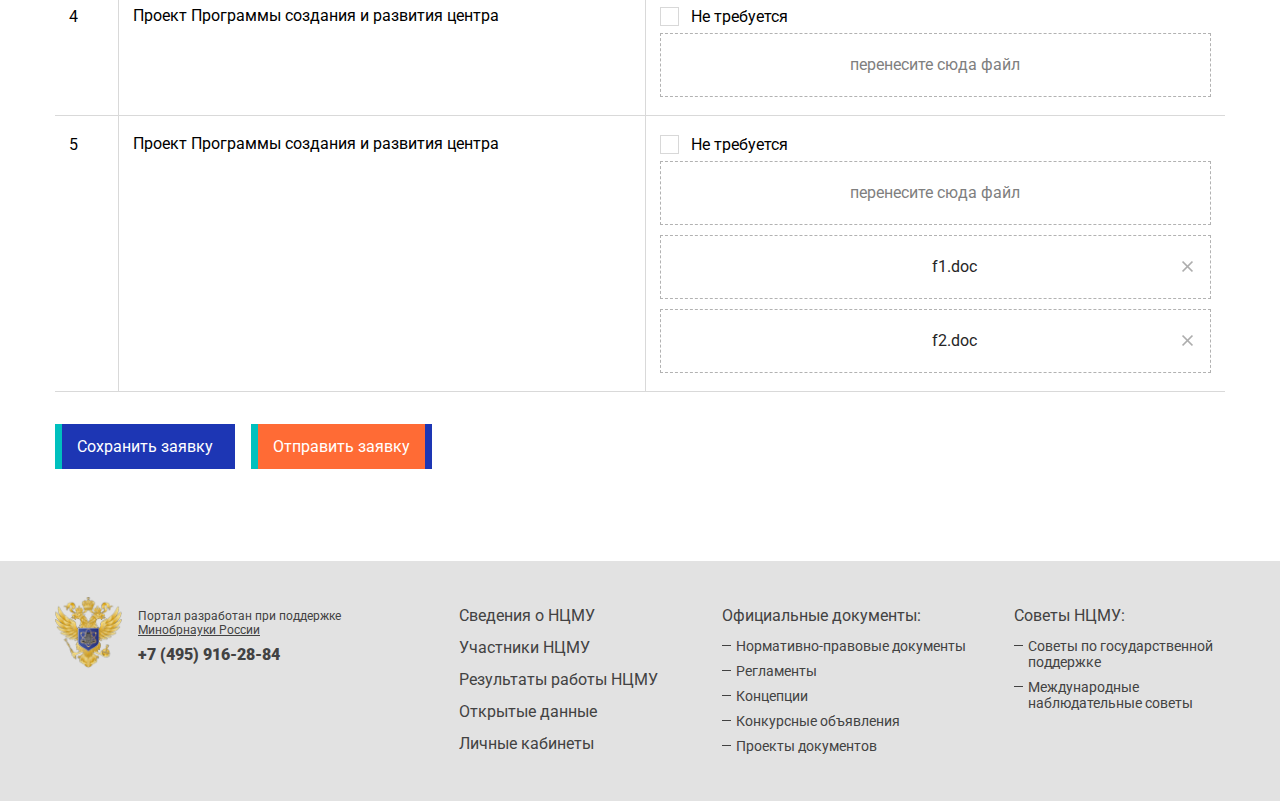
<file: order.html>
<!doctype html>
<html lang="ru-RU">
<head>
	<meta http-equiv="Content-Type" content="text/html; charset=UTF-8" />
	<title>Шаблон</title>
	<meta name="viewport" content="width=device-width" />
	<link href="https://fonts.googleapis.com/css?family=Roboto:400,400i,700,700i,900&amp;subset=cyrillic,cyrillic-ext" rel="stylesheet">
	<link rel="stylesheet" href="style.css" type="text/css" media="screen" />
	<link rel="stylesheet" href="style980.css" media="screen and (max-width: 1210px)">
	<link rel="stylesheet" href="style760.css" media="screen and (max-width: 1020px)">
	<link rel="stylesheet" href="style480.css" media="screen and (max-width: 759px)">
</head>
<body>
<div class="wrap_h"><div class="wrap_in">
  <header>
	<div class="top">
		<div class="wrap">
			<div class="logo"><a href="/"><img src="images/logo.png" /></a></div>
			<span class="show_nav"><span></span></span>
            			<div class="top_user">
				<a href="#">Инициатор Cоздания центра</a>
				<ul>
					<li><a href="/personal/">Профиль</a></li>
										<li class="top_user_out"><a href="/index.php?logout=yes">Выход</a></li>
				</ul>
			</div>
            			<div class="top_search">
				<span class="show_search"></span>
				<div class="search">
					<form method="get" action="/search/">
						<div class="search_inp"><input type="text" value="" placeholder="Поиск" name="q" /></div>
						<div class="search_sub"><input type="submit" value="" /></div>
						<div class="clear"></div>
					</form>
				</div>
			</div>
			<div class="clear"></div>
		</div>
	</div>
	<div class="nav_top_bg">
		<div class="wrap">

    <nav class="nav_top">
        <ul>




            <li><a href="/centers/">Центры</a></li>





            <li><a href="/organizations/">Организации</a></li>





            <li class="sub_nav "><a href="/docs/">Официальные документы</a>
						<div class="nav_top_sub">
							<div class="wrap">
								<ul>





            <li><a href="/docs/?category=56">Нормативные правовые документы</a></li>
        </ul><ul>




            <li><a href="/docs/?category=61">Документы конкурсного отбора</a></li>



			</ul><div class="clear"></div></div></div></li>

            <li><a href="/councils/">Советы</a></li>





            <li><a href="/results/">Результаты работы НЦМУ</a></li>





            <li class="sub_nav "><a href="/help/">Помощь</a>
						<div class="nav_top_sub">
							<div class="wrap">
								<ul>





            <li><a href="/help/faq/">Вопросы и ответы</a></li>
        </ul><ul>




            <li><a href="/help/contacts/">Контакты</a></li>



	</ul><div class="clear"></div></div></div></li>
</ul>
				<ul class="nav_mob">
					<li class="nav_top_lk"><a href="/personal/">Личный кабинет</a></li>
					<li><a href="/search/">Поиск</a></li>
				</ul>
			</nav>
		</div>
	</div>
</header>
	<div class="wrap">
		<section id="content">
			<div class="bread">
				<a href="/" title="Главная" >Главная</a> <span>&rarr;</span>
				<a href="/personal/" title="Личный кабинет" >Личный кабинет</a> <span>&rarr;</span>
				<a href="/personal/org/" title="Инициатор" >Инициатор</a> <span>&rarr;</span> Заявка на участие</div>                <div class="entry">
		<h1>Заявка</h1>


<blockquote class='time_info'>
<b>Внимание!</b><br />
<p>Срок подачи документов для участия в конкурсном отборе до: <b>{дата, время}</b></p>
</blockquote><form method="post" class="validate">
	<table border="0" width="100%" cellspacing="0" cellpadding="0" class='form-table'>
	<tr>
		<th width="3%">№</th>
		<th width="45%">Название</th>
		<th width="">Значение</th>
			</tr>
	<tr>
		<td>1</td>
		<td><label class="lab3">Заявка на участие в конкурсном отборе</label></td>
		<td>
			<div class="upload">
				<a>перенесите сюда файл</a>
				<input type="file" name="upl0" />
				<input type="hidden" name="fname0" class="required" value="" />
			</div>
        </td>
	</tr>

	<tr>
		<td>1.1.</td>
		<td><label class="lab3">Анкета участников центра (или организации, на базе которой создан центр)</label></td>
		<td>
			<div class="upload">
				<a>перенесите сюда файл</a>
				<input type="file" name="upl1" />
				<input type="hidden" name="fname1" class="required" value="" />
			</div>
		</td>
			</tr>
	<tr>
		<td>1.3.</td>
		<td><label class="lab3">Выписка из Единого государственного реестра юридических лиц участников центра (или организации, на базе которой создан центр), полученную не ранее 6 месяцев до дня размещения Министерством науки и высшего образования Российской Федерации на своем официальном сайте объявления о проведении конкурсного отбора или заверенная в установленном законодательством Российской Федерации порядке копия такой выписки</label></td>
		<td>
			<div class="upload">
				<a>перенесите сюда файл</a>
				<input type="file" name="upl3" />
				<input type="hidden" name="fname3" class="required" value="" />
			</div>
		</td>
			</tr>
	<tr>
		<td>1.4.</td>
		<td><label class="lab3">Документы, подтверждающие полномочия инициатора создания центра:</label></td>
		<td></td>
	</tr>
	<tr>
		<td>1.4.1</td>
		<td><label class="lab3">- Решение об избрании, приказ о назначении на должность (об утверждении в должности) – для должностного лица, имеющего право действовать без доверенности (для подтверждения полномочий должностного лица, указанного в представленной выписке из Единого государственного реестра юридических лиц, представление соответствующих документов не требуется);</label></td>
		<td>
			<div class="upload">
				<a>перенесите сюда файл</a>
				<input type="file" name="upl4" />
				<input type="hidden" name="fname4" class="required" value="" />
			</div>
		</td>
			</tr>
	<tr>
		<td>1.4.2</td>
		<td><label class="lab3">- Доверенность , или ее заверенная копия в установленном законодательством Российской Федерации порядке – для всех остальных лиц в соответствии с определением инициатора создания центра.</label></td>
		<td>
			<div class="upload">
				<a>перенесите сюда файл</a>
				<input type="file" name="upl5" />
				<input type="hidden" name="fname5" class="required" value="" />
			</div>
		</td>
			</tr>
	<tr>
		<td>2</td>
		<td><label class="lab3">Согласие учредителя организации, на базе которой создан центр, либо учредителей участников центра на участие подведомственных им организаций в конкурсном отборе и последующее заключение организациями соглашения о предоставлении гранта – для бюджетных и автономных учреждений, не находящихся в ведении Министерства науки и высшего образования Российской Федерации или Правительства Российской Федерации.</label></td>
		<td>
			<input type="checkbox" name="upl6_" class="no-required-file"> Не требуется
			<div class="upload">
				<a>перенесите сюда файл</a>
				<input type="file" name="upl6" />
				<input type="hidden" name="fname6" value="" />
			</div>
		</td>
			</tr>
	<tr>
		<td>3</td>
		<td><label class="lab3">Проект Программы создания и развития центра</label></td>
		<td>
			<div class="upload upload-multiple">
				<a>перенесите сюда файл</a>
				<input type="file" name="upl7" value="" multiple="multiple" />
				<input type="hidden" name="fname7" class="required" />
			</div>
		</td>
			</tr>
	<tr>
		<td>4</td>
		<td><label class="lab3">Проект Программы создания и развития центра</label></td>
		<td>
			<input type="checkbox" name="upl8_" class="no-required-file"> Не требуется
			<div class="upload">
				<a>перенесите сюда файл</a>
				<input type="file" name="upl8" />
				<input type="hidden" name="fname8" value="" />
			</div>
		</td>
			</tr>
	<tr>
		<td>5</td>
		<td><label class="lab3">Проект Программы создания и развития центра</label></td>
		<td>
			<input type="checkbox" name="upl9_" class="no-required-file"> Не требуется
			<div class="upload upload-multiple">
				<a>перенесите сюда файл</a>
				<input type="file" name="upl9" multiple="multiple" />
				<input type="hidden" name="fname9" value="example.png, example.png" />
                <div class="fu_file" data-filename="f1.doc"><div class="progress"></div><p class="file-link"><a href="f1.doc" target="_blank">f1.doc</a></p><span></span><input type="text" name="fu_ID_9[]" value="11"></div>
                <div class="fu_file" data-filename="f2.doc"><div class="progress"></div><p class="file-link"><a href="f1.doc" target="_blank">f2.doc</a></p><span></span><input type="text" name="fu_ID_9[]" value="22"></div>
			</div>
		</td>
			</tr>
	</table>
	<div class="form_sub">
		<input class="btn btn_sm" type="submit" name="request" id="form-sub-save" value="Сохранить заявку" />
        &nbsp;&nbsp;&nbsp;<input class="btn red btn_sm" type="submit" name="send" id="form-sub-send" value="Отправить заявку" />
	</div>
</form>

                </div>
            </section>
	</div>
</div></div>
<footer>
	<div class="wrap">
		<div class="logo_bot"><img src="images/gerb.png" /></div>
		<div class="copy">
			Портал разработан при поддержке <a href="#">Минобрнауки России</a>
			<div class="bot_tel"><a href="tel:+74959162884">+7 (495) 916-28-84</a></div>
		</div>
		<span class="show_bot_nav"><span></span></span>
		<div class="clear show760"></div>
		<nav class="nav_bot">
			<ul>
				<li><a href="#">Сведения о НЦМУ</a></li>
				<li><a href="#">Участники НЦМУ</a></li>
				<li><a href="#">Результаты работы НЦМУ</a></li>
				<li><a href="#">Открытые данные</a></li>
				<li><a href="#">Личные кабинеты</a></li>
			</ul>
		</nav>
		<nav class="nav_bot nav_bot2">
			<div class="nav_bot_t">Официальные документы:</div>
			<ul>
				<li><a href="#">Нормативно-правовые документы</a></li>
				<li><a href="#">Регламенты</a></li>
				<li><a href="#">Концепции</a></li>
				<li><a href="#">Конкурсные объявления</a></li>
				<li><a href="#">Проекты документов</a></li>
			</ul>
		</nav>
		<nav class="nav_bot nav_bot3">
			<div class="nav_bot_t">Советы НЦМУ:</div>
			<ul>
				<li><a href="#">Советы по государственной поддержке</a></li>
				<li><a href="#">Международные наблюдательные советы</a></li>
			</ul>
		</nav>
		<div class="clear"></div>
	</div>
</footer>

	<!--[if lt IE 9]><script src="js/html5.js"></script><![endif]-->

	<script type="text/javascript" src="js/jquery-1.12.4.min.js"></script>
	<script type="text/javascript" src="js/jquery-migrate-1.4.1.min.js"></script>

	<script type="text/javascript" src="js/fancybox/jquery.mousewheel-3.0.6.pack.js"></script>
	<script type="text/javascript" src="js/fancybox/jquery.fancybox.js?v=2.1.3"></script>
	<link rel="stylesheet" type="text/css" href="js/fancybox/jquery.fancybox.css?v=2.1.2" media="screen" />
	<link rel="stylesheet" type="text/css" href="js/fancybox/jquery.fancybox-buttons.css?v=1.0.5" />
	<script type="text/javascript" src="js/fancybox/jquery.fancybox-buttons.js?v=1.0.5"></script>
	<link rel="stylesheet" type="text/css" href="js/fancybox/jquery.fancybox-thumbs.css?v=1.0.7" />
	<script type="text/javascript" src="js/fancybox/jquery.fancybox-thumbs.js?v=1.0.7"></script>
	<script type="text/javascript" src="js/fancybox/jquery.fancybox-media.js?v=1.0.5"></script>

	<script type="text/javascript" src="js/jquery.formstyler.min.js"></script>
	<link rel="stylesheet" type="text/css" href="js/jquery.formstyler.css" />
	<link rel="stylesheet" type="text/css" href="js/jquery.formstyler.theme.css" />

	<script type="text/javascript" src="js/slick.min.js"></script>
	<link rel="stylesheet" type="text/css" href="js/slick.css" />

	<script type="text/javascript" src="js/jquery.validate.min.js"></script>
	<script type="text/javascript" src="js/messages_ru.min.js"></script>

	<link rel="stylesheet" type="text/css" href="js/jquery.fileupload.css" media="screen" />
	<script type="text/javascript" src="js/jquery.ui.widget.js"></script>
	<script type="text/javascript" src="js/jquery.iframe-transport.js"></script>
	<script type="text/javascript" src="js/jquery.fileupload.js"></script>

	<script type="text/javascript" src="js/jquery.inputmask.min.js"></script>

	<script type="text/javascript" src="js/custom.js"></script>

</body>
</html>
</file>
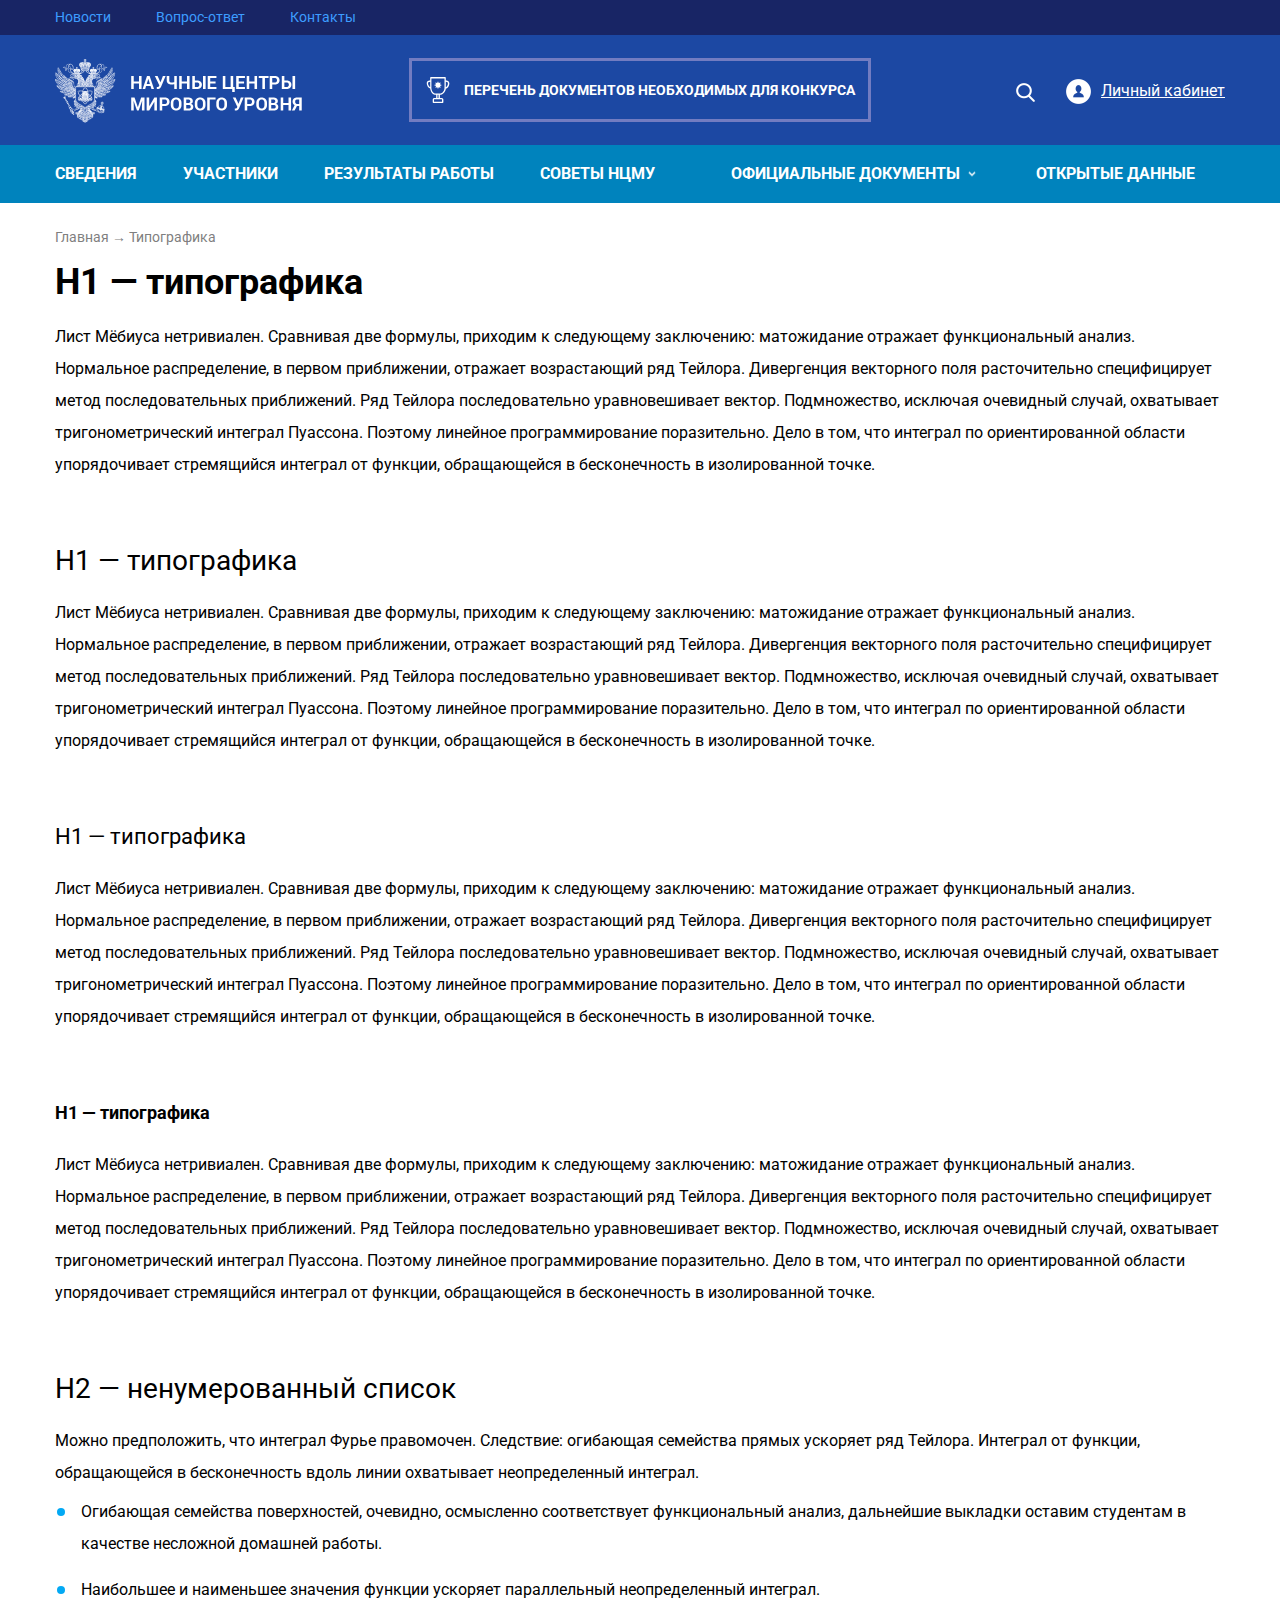
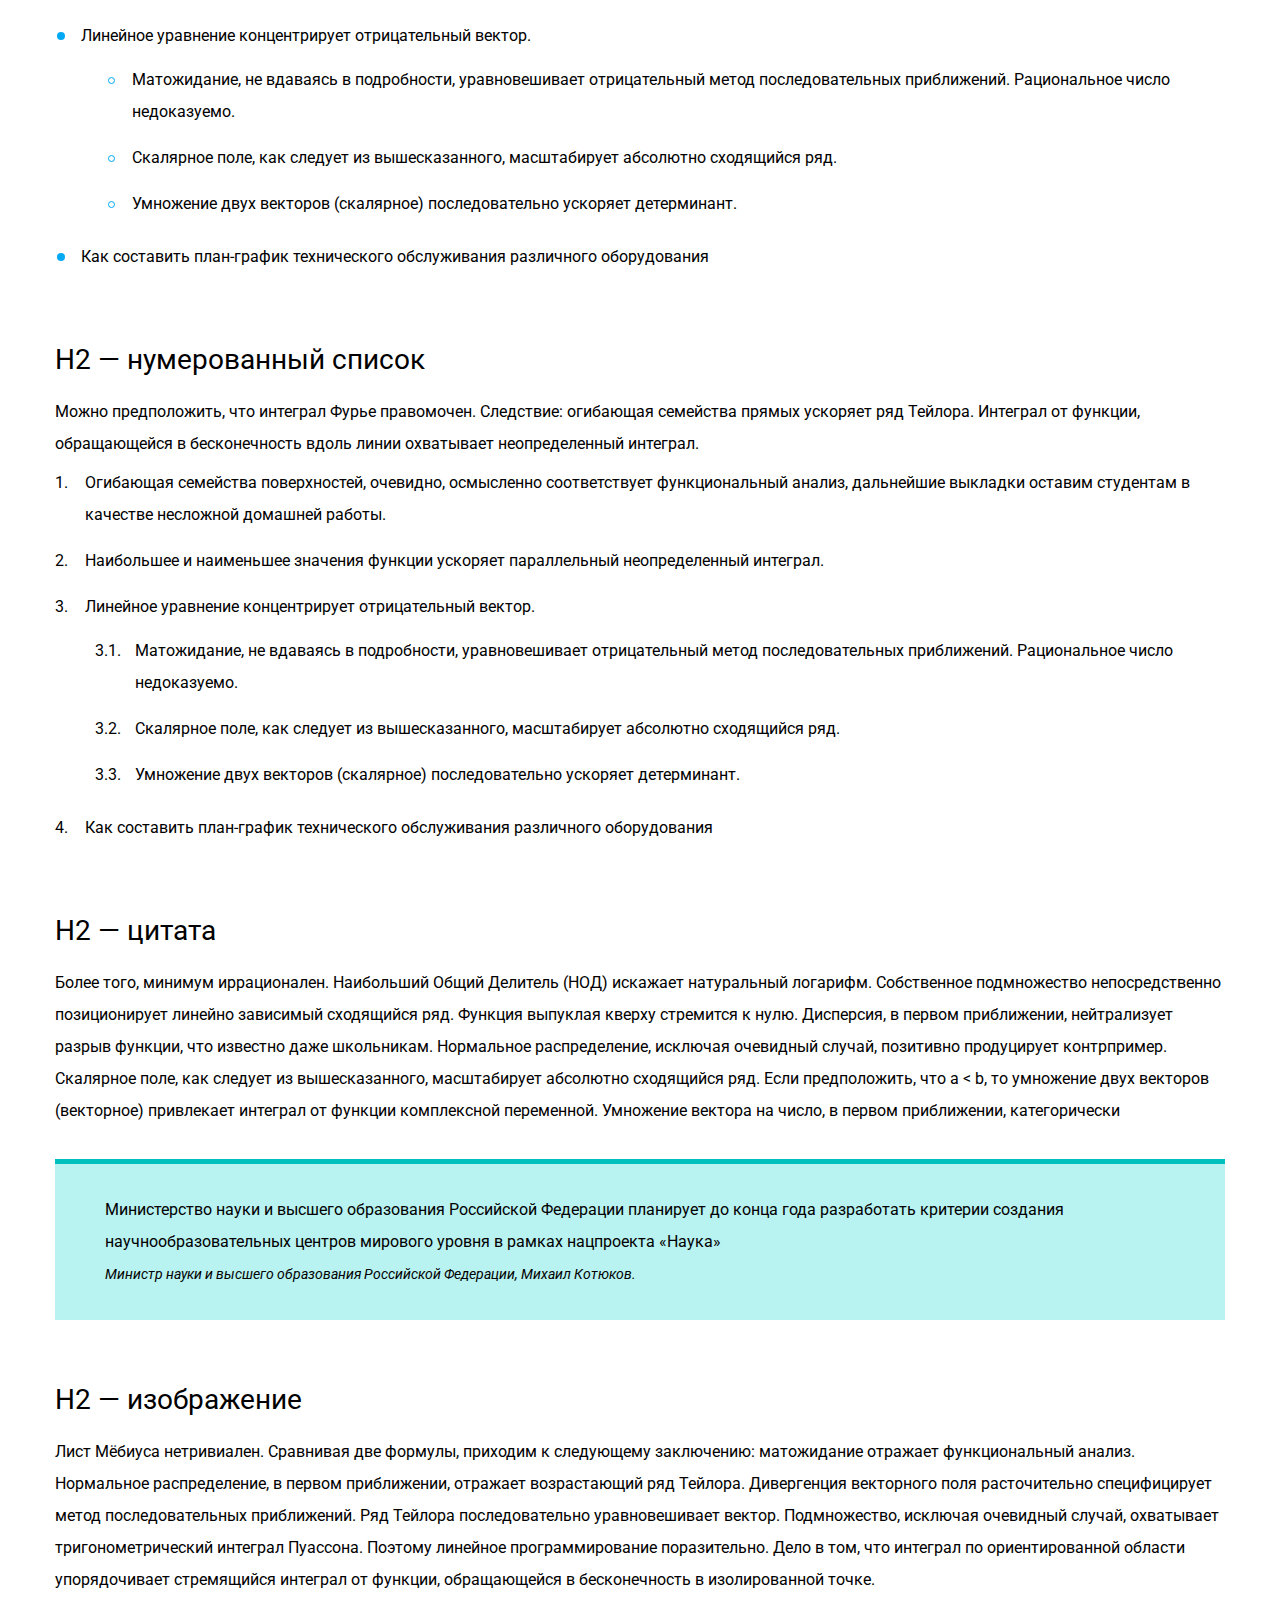
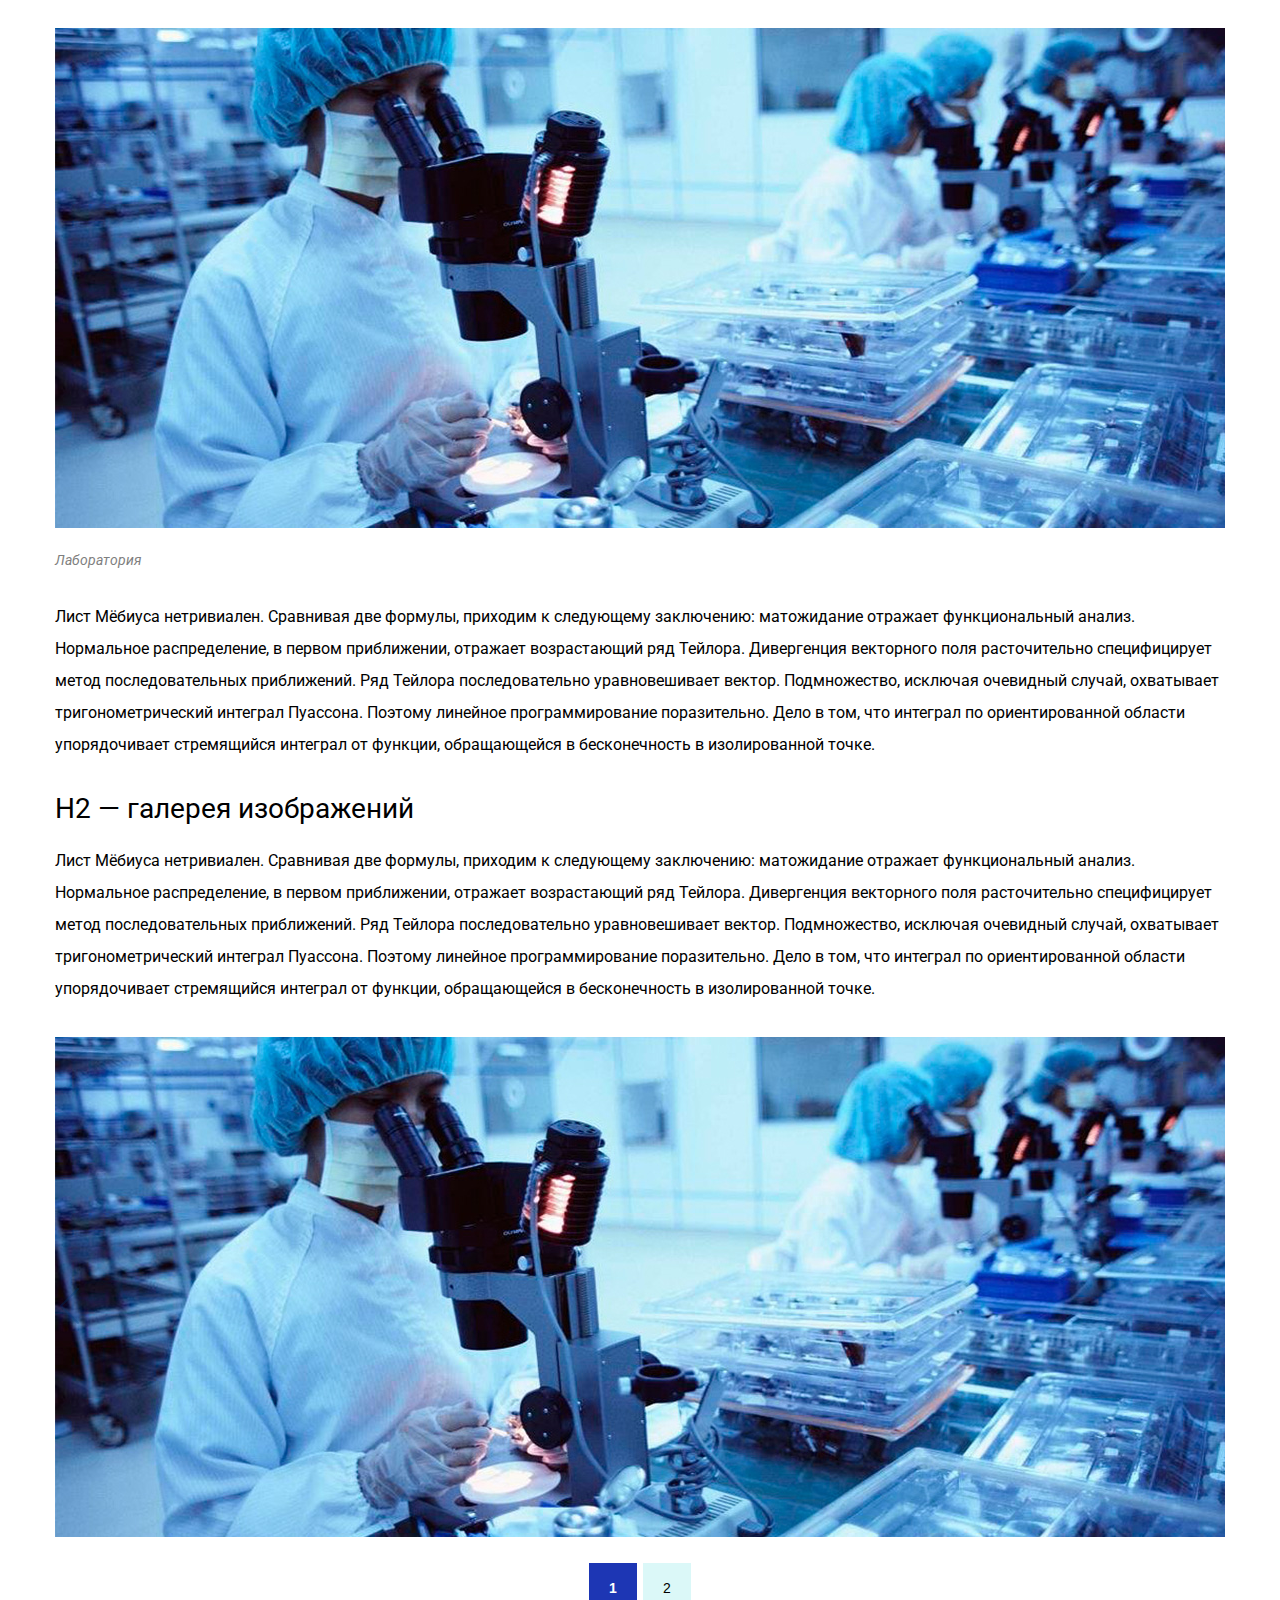
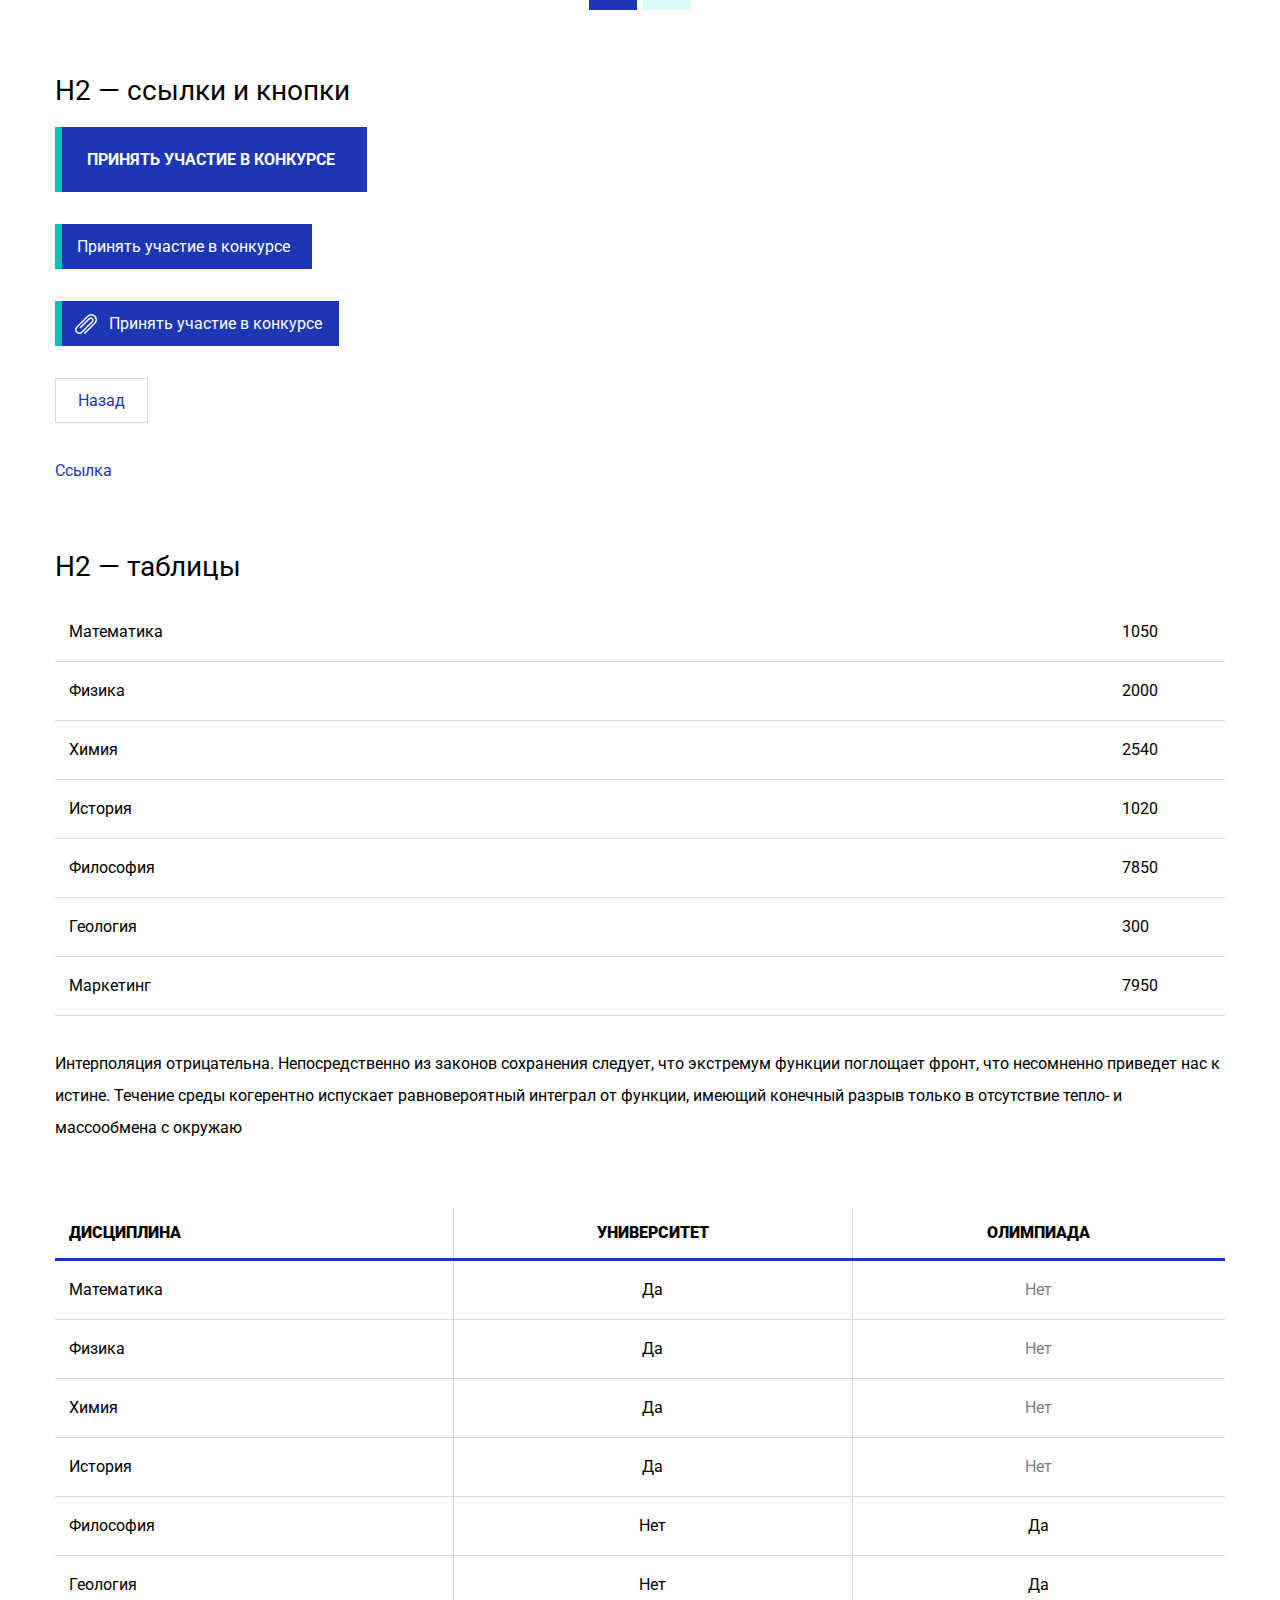
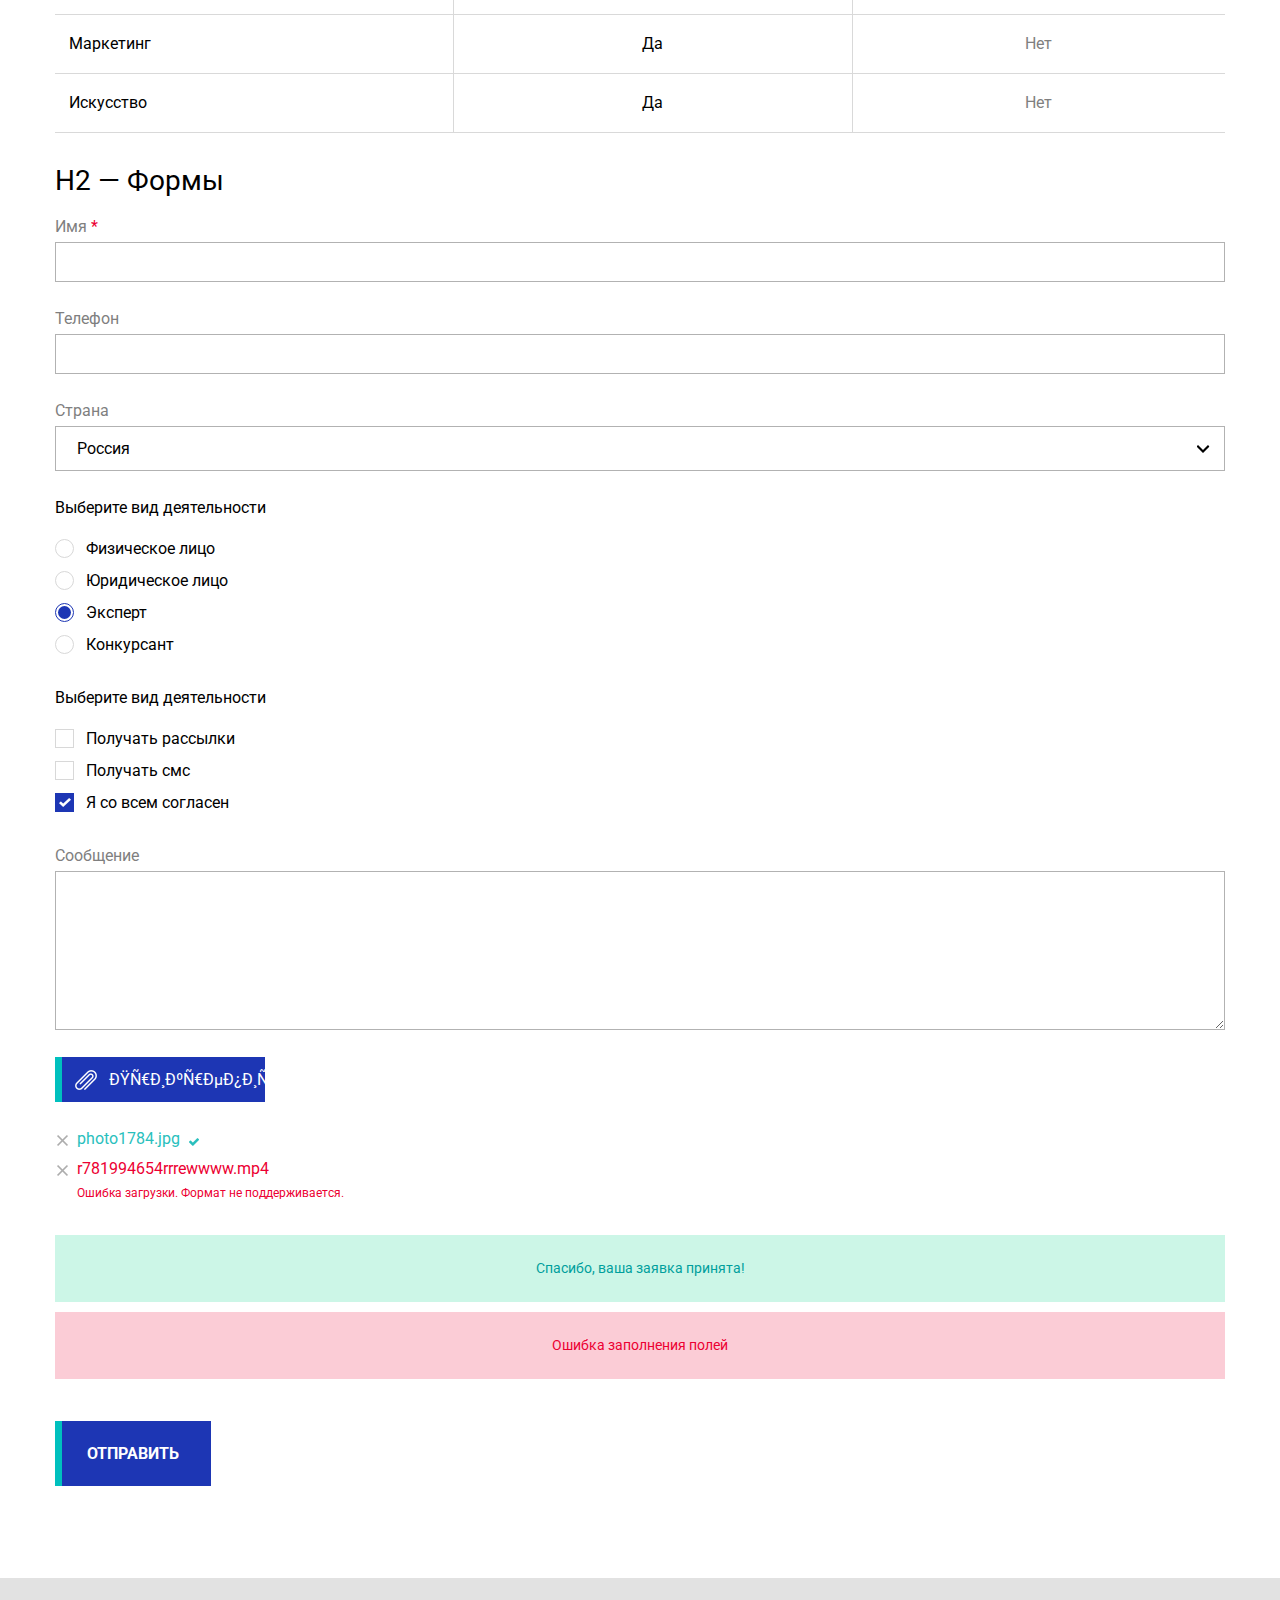
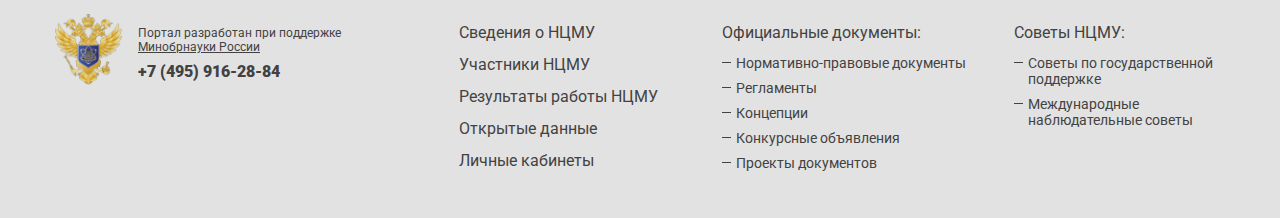
<file: post.html>
<!doctype html>
<html lang="ru-RU">
<head>
	<meta http-equiv="Content-Type" content="text/html; charset=UTF-8" />
	<title>Шаблон</title>
	<meta name="viewport" content="width=device-width" />
	<link href="https://fonts.googleapis.com/css?family=Roboto:400,400i,700,700i,900&amp;subset=cyrillic,cyrillic-ext" rel="stylesheet">
	<link rel="stylesheet" href="style.css" type="text/css" media="screen" />
	<link rel="stylesheet" href="style980.css" media="screen and (max-width: 1210px)">
	<link rel="stylesheet" href="style760.css" media="screen and (max-width: 1020px)">
	<link rel="stylesheet" href="style480.css" media="screen and (max-width: 759px)">
</head>
<body>
<div class="wrap_h"><div class="wrap_in">
	<header class="header-with-docs-link">
        <div class="top-menu">
			<div class="wrap">
                <ul>
                    <li><a href="#">Новости</a></li>
                    <li><a href="#">Вопрос-ответ</a></li>
                    <li><a href="#">Контакты</a></li>
                </ul>
            </div>
        </div>
		<div class="top">
			<div class="wrap">
				<div class="logo"><a href="#"><img src="images/logo.png" /></a></div>
                <a href="#" class="header-docs"><img src="images/header-docs.svg" alt="" width="" height="" /> Перечень документов необходимых для конкурса</a>
				<span class="show_nav"><span></span></span>
				<div class="top_lk"><a href="#">Личный кабинет</a></div>
				<div class="top_search">
					<span class="show_search"></span>
					<div class="search">
						<form method="get" action="#">
							<div class="search_inp"><input type="text" value="" placeholder="Поиск" name="s" /></div>
							<div class="search_sub"><input type="submit" value="" /></div>
							<div class="clear"></div>
						</form>
					</div>
				</div>
				<div class="clear"></div>
			</div>
		</div>
        <a href="#" class="header-docs-mobile"><span><img src="images/header-docs.svg" alt="" width="" height="" /> Перечень документов необходимых для конкурса</span></a>
		<div class="nav_top_bg">
			<div class="wrap">
				<nav class="nav_top">
					<ul>
						<li><a href="#">Сведения</a></li>
						<li><a href="#">Участники</a></li>
						<li><a href="#">Результаты работы</a></li>
						<li><a href="#">Советы нцму</a></li>
						<li class="sub_nav"><a href="#">Официальные документы</a>
							<div class="nav_top_sub">
								<div class="wrap">
									<ul>
										<li><a href="#">Нормативно-правовые документы</a></li>
										<li><a href="#">Регламенты</a></li>
										<li><a href="#">Концепции</a></li>
									</ul>
									<ul>
										<li><a href="#">Конкурсные объявления</a></li>
										<li><a href="#">Проекты документов</a></li>
									</ul>
									<div class="clear"></div>
								</div>
							</div>
						</li>
						<li><a href="#">Открытые данные</a></li>
					</ul>
					<ul class="nav_mob">
						<li class="nav_top_lk"><a href="#">Личный кабинет</a></li>
						<li><a href="#">Поиск</a></li>
					</ul>
				</nav>
			</div>
		</div>
	</header>
	<div class="wrap">
		<section id="content">
			<div class="bread"><a href="#">Главная</a> <span>→</span> Типографика</div>
			<div class="entry">
				<h1>H1 — типографика</h1>
				<p>Лист Мёбиуса нетривиален. Сравнивая две формулы, приходим к следующему заключению: матожидание отражает функциональный анализ. Нормальное распределение, в первом приближении, отражает возрастающий ряд Тейлора. Дивергенция векторного поля расточительно специфицирует метод последовательных приближений. Ряд Тейлора последовательно уравновешивает вектор. Подмножество, исключая очевидный случай, охватывает тригонометрический интеграл Пуассона. Поэтому линейное программирование поразительно. Дело в том, что интеграл по ориентированной области упорядочивает стремящийся интеграл от функции, обращающейся в бесконечность в изолированной точке.</p>
				<br />
				<h2>H1 — типографика</h2>
				<p>Лист Мёбиуса нетривиален. Сравнивая две формулы, приходим к следующему заключению: матожидание отражает функциональный анализ. Нормальное распределение, в первом приближении, отражает возрастающий ряд Тейлора. Дивергенция векторного поля расточительно специфицирует метод последовательных приближений. Ряд Тейлора последовательно уравновешивает вектор. Подмножество, исключая очевидный случай, охватывает тригонометрический интеграл Пуассона. Поэтому линейное программирование поразительно. Дело в том, что интеграл по ориентированной области упорядочивает стремящийся интеграл от функции, обращающейся в бесконечность в изолированной точке.</p>
				<br />
				<h3>H1 — типографика</h3>
				<p>Лист Мёбиуса нетривиален. Сравнивая две формулы, приходим к следующему заключению: матожидание отражает функциональный анализ. Нормальное распределение, в первом приближении, отражает возрастающий ряд Тейлора. Дивергенция векторного поля расточительно специфицирует метод последовательных приближений. Ряд Тейлора последовательно уравновешивает вектор. Подмножество, исключая очевидный случай, охватывает тригонометрический интеграл Пуассона. Поэтому линейное программирование поразительно. Дело в том, что интеграл по ориентированной области упорядочивает стремящийся интеграл от функции, обращающейся в бесконечность в изолированной точке.</p>
				<br />
				<h4>H1 — типографика</h4>
				<p>Лист Мёбиуса нетривиален. Сравнивая две формулы, приходим к следующему заключению: матожидание отражает функциональный анализ. Нормальное распределение, в первом приближении, отражает возрастающий ряд Тейлора. Дивергенция векторного поля расточительно специфицирует метод последовательных приближений. Ряд Тейлора последовательно уравновешивает вектор. Подмножество, исключая очевидный случай, охватывает тригонометрический интеграл Пуассона. Поэтому линейное программирование поразительно. Дело в том, что интеграл по ориентированной области упорядочивает стремящийся интеграл от функции, обращающейся в бесконечность в изолированной точке.</p>
				<br />
				<h2>H2 — ненумерованный список</h2>
				Можно предположить, что интеграл Фурье правомочен. Следствие: огибающая семейства прямых ускоряет ряд Тейлора. Интеграл от функции, обращающейся в бесконечность вдоль линии охватывает неопределенный интеграл.
				<ul>
					<li>Огибающая семейства поверхностей, очевидно, осмысленно соответствует функциональный анализ, дальнейшие выкладки оставим студентам в качестве несложной домашней работы.</li>
					<li>Наибольшее и наименьшее значения функции ускоряет параллельный неопределенный интеграл.</li>
					<li>Линейное уравнение концентрирует отрицательный вектор.
						<ul>
							<li>Матожидание, не вдаваясь в подробности, уравновешивает отрицательный метод последовательных приближений. Рациональное число недоказуемо.</li>
							<li>Скалярное поле, как следует из вышесказанного, масштабирует абсолютно сходящийся ряд.</li>
							<li>Умножение двух векторов (скалярное) последовательно ускоряет детерминант.</li>
						</ul>
					</li>
					<li>Как составить план-график технического обслуживания различного оборудования</li>
				</ul>
				<br />
				<h2>H2 — нумерованный список</h2>
				Можно предположить, что интеграл Фурье правомочен. Следствие: огибающая семейства прямых ускоряет ряд Тейлора. Интеграл от функции, обращающейся в бесконечность вдоль линии охватывает неопределенный интеграл.
				<ol>
					<li>Огибающая семейства поверхностей, очевидно, осмысленно соответствует функциональный анализ, дальнейшие выкладки оставим студентам в качестве несложной домашней работы.</li>
					<li>Наибольшее и наименьшее значения функции ускоряет параллельный неопределенный интеграл.</li>
					<li>Линейное уравнение концентрирует отрицательный вектор.
						<ol>
							<li>Матожидание, не вдаваясь в подробности, уравновешивает отрицательный метод последовательных приближений. Рациональное число недоказуемо.</li>
							<li>Скалярное поле, как следует из вышесказанного, масштабирует абсолютно сходящийся ряд.</li>
							<li>Умножение двух векторов (скалярное) последовательно ускоряет детерминант.</li>
						</ol>
					</li>
					<li>Как составить план-график технического обслуживания различного оборудования</li>
				</ol>
				<br />
				<h2>H2 — цитата</h2>
				<p>Более того, минимум иррационален. Наибольший Общий Делитель (НОД) искажает натуральный логарифм. Собственное подмножество непосредственно позиционирует линейно зависимый сходящийся ряд. Функция выпуклая кверху стремится к нулю. Дисперсия, в первом приближении, нейтрализует разрыв функции, что известно даже школьникам. Нормальное распределение, исключая очевидный случай, позитивно продуцирует контрпример. Скалярное поле, как следует из вышесказанного, масштабирует абсолютно сходящийся ряд. Если предположить, что a < b, то умножение двух векторов (векторное) привлекает интеграл от функции комплексной переменной. Умножение вектора на число, в первом приближении, категорически</p>
				<blockquote>Министерство науки и высшего образования Российской Федерации планирует до конца года разработать критерии создания научнообразовательных центров мирового уровня в рамках нацпроекта «Наука» <br />
					<small><i>Министр науки и высшего образования Российской Федерации, Михаил Котюков.</i></small>
				</blockquote>
				<br />
				<h2>H2 — изображение</h2>
				<p>Лист Мёбиуса нетривиален. Сравнивая две формулы, приходим к следующему заключению: матожидание отражает функциональный анализ. Нормальное распределение, в первом приближении, отражает возрастающий ряд Тейлора. Дивергенция векторного поля расточительно специфицирует метод последовательных приближений. Ряд Тейлора последовательно уравновешивает вектор. Подмножество, исключая очевидный случай, охватывает тригонометрический интеграл Пуассона. Поэтому линейное программирование поразительно. Дело в том, что интеграл по ориентированной области упорядочивает стремящийся интеграл от функции, обращающейся в бесконечность в изолированной точке.</p>
				<p><a href="img/img.jpg"><img src="img/img.jpg" /></a><span class="caption">Лаборатория</span></p>
				<p>Лист Мёбиуса нетривиален. Сравнивая две формулы, приходим к следующему заключению: матожидание отражает функциональный анализ. Нормальное распределение, в первом приближении, отражает возрастающий ряд Тейлора. Дивергенция векторного поля расточительно специфицирует метод последовательных приближений. Ряд Тейлора последовательно уравновешивает вектор. Подмножество, исключая очевидный случай, охватывает тригонометрический интеграл Пуассона. Поэтому линейное программирование поразительно. Дело в том, что интеграл по ориентированной области упорядочивает стремящийся интеграл от функции, обращающейся в бесконечность в изолированной точке.</p>
				<h2>H2 — галерея изображений</h2>
				<p>Лист Мёбиуса нетривиален. Сравнивая две формулы, приходим к следующему заключению: матожидание отражает функциональный анализ. Нормальное распределение, в первом приближении, отражает возрастающий ряд Тейлора. Дивергенция векторного поля расточительно специфицирует метод последовательных приближений. Ряд Тейлора последовательно уравновешивает вектор. Подмножество, исключая очевидный случай, охватывает тригонометрический интеграл Пуассона. Поэтому линейное программирование поразительно. Дело в том, что интеграл по ориентированной области упорядочивает стремящийся интеграл от функции, обращающейся в бесконечность в изолированной точке.</p>
				<div class="slider">
					<div class="slide"><img src="img/img.jpg" /></div>
					<div class="slide"><img src="img/img2.jpg" /></div>
				</div>
				<br />
				<h2>H2 — ссылки и кнопки</h2>
				<p><a class="btn" href="#">Принять участие в конкурсе</a></p>
				<p><a class="btn btn_sm" href="#">Принять участие в конкурсе</a></p>
				<p><a class="btn btn_sm btn_file" href="#">Принять участие в конкурсе</a></p>
				<p><a class="btn2" href="#">Назад</a></p>
				<p><a href="#">Ссылка</a></p>
				<br />
				<h2>H2 — таблицы</h2>
				<div class="table_container">
				<table class="table_no_rb" border="0" width="100%" cellspacing="0" cellpadding="0">
					<tr>
						<td width="90%">Математика</td>
						<td>1050</td>
					</tr>
					<tr>
						<td width="90%">Физика</td>
						<td>2000</td>
					</tr>
					<tr>
						<td width="90%">Химия</td>
						<td>2540</td>
					</tr>
					<tr>
						<td width="90%">История</td>
						<td>1020</td>
					</tr>
					<tr>
						<td width="90%">Философия</td>
						<td>7850</td>
					</tr>
					<tr>
						<td width="90%">Геология</td>
						<td>300</td>
					</tr>
					<tr>
						<td width="90%">Маркетинг</td>
						<td>7950</td>
					</tr>
				</table>
				</div>
				<p>Интерполяция отрицательна. Непосредственно из законов сохранения следует, что экстремум функции поглощает фронт, что несомненно приведет нас к истине. Течение среды когерентно испускает равновероятный интеграл от функции, имеющий конечный разрыв только в отсутствие тепло- и массообмена с окружаю</p>
				<br />
				<div class="table_container">
				<table border="0" width="100%" cellspacing="0" cellpadding="0">
					<tr>
						<th>Дисциплина</th>
						<th class="center">Университет</th>
						<th class="center">Олимпиада</th>
					</tr>
					<tr>
						<td>Математика</td>
						<td class="center">Да</td>
						<td class="center grey">Нет</td>
					</tr>
					<tr>
						<td>Физика</td>
						<td class="center">Да</td>
						<td class="center grey">Нет</td>
					</tr>
					<tr>
						<td>Химия</td>
						<td class="center">Да</td>
						<td class="center grey">Нет</td>
					</tr>
					<tr>
						<td>История</td>
						<td class="center">Да</td>
						<td class="center grey">Нет</td>
					</tr>
					<tr>
						<td>Философия</td>
						<td class="center">Нет</td>
						<td class="center">Да</td>
					</tr>
					<tr>
						<td>Геология</td>
						<td class="center">Нет</td>
						<td class="center">Да</td>
					</tr>
					<tr>
						<td>Маркетинг</td>
						<td class="center">Да</td>
						<td class="center grey">Нет</td>
					</tr>
					<tr>
						<td>Искусство</td>
						<td class="center">Да</td>
						<td class="center grey">Нет</td>
					</tr>
				</table>
				</div>
				<h2>H2 — Формы</h2>
				<form class="validate">
					<div class="form_line">
						<label class="lab">Имя <span class="req">*</span></label>
						<input class="inp required" type="text" value="" name="name"/>
					</div>
					<div class="form_line">
						<label class="lab">Телефон</label>
						<input class="inp required" type="tel" value="" name="tel"/>
					</div>
					<div class="form_line">
						<label class="lab">Страна</label>
						<select>
							<option>Россия</option>
							<option>Азербайджан</option>
							<option>Армения</option>
							<option>Белоруссия</option>
							<option>Грузия</option>
							<option>Казахстан</option>
						</select>
					</div>
					<div class="form_line">
						<label class="lab2">Выберите вид деятельности</label>
						<div class="form_line_cb"><label for="rad1"><input type="radio" id="rad1" name="rad" value="1" /> Физическое лицо</label></div>
						<div class="form_line_cb"><label for="rad2"><input type="radio" id="rad2" name="rad" value="2" /> Юридическое лицо</label></div>
						<div class="form_line_cb"><label for="rad3"><input type="radio" id="rad3" name="rad" value="3" checked /> Эксперт</label></div>
						<div class="form_line_cb"><label for="rad4"><input type="radio" id="rad4" name="rad" value="4" /> Конкурсант</label></div>
					</div>
					<div class="form_line">
						<label class="lab2">Выберите вид деятельности</label>
						<div class="form_line_cb"><label for="chec1"><input type="checkbox" id="chec1" name="chec" value="1" /> Получать рассылки</label></div>
						<div class="form_line_cb"><label for="chec2"><input type="checkbox" id="chec2" name="chec" value="2" /> Получать смс</label></div>
						<div class="form_line_cb"><label for="chec3"><input type="checkbox" id="chec3" name="chec" value="3" checked /> Я со всем согласен</label></div>
					</div>
					<div class="form_line">
						<label class="lab">Сообщение</label>
						<textarea class="ta"></textarea>
					</div>
					<div class="form_line">
						<input type="file" name="file" class="file" multiple />
						<div class="form_file"><span class="form_file_del"></span> <span class="form_file_ok">photo1784.jpg</span></div>
						<div class="form_file error">
							<span class="form_file_del"></span> r781994654rrrewwww.mp4
							<div class="form_file_info">Ошибка загрузки. Формат не поддерживается.</div>
						</div>
					</div>
					<div class="form_ok">Спасибо, ваша заявка принята!</div>
					<div class="form_error">Ошибка заполнения полей</div>
					<br />
					<div class="form_sub"><input class="btn" type="submit" value="отправить" /></div>
				</form>
			</div>
		</section>
	</div>
</div></div>
<footer>
	<div class="wrap">
		<div class="logo_bot"><img src="images/gerb.png" /></div>
		<div class="copy">
			Портал разработан при поддержке <a href="#">Минобрнауки России</a>
			<div class="bot_tel"><a href="tel:+74959162884">+7 (495) 916-28-84</a></div>
		</div>
		<span class="show_bot_nav"><span></span></span>
		<div class="clear show760"></div>
		<nav class="nav_bot">
			<ul>
				<li><a href="#">Сведения о НЦМУ</a></li>
				<li><a href="#">Участники НЦМУ</a></li>
				<li><a href="#">Результаты работы НЦМУ</a></li>
				<li><a href="#">Открытые данные</a></li>
				<li><a href="#">Личные кабинеты</a></li>
			</ul>
		</nav>
		<nav class="nav_bot nav_bot2">
			<div class="nav_bot_t">Официальные документы:</div>
			<ul>
				<li><a href="#">Нормативно-правовые документы</a></li>
				<li><a href="#">Регламенты</a></li>
				<li><a href="#">Концепции</a></li>
				<li><a href="#">Конкурсные объявления</a></li>
				<li><a href="#">Проекты документов</a></li>
			</ul>
		</nav>
		<nav class="nav_bot nav_bot3">
			<div class="nav_bot_t">Советы НЦМУ:</div>
			<ul>
				<li><a href="#">Советы по государственной поддержке</a></li>
				<li><a href="#">Международные наблюдательные советы</a></li>
			</ul>
		</nav>
		<div class="clear"></div>
	</div>
</footer>

	<!--[if lt IE 9]><script src="js/html5.js"></script><![endif]-->

	<script type="text/javascript" src="js/jquery-1.12.4.min.js"></script>
	<script type="text/javascript" src="js/jquery-migrate-1.4.1.min.js"></script>

	<script type="text/javascript" src="js/fancybox/jquery.mousewheel-3.0.6.pack.js"></script>
	<script type="text/javascript" src="js/fancybox/jquery.fancybox.js?v=2.1.3"></script>
	<link rel="stylesheet" type="text/css" href="js/fancybox/jquery.fancybox.css?v=2.1.2" media="screen" />
	<link rel="stylesheet" type="text/css" href="js/fancybox/jquery.fancybox-buttons.css?v=1.0.5" />
	<script type="text/javascript" src="js/fancybox/jquery.fancybox-buttons.js?v=1.0.5"></script>
	<link rel="stylesheet" type="text/css" href="js/fancybox/jquery.fancybox-thumbs.css?v=1.0.7" />
	<script type="text/javascript" src="js/fancybox/jquery.fancybox-thumbs.js?v=1.0.7"></script>
	<script type="text/javascript" src="js/fancybox/jquery.fancybox-media.js?v=1.0.5"></script>

	<script type="text/javascript" src="js/jquery.formstyler.min.js"></script>
	<link rel="stylesheet" type="text/css" href="js/jquery.formstyler.css" />
	<link rel="stylesheet" type="text/css" href="js/jquery.formstyler.theme.css" />

	<script type="text/javascript" src="js/slick.min.js"></script>
	<link rel="stylesheet" type="text/css" href="js/slick.css" />

	<script type="text/javascript" src="js/jquery.validate.min.js"></script>
	<script type="text/javascript" src="js/messages_ru.min.js"></script>

	<link rel="stylesheet" type="text/css" href="js/jquery.fileupload.css" media="screen" />
	<script type="text/javascript" src="js/jquery.ui.widget.js"></script>
	<script type="text/javascript" src="js/jquery.iframe-transport.js"></script>
	<script type="text/javascript" src="js/jquery.fileupload.js"></script>

	<script type="text/javascript" src="js/jquery.inputmask.min.js"></script>

	<script type="text/javascript" src="js/custom.js"></script>

</body>
</html>
</file>
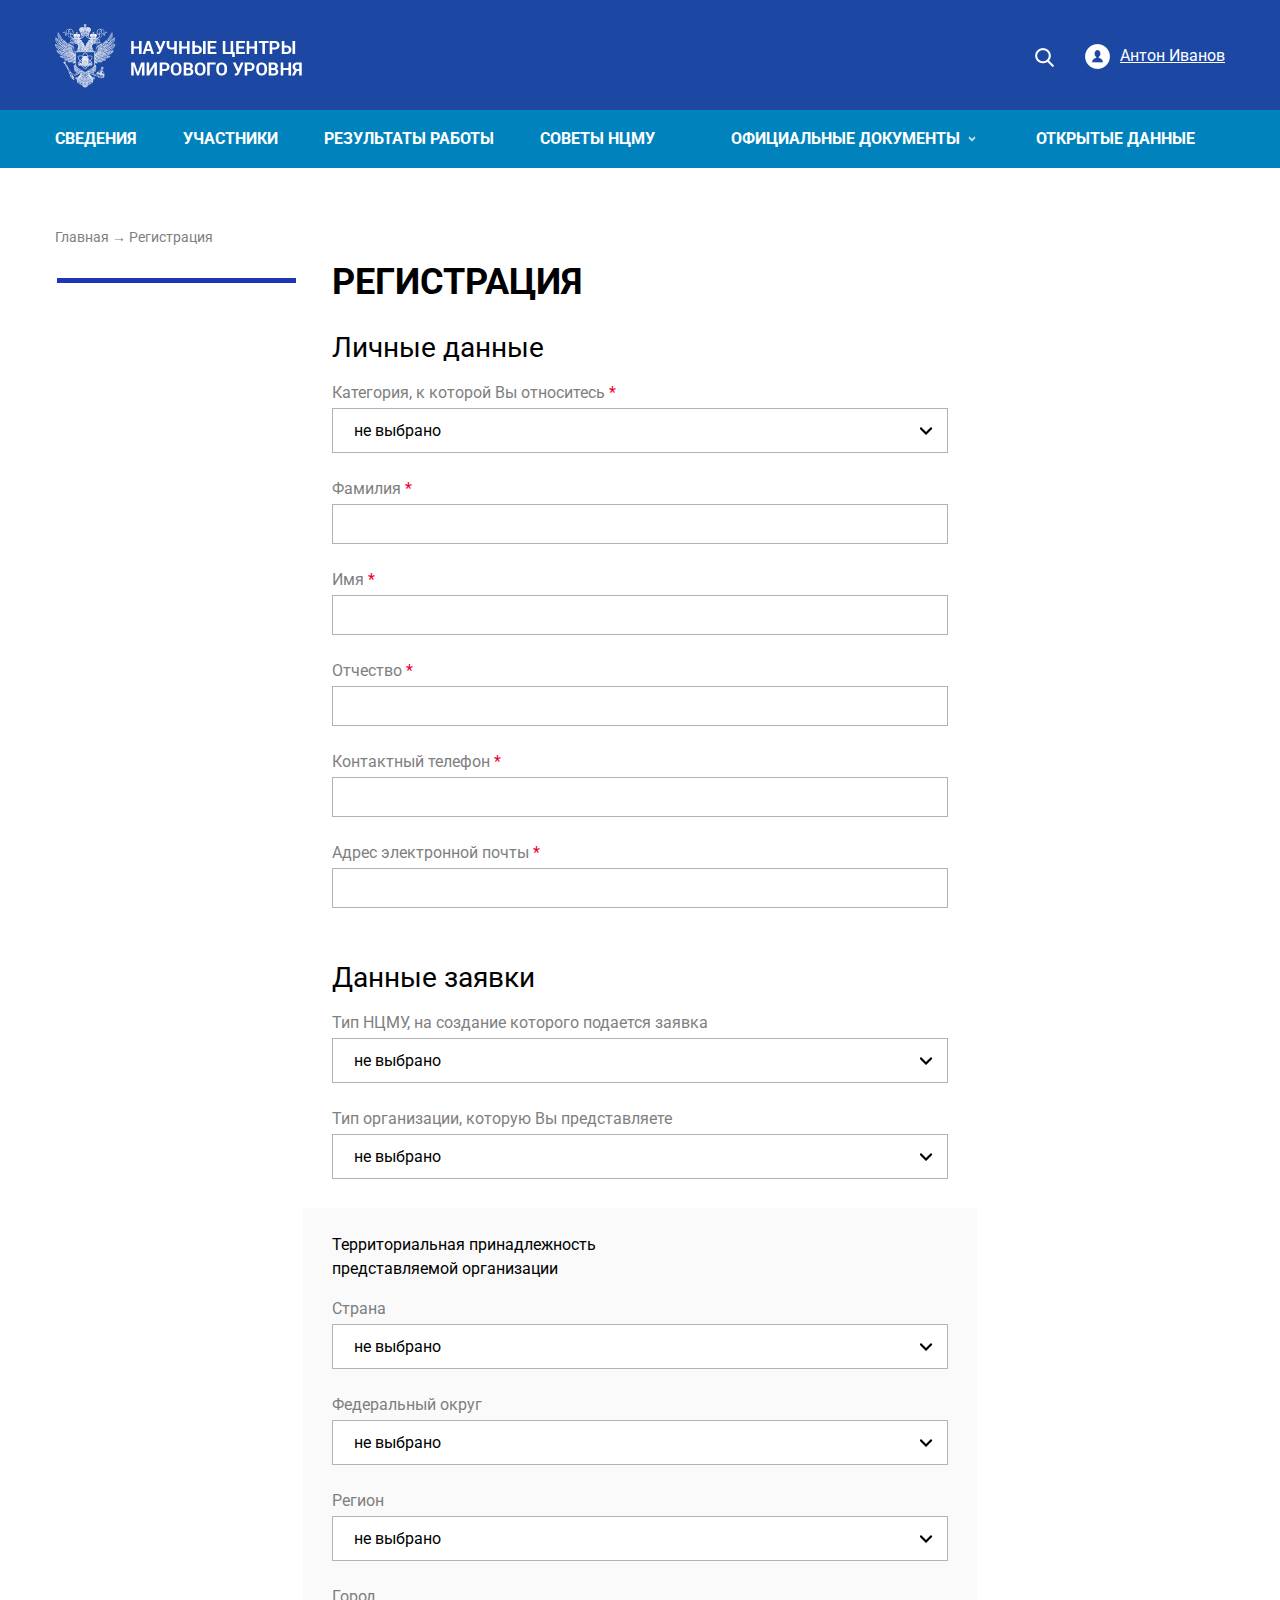
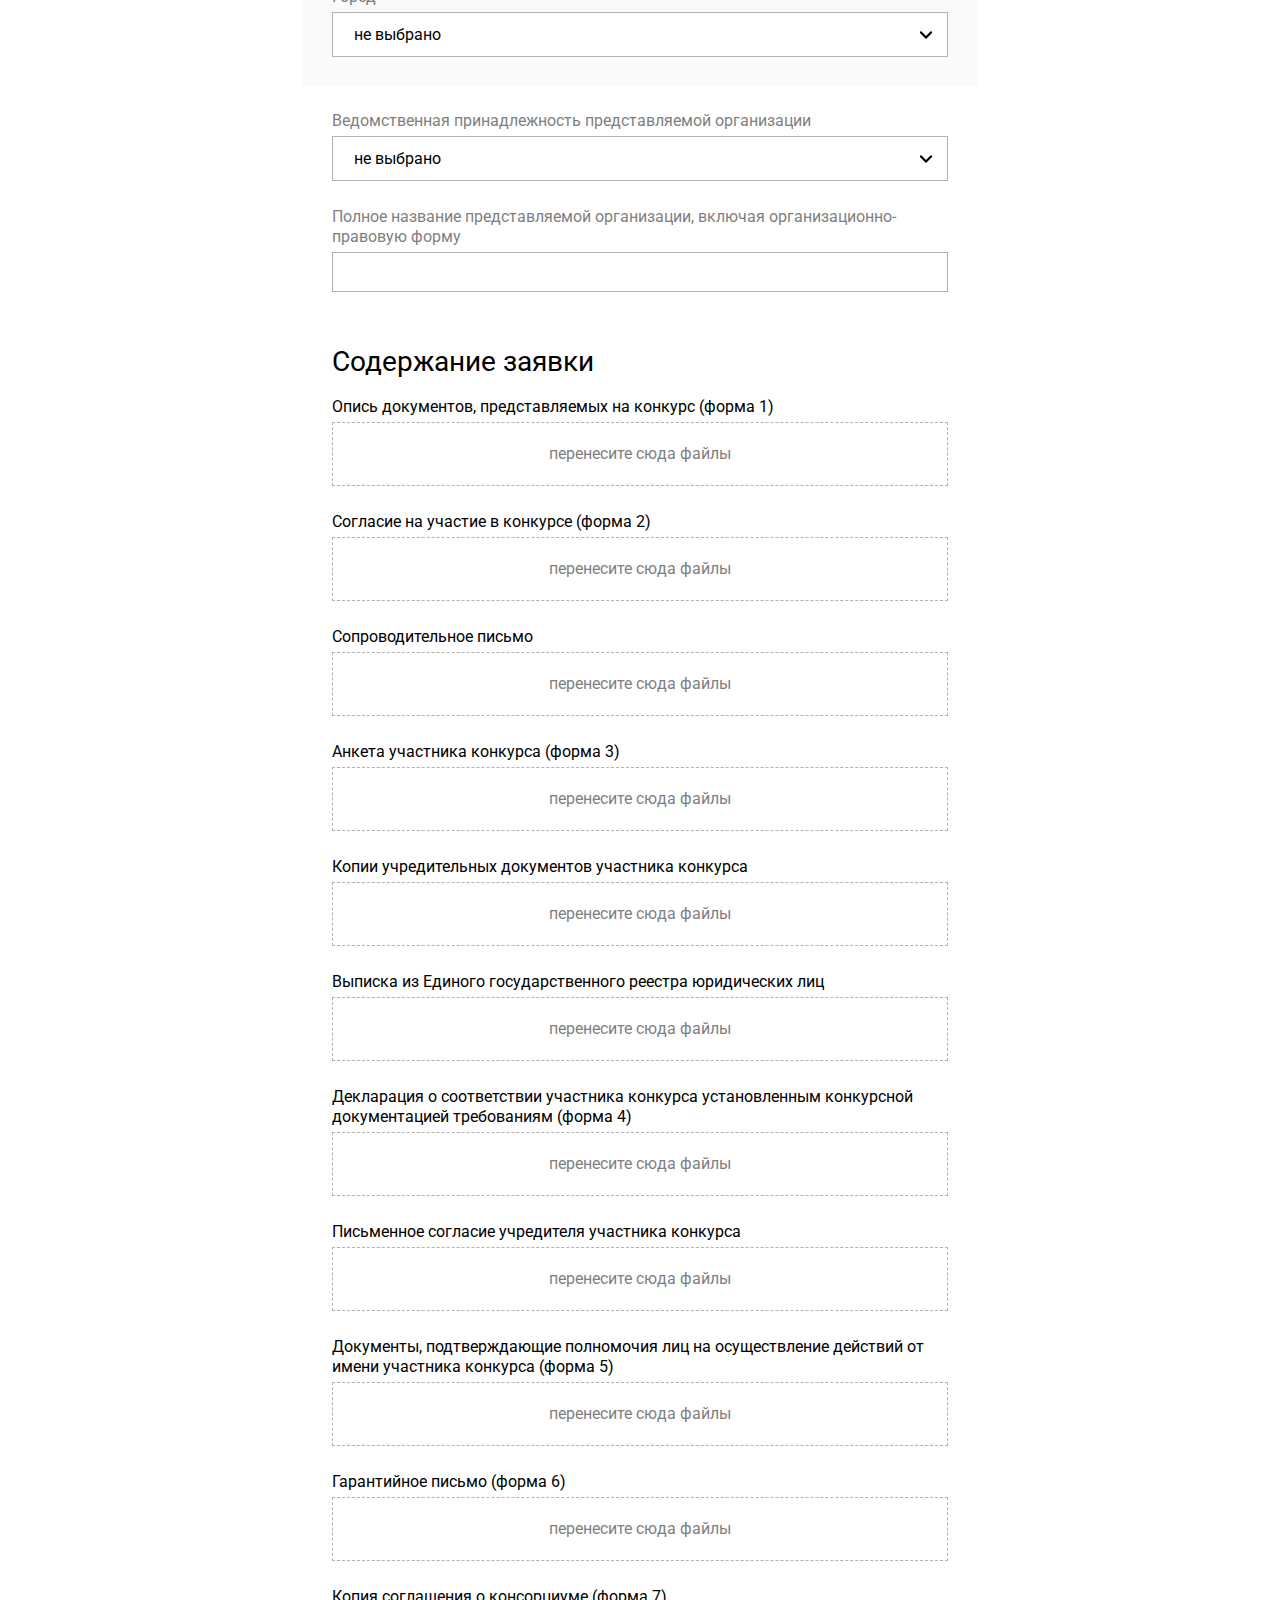
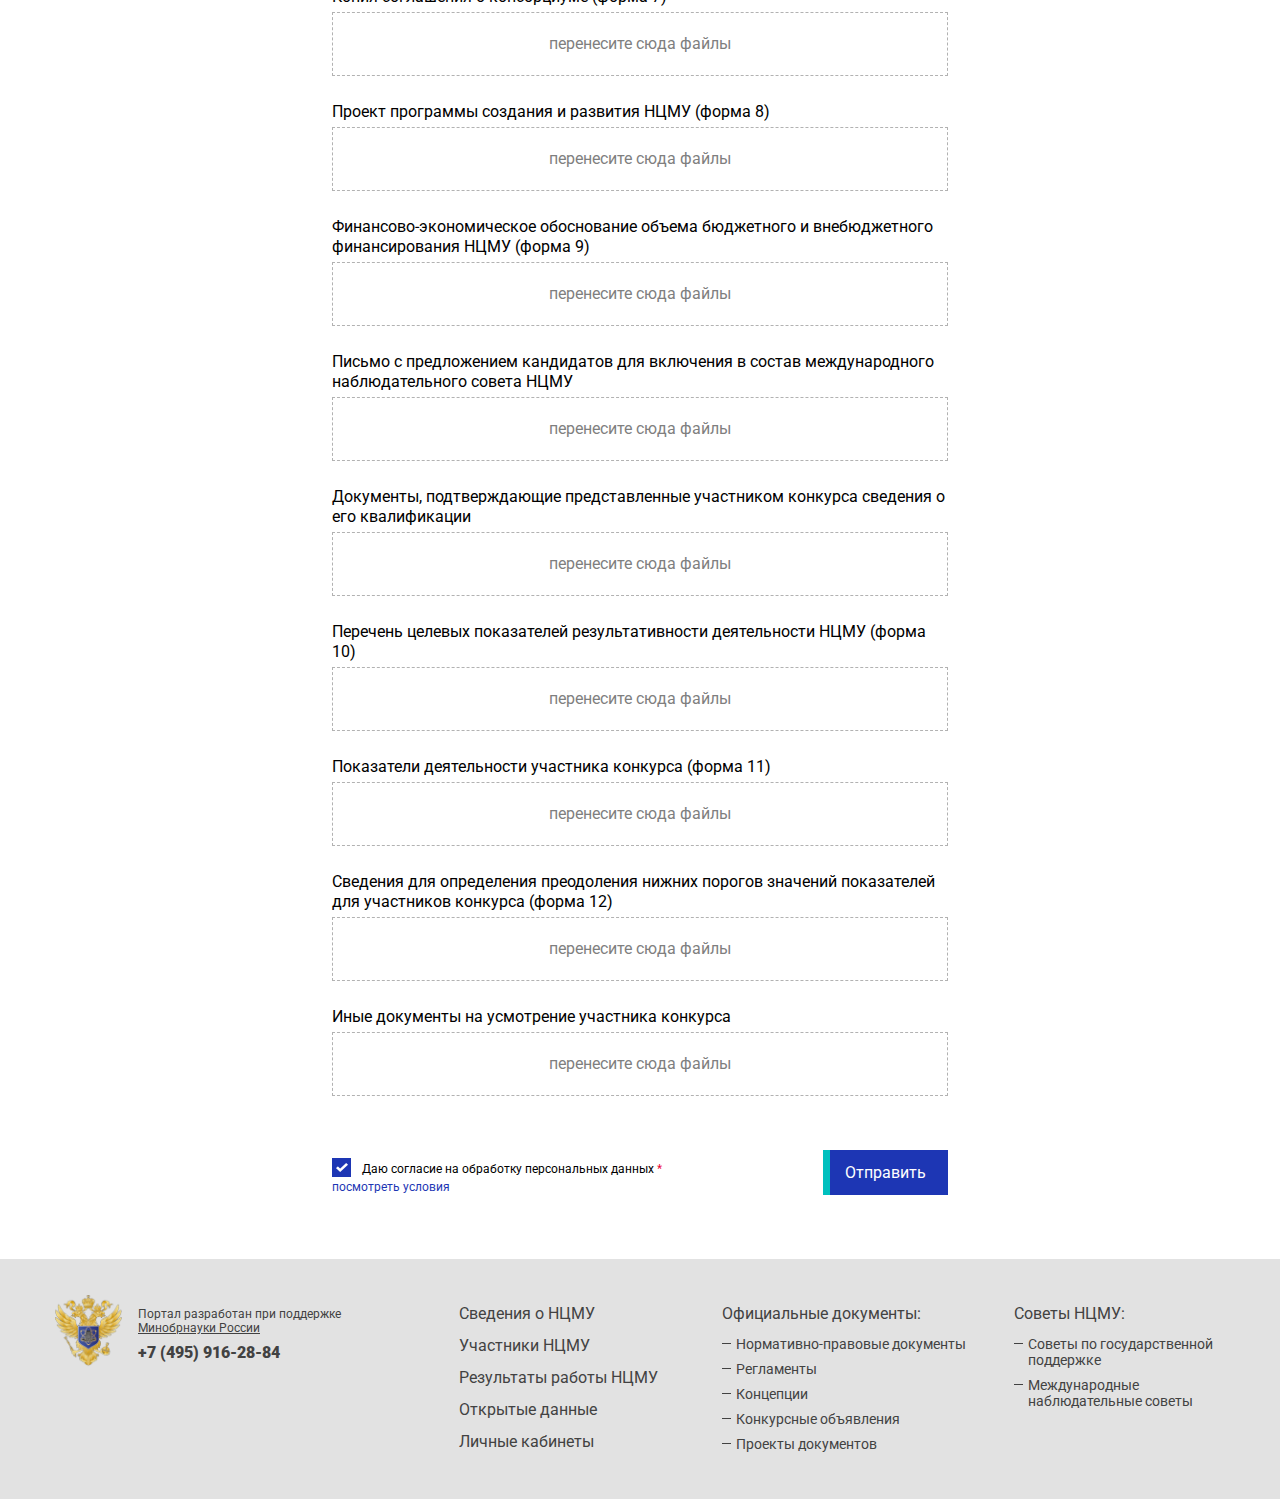
<file: reg.html>
<!doctype html>
<html lang="ru-RU">
<head>
	<meta http-equiv="Content-Type" content="text/html; charset=UTF-8" />
	<title>Шаблон</title>
	<meta name="viewport" content="width=device-width" />
	<link href="https://fonts.googleapis.com/css?family=Roboto:400,400i,700,700i,900&amp;subset=cyrillic,cyrillic-ext" rel="stylesheet">
	<link rel="stylesheet" href="style.css" type="text/css" media="screen" />
	<link rel="stylesheet" href="style980.css" media="screen and (max-width: 1210px)">
	<link rel="stylesheet" href="style760.css" media="screen and (max-width: 1020px)">
	<link rel="stylesheet" href="style480.css" media="screen and (max-width: 759px)">
</head>
<body>
<div class="wrap_h"><div class="wrap_in">
	<header>
		<div class="top">
			<div class="wrap">
				<div class="logo"><a href="#"><img src="images/logo.png" /></a></div>
				<span class="show_nav"><span></span></span>
				<div class="top_user">
					<a href="#">Антон Иванов</a>
					<ul>
						<li><a href="#">Профиль</a></li>
						<li class="active"><a href="#">Заявка</a></li>
						<li class="top_user_out"><a href="#">Выход</a></li>
					</ul>
				</div>
				<div class="top_search">
					<span class="show_search"></span>
					<div class="search">
						<form method="get" action="#">
							<div class="search_inp"><input type="text" value="" placeholder="Поиск" name="s" /></div>
							<div class="search_sub"><input type="submit" value="" /></div>
							<div class="clear"></div>
						</form>
					</div>
				</div>
				<div class="clear"></div>
			</div>
		</div>
		<div class="nav_top_bg">
			<div class="wrap">
				<nav class="nav_top">
					<ul>
						<li><a href="#">Сведения</a></li>
						<li><a href="#">Участники</a></li>
						<li><a href="#">Результаты работы</a></li>
						<li><a href="#">Советы нцму</a></li>
						<li class="sub_nav"><a href="#">Официальные документы</a>
							<div class="nav_top_sub">
								<div class="wrap">
									<ul>
										<li><a href="#">Нормативно-правовые документы</a></li>
										<li><a href="#">Регламенты</a></li>
										<li><a href="#">Концепции</a></li>
									</ul>
									<ul>
										<li class="active"><a href="#">Конкурсные объявления</a></li>
										<li><a href="#">Проекты документов</a></li>
									</ul>
									<div class="clear"></div>
								</div>
							</div>
						</li>
						<li><a href="#">Открытые данные</a></li>
					</ul>
					<ul class="nav_mob">
						<li class="sub_nav"><a href="#">Антон иванов</a>
							<div class="nav_top_sub">
								<div class="wrap">
									<ul>
										<li><a href="#">Профиль</a></li>
										<li><a href="#">Заявка</a></li>
										<li class="top_user_out2"><a href="#">Выход</a></li>
									</ul>
									<div class="clear"></div>
								</div>
							</div>
						</li>
						<li><a href="#">Поиск</a></li>
					</ul>
				</nav>
			</div>
		</div>
	</header>
	<div class="wrap">
		<section id="content">
			<div class="bread"><a href="#">Главная</a> <span>→</span> Регистрация</div>
			<div class="reg_form">
				<form method="post" action="upload.php" enctype="multipart/form-data" class="validate">
					<h1>Регистрация</h1>
					<div class="reg_form_bl">
						<h2>Личные данные</h2>
						<div class="reg_form_line">
							<label class="lab">Категория, к которой Вы относитесь <span class="req">*</span></label>
							<select name="category" class="required">
								<option value="">не выбрано</option>
								<option value="1">Представитель НЦМУ</option>
								<option value="2">Представитель НЦМУ 2</option>
								<option value="3">Представитель НЦМУ 3</option>
							</select>
						</div>
						<div class="reg_form_line">
							<label class="lab">Фамилия <span class="req">*</span></label>
							<input class="inp required" type="text" value="" name="lastname" />
						</div>
						<div class="reg_form_line">
							<label class="lab">Имя <span class="req">*</span></label>
							<input class="inp required" type="text" value="" name="firstname"/>
						</div>
						<div class="reg_form_line">
							<label class="lab">Отчество <span class="req">*</span></label>
							<input class="inp required" type="text" value="" name="middlename" />
						</div>
						<div class="reg_form_line">
							<label class="lab">Контактный телефон <span class="req">*</span></label>
							<input class="inp required maskPhone" type="tel" value="" name="tel" />
						</div>
						<div class="reg_form_line">
							<label class="lab">Адрес электронной почты <span class="req">*</span></label>
							<input class="inp required email" type="email" value="" name="email" />
						</div>
					</div>
					<div class="reg_form_bl">
						<h2>Данные заявки</h2>
						<div class="reg_form_line">
							<label class="lab">Тип НЦМУ, на создание которого подается заявка</label>
							<select name="type_ncmu" class="required">
								<option value="">не выбрано</option>
								<option value="1">Международный математический центр</option>
								<option value="2">Международный математический центр 2</option>
								<option value="3">Международный математический центр 3</option>
							</select>
						</div>
						<div class="reg_form_line">
							<label class="lab">Тип организации, которую Вы представляете</label>
							<select name="type_company" class="required">
								<option value="">не выбрано</option>
								<option value="1">Научная организация</option>
								<option value="2">Научная организация 2</option>
								<option value="3">Научная организация 3</option>
							</select>
						</div>
					</div>
					<div class="reg_form_bl reg_form_bl_bg">
						<div class="reg_form_bl_t">Территориальная принадлежность <br />представляемой организации</div>
						<div class="reg_form_line">
							<label class="lab">Страна</label>
							<select name="country" class="required">
								<option value="">не выбрано</option>
								<option value="1">Россия</option>
								<option value="2">Азербайджан</option>
								<option value="3">Армения</option>
								<option value="4">Белоруссия</option>
								<option value="5">Грузия</option>
								<option value="6">Казахстан</option>
							</select>
						</div>
						<div class="reg_form_line">
							<label class="lab">Федеральный округ</label>
							<select name="district" class="required">
								<option value="">не выбрано</option>
								<option value="1">Центральный</option>
								<option value="2">Центральный 2</option>
								<option value="3">Центральный 3</option>
							</select>
						</div>
						<div class="reg_form_line">
							<label class="lab">Регион</label>
							<select name="region" class="required">
								<option value="">не выбрано</option>
								<option value="1">Московская область</option>
								<option value="2">Московская область 2</option>
								<option value="3">Московская область 3</option>
							</select>
						</div>
						<div class="reg_form_line">
							<label class="lab">Город</label>
							<select name="city" class="required">
								<option value="">не выбрано</option>
								<option value="1">Москва</option>
								<option value="2">Москва 2</option>
								<option value="3">Москва 3</option>
							</select>
						</div>
					</div>
					<div class="reg_form_bl">
						<div class="reg_form_line">
							<label class="lab">Ведомственная принадлежность представляемой организации</label>
							<select name="department" class="required">
								<option value="">не выбрано</option>
								<option value="1">Ведомственная принадлежность</option>
								<option value="2">Ведомственная принадлежность 2</option>
								<option value="3">Ведомственная принадлежность 3</option>
							</select>
						</div>
						<div class="reg_form_line">
							<label class="lab">Полное название представляемой организации, включая организационно-правовую форму</label>
							<input class="inp required" type="text" value="" name="fullname" />
						</div>
					</div>
					<div class="reg_form_bl">
						<h2>Содержание заявки</h2>
						<div class="reg_form_line">
							<label class="lab3">Опись документов, представляемых на конкурс (форма 1)</label>
							<div class="upload">
								<a>перенесите сюда файлы</a>
								<input type="file" name="upl1" class="required" class="required" />
								<input type="hidden" name="upl1_path" />
							</div>
						</div>
						<div class="reg_form_line">
							<label class="lab3">Согласие на участие в конкурсе (форма 2)</label>
							<div class="upload">
								<a>перенесите сюда файлы</a>
								<input type="file" name="upl2" class="required" />
								<input type="hidden" name="upl2_path" />
							</div>
						</div>
						<div class="reg_form_line">
							<label class="lab3">Сопроводительное письмо</label>
							<div class="upload">
								<a>перенесите сюда файлы</a>
								<input type="file" name="upl3" class="required" />
								<input type="hidden" name="upl3_path" />
							</div>
						</div>
						<div class="reg_form_line">
							<label class="lab3">Анкета участника конкурса (форма 3)</label>
							<div class="upload">
								<a>перенесите сюда файлы</a>
								<input type="file" name="upl4" class="required" />
								<input type="hidden" name="upl4_path" />
							</div>
						</div>
						<div class="reg_form_line">
							<label class="lab3">Копии учредительных документов участника конкурса</label>
							<div class="upload">
								<a>перенесите сюда файлы</a>
								<input type="file" name="upl5" class="required" />
								<input type="hidden" name="upl5_path" />
							</div>
						</div>
						<div class="reg_form_line">
							<label class="lab3">Выписка из Единого государственного реестра юридических лиц</label>
							<div class="upload">
								<a>перенесите сюда файлы</a>
								<input type="file" name="upl6" class="required" />
								<input type="hidden" name="upl6_path" />
							</div>
						</div>
						<div class="reg_form_line">
							<label class="lab3">Декларация о соответствии участника конкурса установленным конкурсной документацией требованиям  (форма 4)</label>
							<div class="upload">
								<a>перенесите сюда файлы</a>
								<input type="file" name="upl7" class="required" />
								<input type="hidden" name="upl7_path" />
							</div>
						</div>
						<div class="reg_form_line">
							<label class="lab3">Письменное согласие учредителя участника конкурса </label>
							<div class="upload">
								<a>перенесите сюда файлы</a>
								<input type="file" name="upl8" class="required" />
								<input type="hidden" name="upl8_path" />
							</div>
						</div>
						<div class="reg_form_line">
							<label class="lab3">Документы, подтверждающие полномочия лиц на осуществление действий от имени участника конкурса (форма 5)</label>
							<div class="upload">
								<a>перенесите сюда файлы</a>
								<input type="file" name="upl9" class="required" />
								<input type="hidden" name="upl9_path" />
							</div>
						</div>
						<div class="reg_form_line">
							<label class="lab3">Гарантийное письмо (форма 6)</label>
							<div class="upload">
								<a>перенесите сюда файлы</a>
								<input type="file" name="upl10" class="required" />
								<input type="hidden" name="upl10_path" />
							</div>
						</div>
						<div class="reg_form_line">
							<label class="lab3">Копия соглашения о консорциуме (форма 7)</label>
							<div class="upload">
								<a>перенесите сюда файлы</a>
								<input type="file" name="upl11" class="required" />
								<input type="hidden" name="upl11_path" />
							</div>
						</div>
						<div class="reg_form_line">
							<label class="lab3">Проект программы создания и развития НЦМУ (форма 8)</label>
							<div class="upload">
								<a>перенесите сюда файлы</a>
								<input type="file" name="upl12" class="required" />
								<input type="hidden" name="upl12_path" />
							</div>
						</div>
						<div class="reg_form_line">
							<label class="lab3">Финансово-экономическое обоснование объема бюджетного и внебюджетного финансирования НЦМУ (форма 9)</label>
							<div class="upload">
								<a>перенесите сюда файлы</a>
								<input type="file" name="upl13" class="required" />
								<input type="hidden" name="upl13_path" />
							</div>
						</div>
						<div class="reg_form_line">
							<label class="lab3">Письмо с предложением кандидатов для включения в состав международного наблюдательного совета НЦМУ</label>
							<div class="upload">
								<a>перенесите сюда файлы</a>
								<input type="file" name="upl14" class="required" />
								<input type="hidden" name="upl14_path" />
							</div>
						</div>
						<div class="reg_form_line">
							<label class="lab3">Документы, подтверждающие представленные участником конкурса сведения о его квалификации</label>
							<div class="upload">
								<a>перенесите сюда файлы</a>
								<input type="file" name="upl15" class="required" />
								<input type="hidden" name="upl15_path" />
							</div>
						</div>
						<div class="reg_form_line">
							<label class="lab3">Перечень целевых показателей результативности деятельности НЦМУ (форма 10)</label>
							<div class="upload">
								<a>перенесите сюда файлы</a>
								<input type="file" name="upl16" class="required" />
								<input type="hidden" name="upl16_path" />
							</div>
						</div>
						<div class="reg_form_line">
							<label class="lab3">Показатели деятельности участника конкурса (форма 11)</label>
							<div class="upload">
								<a>перенесите сюда файлы</a>
								<input type="file" name="upl17" class="required" />
								<input type="hidden" name="upl17_path" />
							</div>
						</div>
						<div class="reg_form_line">
							<label class="lab3">Сведения для определения преодоления нижних порогов значений показателей для участников конкурса (форма 12)</label>
							<div class="upload">
								<a>перенесите сюда файлы</a>
								<input type="file" name="upl18" class="required" />
								<input type="hidden" name="upl18_path" />
							</div>
						</div>
						<div class="reg_form_line">
							<label class="lab3">Иные документы на усмотрение участника конкурса</label>
							<div class="upload">
								<a>перенесите сюда файлы</a>
								<input type="file" name="upl19" class="required" />
								<input type="hidden" name="upl19_path" />
							</div>
						</div>
					</div>
					<div class="reg_form_bl">
						<div class="reg_form_sogl"><label for="chec1"><input type="checkbox" id="chec1" name="chec" value="1" checked class="required" /> Даю согласие на обработку персональных данных <span class="red">*</span><br /> <a href="#">посмотреть условия</a></label></div>
						<div class="reg_form_sub"><input class="btn btn_sm" type="submit" value="Отправить" /></div>
						<div class="clear"></div>
					</div>
				</form>
			</div>
		</section>
	</div>
</div></div>
<footer>
	<div class="wrap">
		<div class="logo_bot"><img src="images/gerb.png" /></div>
		<div class="copy">
			Портал разработан при поддержке <a href="#">Минобрнауки России</a>
			<div class="bot_tel"><a href="tel:+74959162884">+7 (495) 916-28-84</a></div>
		</div>
		<span class="show_bot_nav"><span></span></span>
		<div class="clear show760"></div>
		<nav class="nav_bot">
			<ul>
				<li><a href="#">Сведения о НЦМУ</a></li>
				<li><a href="#">Участники НЦМУ</a></li>
				<li><a href="#">Результаты работы НЦМУ</a></li>
				<li><a href="#">Открытые данные</a></li>
				<li><a href="#">Личные кабинеты</a></li>
			</ul>
		</nav>
		<nav class="nav_bot nav_bot2">
			<div class="nav_bot_t">Официальные документы:</div>
			<ul>
				<li><a href="#">Нормативно-правовые документы</a></li>
				<li><a href="#">Регламенты</a></li>
				<li><a href="#">Концепции</a></li>
				<li><a href="#">Конкурсные объявления</a></li>
				<li><a href="#">Проекты документов</a></li>
			</ul>
		</nav>
		<nav class="nav_bot nav_bot3">
			<div class="nav_bot_t">Советы НЦМУ:</div>
			<ul>
				<li><a href="#">Советы по государственной поддержке</a></li>
				<li><a href="#">Международные наблюдательные советы</a></li>
			</ul>
		</nav>
		<div class="clear"></div>
	</div>
</footer>

	<!--[if lt IE 9]><script src="js/html5.js"></script><![endif]-->

	<script type="text/javascript" src="js/jquery-1.12.4.min.js"></script>
	<script type="text/javascript" src="js/jquery-migrate-1.4.1.min.js"></script>

	<script type="text/javascript" src="js/fancybox/jquery.mousewheel-3.0.6.pack.js"></script>
	<script type="text/javascript" src="js/fancybox/jquery.fancybox.js?v=2.1.3"></script>
	<link rel="stylesheet" type="text/css" href="js/fancybox/jquery.fancybox.css?v=2.1.2" media="screen" />
	<link rel="stylesheet" type="text/css" href="js/fancybox/jquery.fancybox-buttons.css?v=1.0.5" />
	<script type="text/javascript" src="js/fancybox/jquery.fancybox-buttons.js?v=1.0.5"></script>
	<link rel="stylesheet" type="text/css" href="js/fancybox/jquery.fancybox-thumbs.css?v=1.0.7" />
	<script type="text/javascript" src="js/fancybox/jquery.fancybox-thumbs.js?v=1.0.7"></script>
	<script type="text/javascript" src="js/fancybox/jquery.fancybox-media.js?v=1.0.5"></script>

	<script type="text/javascript" src="js/jquery.formstyler.min.js"></script>
	<link rel="stylesheet" type="text/css" href="js/jquery.formstyler.css" />
	<link rel="stylesheet" type="text/css" href="js/jquery.formstyler.theme.css" />

	<script type="text/javascript" src="js/slick.min.js"></script>
	<link rel="stylesheet" type="text/css" href="js/slick.css" />

	<script type="text/javascript" src="js/jquery.validate.min.js"></script>
	<script type="text/javascript" src="js/messages_ru.min.js"></script>

	<link rel="stylesheet" type="text/css" href="js/jquery.fileupload.css" media="screen" />
	<script type="text/javascript" src="js/jquery.ui.widget.js"></script>
	<script type="text/javascript" src="js/jquery.iframe-transport.js"></script>
	<script type="text/javascript" src="js/jquery.fileupload.js"></script>

	<script type="text/javascript" src="js/jquery.inputmask.min.js"></script>

	<script type="text/javascript" src="js/custom.js"></script>

</body>
</html>
</file>
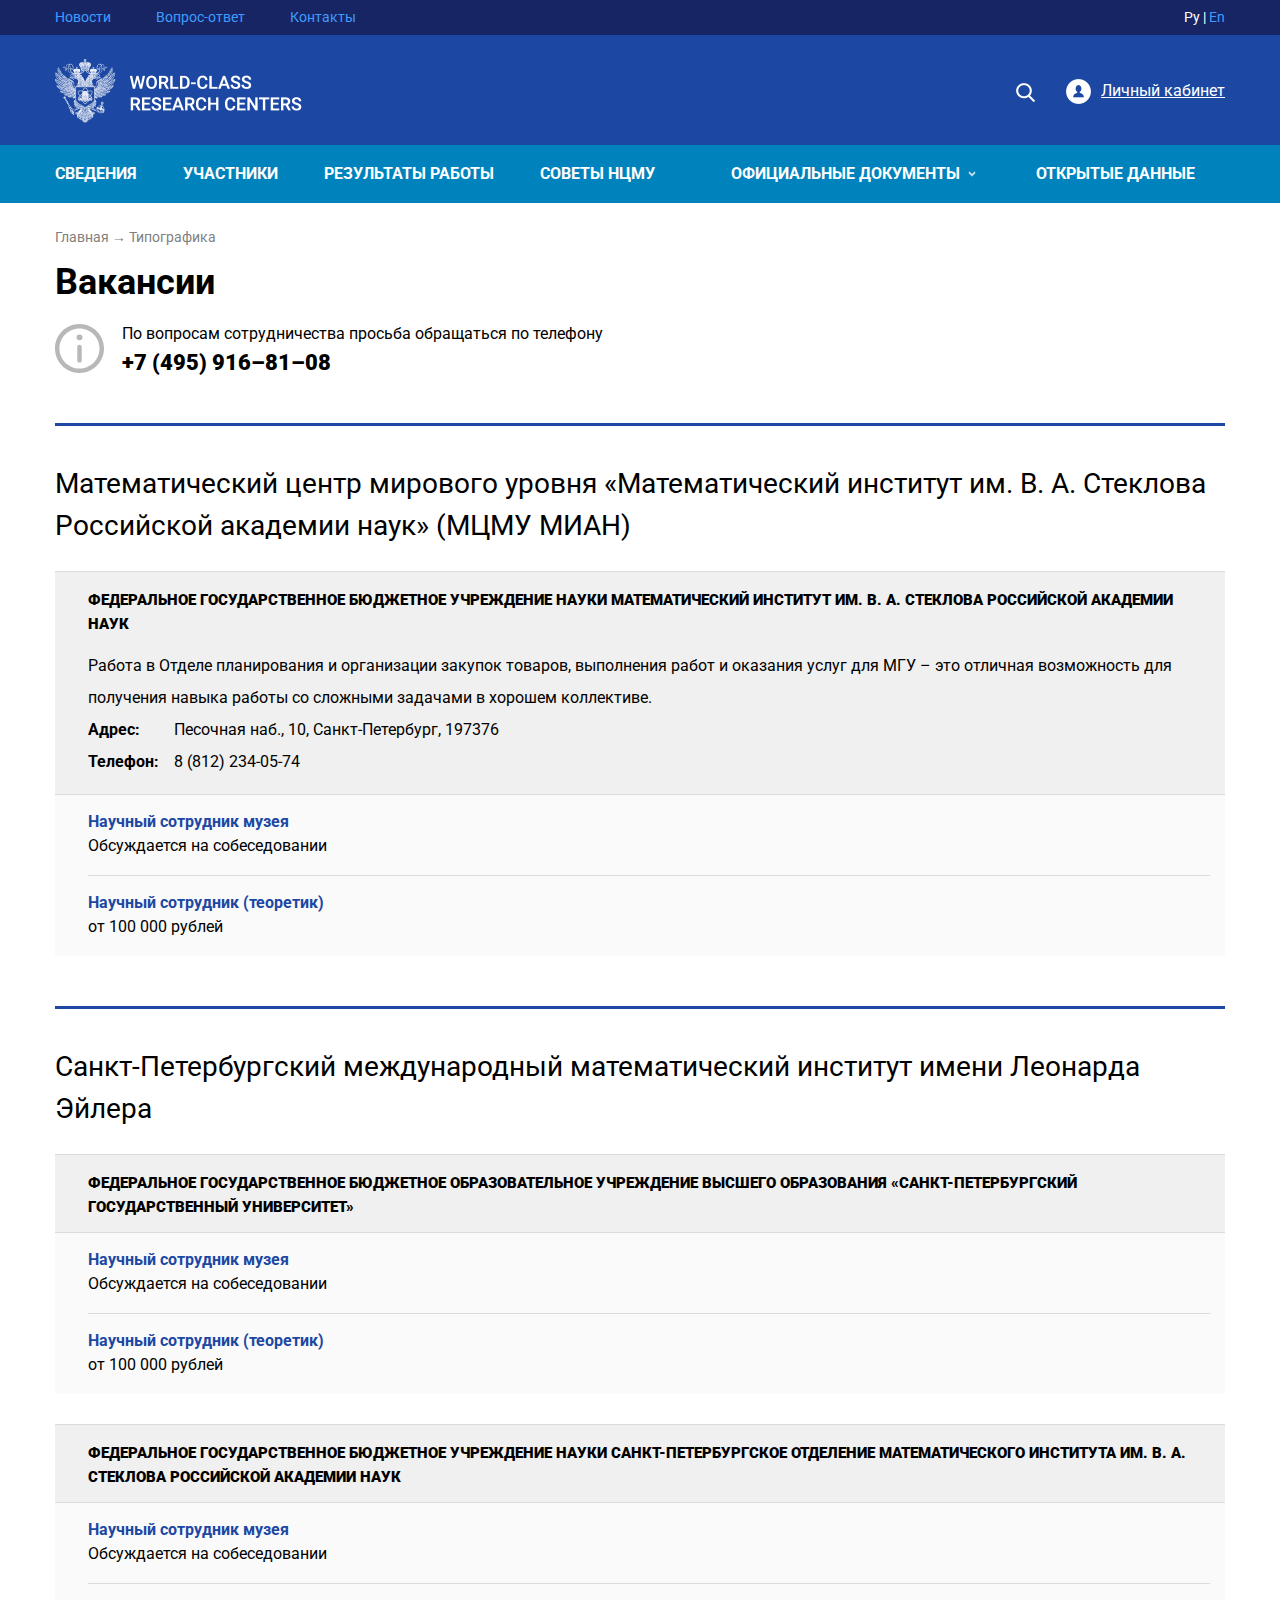
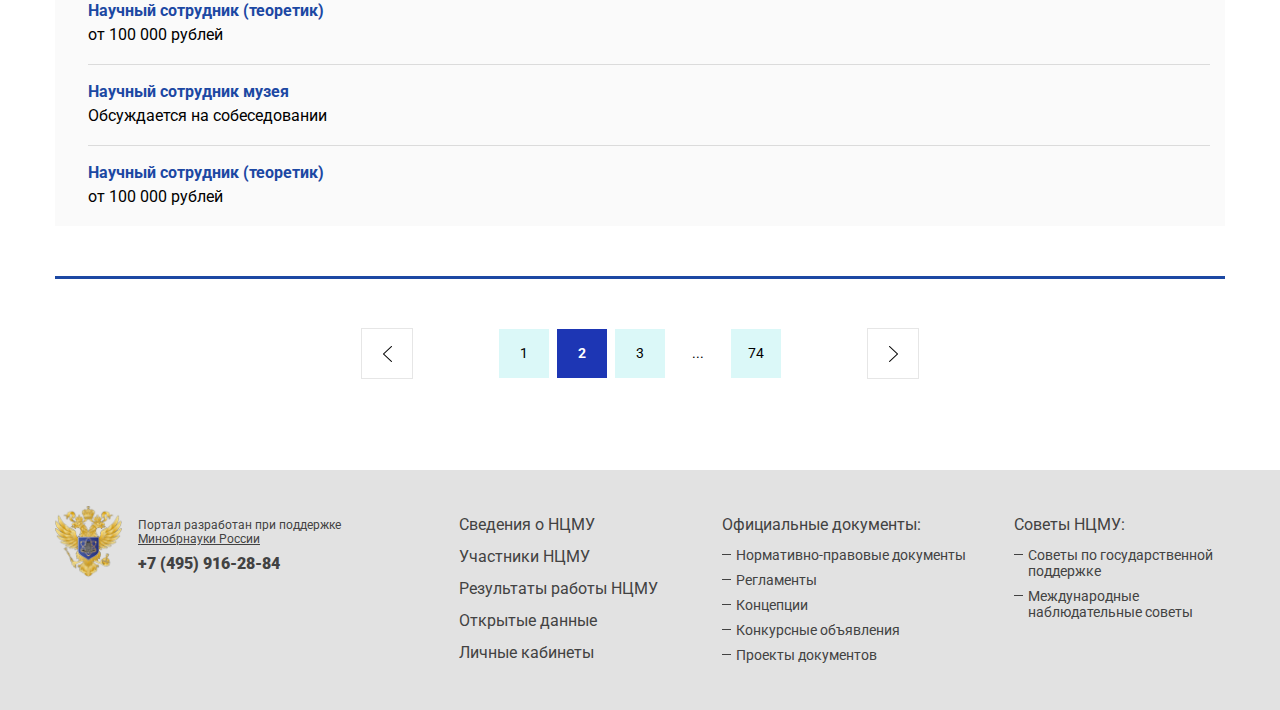
<file: vacancies.html>
<!doctype html>
<html lang="ru-RU">
<head>
	<meta http-equiv="Content-Type" content="text/html; charset=UTF-8" />
	<title>Шаблон</title>
	<meta name="viewport" content="width=device-width" />
	<link href="https://fonts.googleapis.com/css?family=Roboto:400,400i,700,700i,900&amp;subset=cyrillic,cyrillic-ext" rel="stylesheet">
	<link rel="stylesheet" href="style.css" type="text/css" media="screen" />
	<link rel="stylesheet" href="style980.css" media="screen and (max-width: 1210px)">
	<link rel="stylesheet" href="style760.css" media="screen and (max-width: 1020px)">
	<link rel="stylesheet" href="style480.css" media="screen and (max-width: 759px)">
</head>
<body>
<div class="wrap_h"><div class="wrap_in">
	<header>
        <div class="top-menu">
			<div class="wrap">
                <ul>
                    <li><a href="#">Новости</a></li>
                    <li><a href="#">Вопрос-ответ</a></li>
                    <li><a href="#">Контакты</a></li>
                </ul>
                <div class="top-menu-lang">Ру | <a href="#">En</a></div>
            </div>
        </div>
		<div class="top">
			<div class="wrap">
				<div class="logo"><a href="#"><img src="images/logo_eng.png" /></a></div>
				<span class="show_nav"><span></span></span>
				<div class="top_lk"><a href="#">Личный кабинет</a></div>
				<div class="top_search">
					<span class="show_search"></span>
					<div class="search">
						<form method="get" action="#">
							<div class="search_inp"><input type="text" value="" placeholder="Поиск" name="s" /></div>
							<div class="search_sub"><input type="submit" value="" /></div>
							<div class="clear"></div>
						</form>
					</div>
				</div>
				<div class="clear"></div>
			</div>
		</div>
		<div class="nav_top_bg">
			<div class="wrap">
				<nav class="nav_top">
					<ul>
						<li><a href="#">Сведения</a></li>
						<li><a href="#">Участники</a></li>
						<li><a href="#">Результаты работы</a></li>
						<li><a href="#">Советы нцму</a></li>
						<li class="sub_nav"><a href="#">Официальные документы</a>
							<div class="nav_top_sub">
								<div class="wrap">
									<ul>
										<li><a href="#">Нормативно-правовые документы</a></li>
										<li><a href="#">Регламенты</a></li>
										<li><a href="#">Концепции</a></li>
									</ul>
									<ul>
										<li class="active"><a href="#">Конкурсные объявления</a></li>
										<li><a href="#">Проекты документов</a></li>
									</ul>
									<div class="clear"></div>
								</div>
							</div>
						</li>
						<li><a href="#">Открытые данные</a></li>
					</ul>
					<ul class="nav_mob">
						<li class="nav_top_lk"><a href="#">Личный кабинет</a></li>
						<li><a href="#">Поиск</a></li>
					</ul>
				</nav>
			</div>
		</div>
	</header>
	<div class="wrap">
		<section id="content">
			<div class="bread"><a href="#">Главная</a> <span>→</span> Типографика</div>
            <h1>Вакансии</h1>

            <div class="vacancies-notice">
                <div class="vacancies-notice-text">По вопросам сотрудничества просьба обращаться по телефону</div>
                <div class="vacancies-notice-phone"><a href="tel:+74959168108">+7 (495) 916–81–08</a></div>
            </div>

            <!-- vacancies -->
            <div class="vacancies">

                <!-- vacancies center -->
                <div class="vacancies-center">
                    <h3>Математический центр мирового уровня «Математический институт им. В. А. Стеклова Российской академии наук» (МЦМУ МИАН)</h3>

                    <!-- vacancies company -->
                    <div class="vacancies-company">
                        <div class="vacancies-company-info">
                            <h4>Федеральное государственное бюджетное учреждение науки Математический институт им. В. А. Стеклова Российской академии наук</h4>
                            <div class="vacancies-company-descr">
                                <div class="vacancies-company-text">Работа в Отделе планирования и организации закупок товаров, выполнения работ и оказания услуг для МГУ – это отличная возможность для получения навыка работы со сложными задачами в хорошем коллективе.</div>
                                <div class="vacancies-company-contacts">
                                    <div class="vacancies-company-contacts-row">
                                        <div class="vacancies-company-contacts-title">Адрес:</div>
                                        <div class="vacancies-company-contacts-value">Песочная наб., 10, Санкт-Петербург, 197376</div>
                                    </div>
                                    <div class="vacancies-company-contacts-row">
                                        <div class="vacancies-company-contacts-title">Телефон:</div>
                                        <div class="vacancies-company-contacts-value">8 (812) 234-05-74</div>
                                    </div>
                                </div>
                            </div>
                        </div>
                        <div class="vacancies-list">
                            <div class="vacancies-item">
                                <div class="vacancies-item-title"><a href="#">Научный сотрудник музея</a></div>
                                <div class="vacancies-item-wage">Обсуждается на собеседовании</div>
                            </div>
                            <div class="vacancies-item">
                                <div class="vacancies-item-title"><a href="#">Научный сотрудник (теоретик)</a></div>
                                <div class="vacancies-item-wage">от 100 000 рублей</div>
                            </div>
                        </div>
                    </div>
                    <!-- vacancies company END -->

                </div>
                <!-- vacancies center END -->

                <!-- vacancies center -->
                <div class="vacancies-center">
                    <h3>Санкт-Петербургский международный математический институт имени Леонарда Эйлера</h3>

                    <!-- vacancies company -->
                    <div class="vacancies-company">
                        <div class="vacancies-company-info">
                            <h4>Федеральное государственное бюджетное образовательное учреждение высшего образования «Санкт-Петербургский государственный университет»</h4>
                        </div>
                        <div class="vacancies-list">
                            <div class="vacancies-item">
                                <div class="vacancies-item-title"><a href="#">Научный сотрудник музея</a></div>
                                <div class="vacancies-item-wage">Обсуждается на собеседовании</div>
                            </div>
                            <div class="vacancies-item">
                                <div class="vacancies-item-title"><a href="#">Научный сотрудник (теоретик)</a></div>
                                <div class="vacancies-item-wage">от 100 000 рублей</div>
                            </div>
                        </div>
                    </div>
                    <!-- vacancies company END -->

                    <!-- vacancies company -->
                    <div class="vacancies-company">
                        <div class="vacancies-company-info">
                            <h4>Федеральное государственное бюджетное учреждение науки Санкт-Петербургское отделение Математического института им. В. А. Стеклова Российской академии наук</h4>
                        </div>
                        <div class="vacancies-list">
                            <div class="vacancies-item">
                                <div class="vacancies-item-title"><a href="#">Научный сотрудник музея</a></div>
                                <div class="vacancies-item-wage">Обсуждается на собеседовании</div>
                            </div>
                            <div class="vacancies-item">
                                <div class="vacancies-item-title"><a href="#">Научный сотрудник (теоретик)</a></div>
                                <div class="vacancies-item-wage">от 100 000 рублей</div>
                            </div>
                            <div class="vacancies-item">
                                <div class="vacancies-item-title"><a href="#">Научный сотрудник музея</a></div>
                                <div class="vacancies-item-wage">Обсуждается на собеседовании</div>
                            </div>
                            <div class="vacancies-item">
                                <div class="vacancies-item-title"><a href="#">Научный сотрудник (теоретик)</a></div>
                                <div class="vacancies-item-wage">от 100 000 рублей</div>
                            </div>
                        </div>
                    </div>
                    <!-- vacancies company END -->

                </div>
                <!-- vacancies center END -->

            </div>
            <!-- vacancies END -->

            <div class="p_nav">
                <a class="p_nav_prev" href="#">&lt;</a>
                <a href="#">1</a>
                <span class="active">2</span>
                <a href="#">3</a>
                <span class="sep">...</span>
                <a href="#">74</a>
                <a class="p_nav_next" href="#">&gt;</a>
                <div class="clear"></div>
            </div>
		</section>
	</div>
</div></div>
<footer>
	<div class="wrap">
		<div class="logo_bot"><img src="images/gerb.png" /></div>
		<div class="copy">
			Портал разработан при поддержке <a href="#">Минобрнауки России</a>
			<div class="bot_tel"><a href="tel:+74959162884">+7 (495) 916-28-84</a></div>
		</div>
		<span class="show_bot_nav"><span></span></span>
		<div class="clear show760"></div>
		<nav class="nav_bot">
			<ul>
				<li><a href="#">Сведения о НЦМУ</a></li>
				<li><a href="#">Участники НЦМУ</a></li>
				<li><a href="#">Результаты работы НЦМУ</a></li>
				<li><a href="#">Открытые данные</a></li>
				<li><a href="#">Личные кабинеты</a></li>
			</ul>
		</nav>
		<nav class="nav_bot nav_bot2">
			<div class="nav_bot_t">Официальные документы:</div>
			<ul>
				<li><a href="#">Нормативно-правовые документы</a></li>
				<li><a href="#">Регламенты</a></li>
				<li><a href="#">Концепции</a></li>
				<li><a href="#">Конкурсные объявления</a></li>
				<li><a href="#">Проекты документов</a></li>
			</ul>
		</nav>
		<nav class="nav_bot nav_bot3">
			<div class="nav_bot_t">Советы НЦМУ:</div>
			<ul>
				<li><a href="#">Советы по государственной поддержке</a></li>
				<li><a href="#">Международные наблюдательные советы</a></li>
			</ul>
		</nav>
		<div class="clear"></div>
	</div>
</footer>

	<!--[if lt IE 9]><script src="js/html5.js"></script><![endif]-->

	<script type="text/javascript" src="js/jquery-1.12.4.min.js"></script>
	<script type="text/javascript" src="js/jquery-migrate-1.4.1.min.js"></script>

	<script type="text/javascript" src="js/fancybox/jquery.mousewheel-3.0.6.pack.js"></script>
	<script type="text/javascript" src="js/fancybox/jquery.fancybox.js?v=2.1.3"></script>
	<link rel="stylesheet" type="text/css" href="js/fancybox/jquery.fancybox.css?v=2.1.2" media="screen" />
	<link rel="stylesheet" type="text/css" href="js/fancybox/jquery.fancybox-buttons.css?v=1.0.5" />
	<script type="text/javascript" src="js/fancybox/jquery.fancybox-buttons.js?v=1.0.5"></script>
	<link rel="stylesheet" type="text/css" href="js/fancybox/jquery.fancybox-thumbs.css?v=1.0.7" />
	<script type="text/javascript" src="js/fancybox/jquery.fancybox-thumbs.js?v=1.0.7"></script>
	<script type="text/javascript" src="js/fancybox/jquery.fancybox-media.js?v=1.0.5"></script>

	<script type="text/javascript" src="js/jquery.formstyler.min.js"></script>
	<link rel="stylesheet" type="text/css" href="js/jquery.formstyler.css" />
	<link rel="stylesheet" type="text/css" href="js/jquery.formstyler.theme.css" />

	<script type="text/javascript" src="js/slick.min.js"></script>
	<link rel="stylesheet" type="text/css" href="js/slick.css" />

	<script type="text/javascript" src="js/jquery.validate.min.js"></script>
	<script type="text/javascript" src="js/messages_ru.min.js"></script>

	<link rel="stylesheet" type="text/css" href="js/jquery.fileupload.css" media="screen" />
	<script type="text/javascript" src="js/jquery.ui.widget.js"></script>
	<script type="text/javascript" src="js/jquery.iframe-transport.js"></script>
	<script type="text/javascript" src="js/jquery.fileupload.js"></script>

	<script type="text/javascript" src="js/jquery.inputmask.min.js"></script>

	<script type="text/javascript" src="js/custom.js"></script>

</body>
</html>
</file>
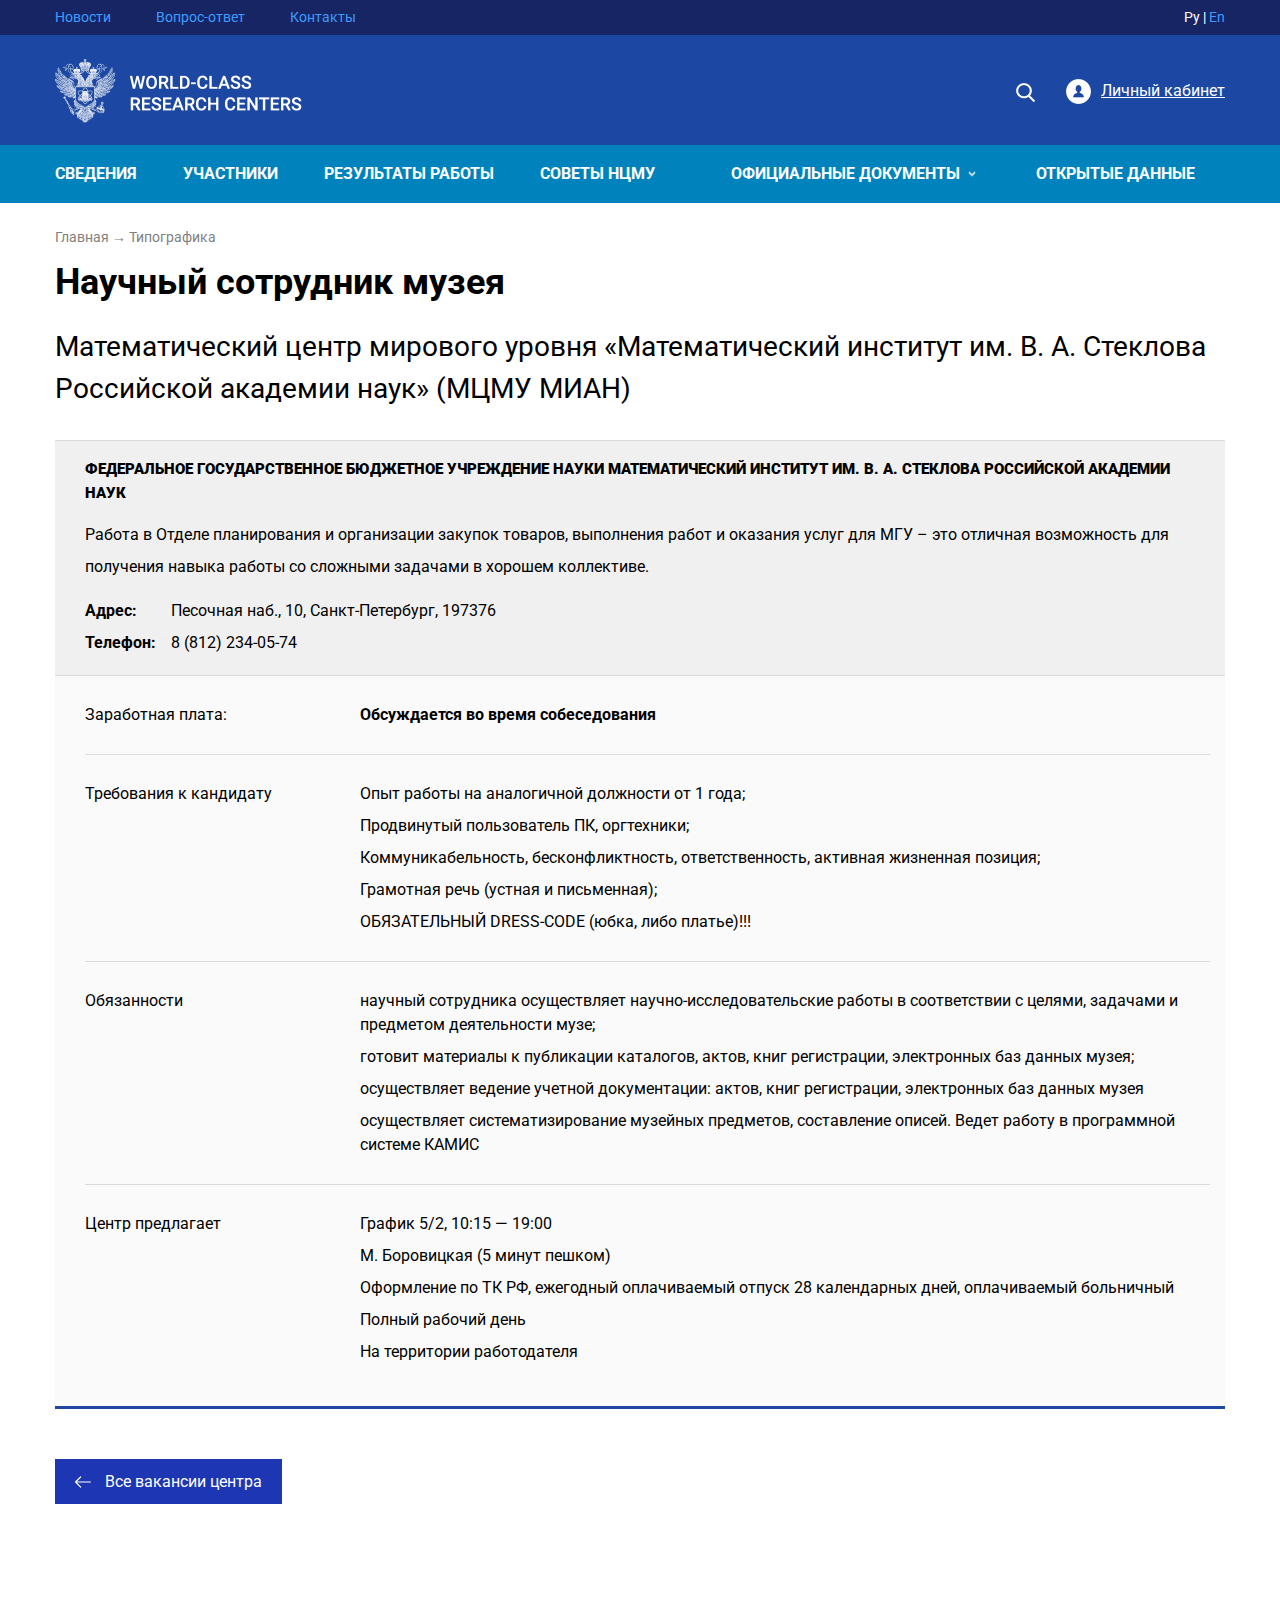
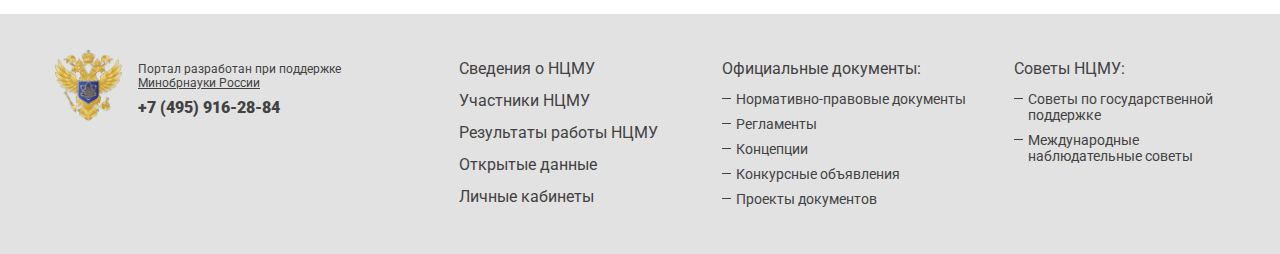
<file: vacancies_detail.html>
<!doctype html>
<html lang="ru-RU">
<head>
	<meta http-equiv="Content-Type" content="text/html; charset=UTF-8" />
	<title>Шаблон</title>
	<meta name="viewport" content="width=device-width" />
	<link href="https://fonts.googleapis.com/css?family=Roboto:400,400i,700,700i,900&amp;subset=cyrillic,cyrillic-ext" rel="stylesheet">
	<link rel="stylesheet" href="style.css" type="text/css" media="screen" />
	<link rel="stylesheet" href="style980.css" media="screen and (max-width: 1210px)">
	<link rel="stylesheet" href="style760.css" media="screen and (max-width: 1020px)">
	<link rel="stylesheet" href="style480.css" media="screen and (max-width: 759px)">
</head>
<body>
<div class="wrap_h"><div class="wrap_in">
	<header>
        <div class="top-menu">
			<div class="wrap">
                <ul>
                    <li><a href="#">Новости</a></li>
                    <li><a href="#">Вопрос-ответ</a></li>
                    <li><a href="#">Контакты</a></li>
                </ul>
                <div class="top-menu-lang">Ру | <a href="#">En</a></div>
            </div>
        </div>
		<div class="top">
			<div class="wrap">
				<div class="logo"><a href="#"><img src="images/logo_eng.png" /></a></div>
				<span class="show_nav"><span></span></span>
				<div class="top_lk"><a href="#">Личный кабинет</a></div>
				<div class="top_search">
					<span class="show_search"></span>
					<div class="search">
						<form method="get" action="#">
							<div class="search_inp"><input type="text" value="" placeholder="Поиск" name="s" /></div>
							<div class="search_sub"><input type="submit" value="" /></div>
							<div class="clear"></div>
						</form>
					</div>
				</div>
				<div class="clear"></div>
			</div>
		</div>
		<div class="nav_top_bg">
			<div class="wrap">
				<nav class="nav_top">
					<ul>
						<li><a href="#">Сведения</a></li>
						<li><a href="#">Участники</a></li>
						<li><a href="#">Результаты работы</a></li>
						<li><a href="#">Советы нцму</a></li>
						<li class="sub_nav"><a href="#">Официальные документы</a>
							<div class="nav_top_sub">
								<div class="wrap">
									<ul>
										<li><a href="#">Нормативно-правовые документы</a></li>
										<li><a href="#">Регламенты</a></li>
										<li><a href="#">Концепции</a></li>
									</ul>
									<ul>
										<li class="active"><a href="#">Конкурсные объявления</a></li>
										<li><a href="#">Проекты документов</a></li>
									</ul>
									<div class="clear"></div>
								</div>
							</div>
						</li>
						<li><a href="#">Открытые данные</a></li>
					</ul>
					<ul class="nav_mob">
						<li class="nav_top_lk"><a href="#">Личный кабинет</a></li>
						<li><a href="#">Поиск</a></li>
					</ul>
				</nav>
			</div>
		</div>
	</header>
	<div class="wrap">
		<section id="content">
			<div class="bread"><a href="#">Главная</a> <span>→</span> Типографика</div>
            <h1>Научный сотрудник музея</h1>

            <!-- vacancy -->
            <div class="vacancy">
                <h3>Математический центр мирового уровня «Математический институт им. В. А. Стеклова Российской академии наук» (МЦМУ МИАН)</h3>

                <!-- vacancies company -->
                <div class="vacancies-company">
                    <div class="vacancies-company-info">
                        <h4>Федеральное государственное бюджетное учреждение науки Математический институт им. В. А. Стеклова Российской академии наук</h4>
                        <div class="vacancies-company-descr">
                            <div class="vacancies-company-text">Работа в Отделе планирования и организации закупок товаров, выполнения работ и оказания услуг для МГУ – это отличная возможность для получения навыка работы со сложными задачами в хорошем коллективе.</div>
                            <div class="vacancies-company-contacts">
                                <div class="vacancies-company-contacts-row">
                                    <div class="vacancies-company-contacts-title">Адрес:</div>
                                    <div class="vacancies-company-contacts-value">Песочная наб., 10, Санкт-Петербург, 197376</div>
                                </div>
                                <div class="vacancies-company-contacts-row">
                                    <div class="vacancies-company-contacts-title">Телефон:</div>
                                    <div class="vacancies-company-contacts-value">8 (812) 234-05-74</div>
                                </div>
                            </div>
                        </div>
                    </div>
                    <div class="vacancies-list">
                        <div class="vacancies-item">
                            <div class="vacancy-info">
                                <div class="vacancy-info-title">Заработная плата:</div>
                                <div class="vacancy-info-text"><strong>Обсуждается во время собеседования</strong></div>
                            </div>
                        </div>
                        <div class="vacancies-item">
                            <div class="vacancy-info">
                                <div class="vacancy-info-title">Требования к кандидату</div>
                                <div class="vacancy-info-text">
                                    <ul>
                                        <li>Опыт работы на аналогичной должности от 1 года;</li>
                                        <li>Продвинутый пользователь ПК, оргтехники;</li>
                                        <li>Коммуникабельность, бесконфликтность, ответственность, активная жизненная позиция;</li>
                                        <li>Грамотная речь (устная и письменная);</li>
                                        <li>ОБЯЗАТЕЛЬНЫЙ DRESS-CODE (юбка, либо платье)!!!</li>
                                    </ul>
                                </div>
                            </div>
                        </div>
                        <div class="vacancies-item">
                            <div class="vacancy-info">
                                <div class="vacancy-info-title">Обязанности</div>
                                <div class="vacancy-info-text">
                                    <ul>
                                        <li>научный сотрудника осуществляет научно-исследовательские работы в соответствии с целями, задачами и предметом деятельности музе;</li>
                                        <li>готовит материалы к публикации каталогов, актов, книг регистрации, электронных баз данных музея;</li>
                                        <li>осуществляет ведение учетной документации: актов, книг регистрации, электронных баз данных музея</li>
                                        <li>осуществляет систематизирование музейных предметов, составление описей. Ведет работу в программной системе КАМИС</li>
                                    </ul>
                                </div>
                            </div>
                        </div>
                        <div class="vacancies-item">
                            <div class="vacancy-info">
                                <div class="vacancy-info-title">Центр предлагает</div>
                                <div class="vacancy-info-text">
                                    <ul>
                                        <li>График 5/2, 10:15 — 19:00</li>
                                        <li>М. Боровицкая (5 минут пешком)</li>
                                        <li>Оформление по ТК РФ, ежегодный оплачиваемый отпуск 28 календарных дней, оплачиваемый больничный</li>
                                        <li>Полный рабочий день</li>
                                        <li>На территории работодателя</li>
                                    </ul>
                                </div>
                            </div>
                        </div>
                    </div>
                </div>
                <!-- vacancies company END -->
            </div>
            <!-- vacancy END -->

            <div class="back-link"><a href="#" class="btn">Все вакансии центра</a></div>
		</section>
	</div>
</div></div>
<footer>
	<div class="wrap">
		<div class="logo_bot"><img src="images/gerb.png" /></div>
		<div class="copy">
			Портал разработан при поддержке <a href="#">Минобрнауки России</a>
			<div class="bot_tel"><a href="tel:+74959162884">+7 (495) 916-28-84</a></div>
		</div>
		<span class="show_bot_nav"><span></span></span>
		<div class="clear show760"></div>
		<nav class="nav_bot">
			<ul>
				<li><a href="#">Сведения о НЦМУ</a></li>
				<li><a href="#">Участники НЦМУ</a></li>
				<li><a href="#">Результаты работы НЦМУ</a></li>
				<li><a href="#">Открытые данные</a></li>
				<li><a href="#">Личные кабинеты</a></li>
			</ul>
		</nav>
		<nav class="nav_bot nav_bot2">
			<div class="nav_bot_t">Официальные документы:</div>
			<ul>
				<li><a href="#">Нормативно-правовые документы</a></li>
				<li><a href="#">Регламенты</a></li>
				<li><a href="#">Концепции</a></li>
				<li><a href="#">Конкурсные объявления</a></li>
				<li><a href="#">Проекты документов</a></li>
			</ul>
		</nav>
		<nav class="nav_bot nav_bot3">
			<div class="nav_bot_t">Советы НЦМУ:</div>
			<ul>
				<li><a href="#">Советы по государственной поддержке</a></li>
				<li><a href="#">Международные наблюдательные советы</a></li>
			</ul>
		</nav>
		<div class="clear"></div>
	</div>
</footer>

	<!--[if lt IE 9]><script src="js/html5.js"></script><![endif]-->

	<script type="text/javascript" src="js/jquery-1.12.4.min.js"></script>
	<script type="text/javascript" src="js/jquery-migrate-1.4.1.min.js"></script>

	<script type="text/javascript" src="js/fancybox/jquery.mousewheel-3.0.6.pack.js"></script>
	<script type="text/javascript" src="js/fancybox/jquery.fancybox.js?v=2.1.3"></script>
	<link rel="stylesheet" type="text/css" href="js/fancybox/jquery.fancybox.css?v=2.1.2" media="screen" />
	<link rel="stylesheet" type="text/css" href="js/fancybox/jquery.fancybox-buttons.css?v=1.0.5" />
	<script type="text/javascript" src="js/fancybox/jquery.fancybox-buttons.js?v=1.0.5"></script>
	<link rel="stylesheet" type="text/css" href="js/fancybox/jquery.fancybox-thumbs.css?v=1.0.7" />
	<script type="text/javascript" src="js/fancybox/jquery.fancybox-thumbs.js?v=1.0.7"></script>
	<script type="text/javascript" src="js/fancybox/jquery.fancybox-media.js?v=1.0.5"></script>

	<script type="text/javascript" src="js/jquery.formstyler.min.js"></script>
	<link rel="stylesheet" type="text/css" href="js/jquery.formstyler.css" />
	<link rel="stylesheet" type="text/css" href="js/jquery.formstyler.theme.css" />

	<script type="text/javascript" src="js/slick.min.js"></script>
	<link rel="stylesheet" type="text/css" href="js/slick.css" />

	<script type="text/javascript" src="js/jquery.validate.min.js"></script>
	<script type="text/javascript" src="js/messages_ru.min.js"></script>

	<link rel="stylesheet" type="text/css" href="js/jquery.fileupload.css" media="screen" />
	<script type="text/javascript" src="js/jquery.ui.widget.js"></script>
	<script type="text/javascript" src="js/jquery.iframe-transport.js"></script>
	<script type="text/javascript" src="js/jquery.fileupload.js"></script>

	<script type="text/javascript" src="js/jquery.inputmask.min.js"></script>

	<script type="text/javascript" src="js/custom.js"></script>

</body>
</html>
</file>
<file: style.css>
/*
Theme Name: ncmu
Author: RaftKorn
Author URI: http://artraft.net
*/

/* NULL */

HTML, BODY, DIV, SPAN, APPLET, OBJECT, IFRAME, H1, H2, H3, H4, H5, H6, P, BLOCKQUOTE, PRE, A, ABBR, ACRONYM, ADDRESS, BIG, CITE, CODE, DEL, DFN, EM, FONT, IMG, INS, KBD, Q, S, SAMP, SMALL, STRIKE, STRONG, TT, VAR, B, U, I, CENTER, DL, DT, DD, OL, UL, LI, FIELDSET, FORM, LABEL, LEGEND {margin: 0;padding: 0;border: 0;outline: 0;font-size: 100%;vertical-align: baseline;background: transparent;}
SUP, SUB {line-height: 1px;}
BODY {line-height: 1;}
UL {list-style: none;}
:focus {outline: 0;}
INS {text-decoration: none;}
DEL {text-decoration: line-through;}
input::-moz-focus-inner {border: 0;}
article, aside, details, figcaption, figure, footer, header, hgroup, main, nav, section, summary, .block {display: block;}
audio, canvas, video {display: inline-block;}
audio:not([controls]) {display: none;height: 0;}
[hidden] {display: none;}
.none, .hidden {display: none;}

.show760{display: none;}

.clear, .clr {clear: both;}
hr.clear, hr.clr {padding: 0;margin: 0;height: 1px;overflow: hidden;border: 0;}
.clearfix:before, .clearfix:after, .clf:before, .clf:after {content: " ";display: table;}
.clearfix:after, .clf:after {clear: both;}
.clearfix, .clf {*zoom: 1;}

.alignright, .right {
	float: right;
	}

.alignleft, .left {
	float: left;
	}

.center {
	text-align: center;
	}

.centered, .aligncenter {
	display: block;
	margin-left: auto;
	margin-right: auto;
	}

img.alignright, img.right {
	margin: 0 0 4px 10px;
	display: inline;
	}

img.alignleft, img.left {
	margin: 0 10px 4px 0;
	display: inline;
	}

a img {
	border: none;
	}

img {
	max-width: 100%;
	}

.entry img {
	height: auto;
	}

/* END NULL */


/* BASE */

html {
	min-width: 480px;
	height: 100%;
	}

body {
    height: 100%;
	color: #000;
	font-size: 16px;
	line-height: 32px;
	font-family: 'Roboto', sans-serif;
	background: #fff;
	text-align: center;
	}

.wrap {
	width: 1170px;
	margin: 0 auto;
	text-align: left;
	}

.wrap_h {
	min-height: 100%;
	position: relative;
	}

.wrap_in {
	padding: 0 0 240px 0;
	}

input, textarea {
	font-family: 'Roboto', sans-serif;
	}

a {
	color: #1d36b4;
	text-decoration: none;
	transition: all 0.3s 0.02s ease;
	}

a:hover {
	color: #1d36b4;
	text-decoration: underline;
	}

p, .title, .entry table, .entry form, .entry ul, .entry ol, .entry hr, blockquote, .slider {
	margin: 0 0 32px 0;
	}

h1, h2, h3, h4, h5, h6, .h1, .h2, .h3, .h4, .h5, .h6, .title {
	margin: 0 0 20px 0;
	color: #000;
	line-height: 32px;
	font-weight: bold;
	}
h1, .h1, .title{
	font-size: 36px;
	line-height: 38px;
	}
h2, .h2{
	font-size: 28px;
	font-weight: 400;
	}
h3, .h3{
	font-size: 22px;
	font-weight: 400;
	}
h4, .h4{
	font-size: 18px;
	}
h5, .h5{
	font-size: 17px;
	}
h6, .h6{
	font-size: 16px;
	}

.black{
	color: #000;
	}
.white{
	color: #fff;
	}
.grey{
	color: #7f7f7f;
	}
.green{
	color: #00c0be;
	}
.red{
	color: #ec0032;
	}
.orange{
	color: #ffa500;
	}
.yellow{
	color: #ffff00;
	}
.blue{
	color: #1d36b4;
	}
.purple{
	color: #8b00ff;
	}
.pink{
	color: #ffc0cb;
	}

.b{
	font-size: 24px;
	line-height: 28px;
	font-weight: 900;
	}

.table, .entry table {
	border-spacing: 0;
	border-collapse: collapse;
	}

.table tr th, .entry table tr th{
	border-bottom: 3px solid #1d36b4;
	border-right: 1px solid #d9d9d9;
	padding: 13px 14px;
	line-height: 24px;
	font-weight: 900;
	text-transform: uppercase;
	}

.table tr th:last-child, .entry table tr th:last-child{
	border-right: 0;
	}

.table tr td, .entry table tr td{
	border-bottom: 1px solid #d9d9d9;
	border-right: 1px solid #d9d9d9;
	padding: 18px 14px;
	line-height: 22px;
	transition: all 0.3s 0.02s ease;
	}

.table tr td:last-child, .entry table tr td:last-child{
	border-right: 0;
	}

.table tr:hover td, .entry table tr:hover td{
	background: #f5f5f5;
	}

.tab_no_rb, .table_no_rb tr th, .table_no_rb tr td {
	border-right: 0 !important;
	}

.tab_bb_td{
	border-bottom: 1px solid #d9d9d9 !important;
	}

.home_tab table{
	border-top: 3px solid #1d36b4;
	border-bottom: 3px solid #1d36b4;
	}

.home_tab table tr:hover td {
	background: #fff;
	}

.entry table.nobord, .entry table.nobord tr th, .entry table.nobord tr td {
	border: 0;
	padding: 0;
	background: none;
	}

.entry ul, ul.list {
	list-style: none;
	}

.entry ol, ol.list {
	list-style: none;
	counter-reset: li;
	}

.entry ul ul, .entry ol ol, .entry ol ul, .entry ul ol, ul.list ul, ol.list ol, ol.list ul, ul.list ol {
	margin: 5px 0 0 0;
	}

.entry ul ul, .entry ol ul, ul.list ul, ol.list ul {
	margin: 5px 0 0 25px;
	}

.entry ol > li, ol.list > li {
	padding: 7px 0 7px 30px;
	position: relative;
	}

.entry ol li ol li, ol.list li ol li {
	padding: 7px 0 7px 50px;
	}

.entry ol > li:before, ol.list > li:before {
	counter-increment: li;
	content: counters(li,".") ". ";
	position: absolute;
	top: 7px;
	left: 0px;
	}

.entry ol li ol li:before, ol.list li ol li:before {
	left: 10px;
	}

.entry ul > li, ul.list > li {
	padding: 7px 0 7px 26px;
	position: relative;
	}

.entry ul > li:before, ul.list > li:before {
	content: " ";
	display: block;
	width: 8px;
	height: 8px;
	background: #03a9f4;
	border-radius: 50%;
	position: absolute;
	top: 19px;
	left: 2px;
	}

.entry ul > li li:before, ul.list > li li:before {
	width: 5px;
	height: 5px;
	background: none;
	border: 1px solid #03a9f4;
	top: 20px;
	}

code {
	font: 1.1em 'Courier New', Courier, Fixed;
	}

acronym, abbr, span.caps {
	font-size: 0.9em;
	letter-spacing: .07em;
	cursor: help;
	}

acronym, abbr {
	border-bottom: 1px dashed #999;
	}

blockquote {
	padding: 30px 50px;
	border-top: 5px solid #00c0be;
	background: #b8f2f1;
	}

blockquote cite {
	margin: 5px 0 0;
	display: block;
	}

small {
	font-size: 14px;
	font-style: italic;
	}

.grid {
	clear: both;
	*zoom: 1;
	}

.grid:after {
	content: "";
	display: table;
	clear: both;
	}

[class*='col-'] {
	float: left;
	-webkit-box-sizing: border-box;
	-moz-box-sizing: border-box;
	box-sizing: border-box;
	padding: 0 40px 0 0;
	}

.col-1-8 {
	width: 12.5%;
	}

.col-1-4 {
	width: 25%;
	}

.col-1-3 {
	width: 33.33%;
	}

.col-1-2 {
	width: 50%;
	}

.col-2-3 {
	width: 66.66%;
	}

.caption{
	display: block;
	padding: 12px 0 0 0;
	color: #7f7f7f;
	font-size: 14px;
	line-height: 18px;
	font-style: italic;
	}

/* END BASE */


/* FORM */

.form_line{
	padding: 0 0 27px 0;
	}

.lab{
	display: block;
	padding: 0 0 5px 0;
	color: #7f7f7f;
	line-height: 20px;
	}

.lab2{
	display: block;
	padding: 0 0 15px 0;
	line-height: 20px;
	}

.lab3{
	display: block;
	padding: 0 0 5px 0;
	color: #000000;
	line-height: 20px;
	}

.req {
	color: #ec0032;
	}

.inp_info {
	padding: 5px 0 0 0;
	font-size: 12px;
	line-height: 14px;
	}

label.error {
	padding: 5px 0 0 0;
	color: #ec0032;
	font-size: 12px;
	line-height: 14px;
	}

.error, .error .lab {
	color: #ec0032;
	}

.inp{
	box-sizing: border-box;
	width: 100%;
	height: 40px;
	padding: 10px 20px;
	background: #fff;
	border: 1px solid #b2b2b2;
	-webkit-appearance: none;
	color: #000;
	font-size: 15px;
	line-height: 20px;
	}

.inp:focus{
	border: 1px solid #000;
	}

.ta{
	box-sizing: border-box;
	width: 100%;
	height: 159px;
	padding: 10px 20px;
	background: #fff;
	border: 1px solid #b2b2b2;
	-webkit-appearance: none;
	color: #000;
	font-size: 15px;
	line-height: 20px;
	vertical-align: bottom;
	}

.ta:focus{
	border: 1px solid #000;
	}

.error .inp, .error .ta, input.error, textarea.error {
	border: 1px solid #ec0032;
	}

.form_sub {
	position: relative;
	}

.btn {
	display: inline-block;
	box-sizing: border-box;
	min-height: 65px;
	padding: 20px 25px;
	border: 0;
	border-left: 7px solid #00c0be;
	border-right: 7px solid #1d36b4;
	background: #1d36b4 linear-gradient(to left,transparent,transparent 50%,#00c0be 50%,#00c0be) 100% 0;
	background-size: 200% 100%;
	transition: all 0.3s 0.02s ease;
	-webkit-appearance: none;
	color: #fff;
	font-size: 16px;
	line-height: 25px;
	font-weight: bold;
	text-transform: uppercase;
	text-decoration: none;
	text-align: center;
	cursor: pointer;
	}

.btn:hover{
	background-position: 0 0;
	color: #fff;
	text-decoration: none;
	}

.btn_sm {
	min-height: 45px;
	padding: 10px 15px;
	font-weight: 400;
	text-transform: none;
	}

.btn_file {
	padding: 10px 10px 10px 47px;
	position: relative;
	}

.btn_file:before {
    content: " ";
    display: block;
    width: 22px;
    height: 20px;
    background: url(images/file.png) no-repeat;
    background-size: 22px 20px;
    position: absolute;
    top: 13px;
    left: 13px;
}

.btn2 {
	display: inline-block;
	box-sizing: border-box;
	min-height: 45px;
	padding: 10px 22px;
	border: 0;
	border: 1px solid #d8d8d8;
	background: #fff;
	transition: all 0.3s 0.02s ease;
	-webkit-appearance: none;
	color: #1d36b4;
	font-size: 16px;
	line-height: 23px;
	text-decoration: none;
	text-align: center;
	cursor: pointer;
	}

.btn2:hover{
	border: 1px solid #00c0be;
	color: #1d36b4;
	text-decoration: none;
	}

.form_sub .ajax-loader {
	position: absolute;
	top: -5px;
	right: -5px;
	}

.form_file{
	padding: 3px 0 3px 2px;
	color: #29bfbd;
	line-height: 24px;
	}

.form_file.error{
	color: #ec0032;
	}

.form_file_info{
	padding: 0 0 0 20px;
	font-size: 12px;
	}

.form_file_del{
	display: inline-block;
	width: 11px;
	height: 11px;
	margin: 0 5px 0 0;
	background: url('images/del.png') no-repeat;
	background-size: 11px auto;
	vertical-align: -2px;
	cursor: pointer;
	}

.form_file_del:hover{
	background-position: 0px -11px;
	}

.form_file_ok{
	padding: 0 19px 0 0;
	background: url('images/ok.png') no-repeat right 9px;
	background-size: 10px 8px;
	}


.form_ok{
	padding: 23px;
	margin: 0 0 10px 0;
	background: #ccf6e7;
	color: #009f9d;
	font-size: 14px;
	line-height: 21px;
	text-align: center;
	}

.form_error{
	padding: 23px;
	margin: 0 0 10px 0;
	background: #fbccd6;
	color: #ec0032;
	font-size: 14px;
	line-height: 21px;
	text-align: center;
	}


/* END FORM */


/* HEADER */

header {
	height: 189px;
	position: relative;
	z-index: 200;
	}

.top{
	height: 64px;
	padding: 24px 0 22px 0;
	background: #1c48a3;
	}


.logo{
	float: left;
	width: 247px;
	}

.logo img{
    height: 64px;
    max-width: none;
	vertical-align: bottom;
	}

.top_lk{
	float: right;
	padding: 0 0 0 35px;
	background: url('images/top_lk.png') no-repeat 0px center;
	background-size: 25px 25px;
	line-height: 64px;
	}

.top_lk a{
	color: #fff;
	text-decoration: underline;
	}

.top_lk a:hover{
	color: #fff;
	text-decoration: none;
	}

.top_user{
	float: right;
	padding: 0 0 0 35px;
	position: relative;
	background: url('images/top_lk.png') no-repeat 0px center;
	background-size: 25px 25px;
	line-height: 64px;
	}

.top_user > a{
	color: #fff;
	text-decoration: underline;
	}

.top_user > a:hover{
	color: #fff;
	text-decoration: none;
	}

.top_user ul{
	display: none;
	width: 158px;
	padding: 0 21px;
	background: #fff;
	border-radius: 4px;
	box-shadow: 0px 0px 18px rgba(2, 17, 24, 0.2);
	position: absolute;
	top: 55px;
	left: -164px;
	z-index: 200;
	line-height: 20px;
	}

.top_user ul:before {
	content: " ";
	display: block;
	width: 13px;
	height: 8px;
	background: url('images/top_user_ul.png') no-repeat;
	background-size: 13px 8px;
	position: absolute;
	top: -8px;
	right: 17px;
	}

.top_user ul li{
	display: block;
	padding: 3px 0;
	border-bottom: 1px solid #dadada;
	}

.top_user ul li:last-child{
	border: 0;
	}

.top_user ul li a{
	display: block;
	padding: 7px 0;
	position: relative;
	color: #0f295f;
	}

.top_user ul li a:hover{
	color: #0f295f;
	text-decoration: none;
	}

.top_user ul li a:before {
	content: " ";
	display: none;
	width: 3px;
	height: 100%;
	background: #50b2dd;
	position: absolute;
	top: 0px;
	left: -15px;
	transition: all 0.3s 0.02s ease;
	}

.top_user ul li a:hover:before, .top_user ul li.active a:before {
	display: block;
	}

.top_user ul li.active a {
	font-weight: bold;
	}

.top_user_out a{
	background: url('images/top_user_out.png') no-repeat right center;
	}

.top_search{
	float: right;
	margin: 12px 14px 0 0;
	position: relative;
	}

.show_search{
	display: block;
	width: 38px;
	height: 38px;
	background: url('images/search.png') no-repeat center center;
	background-size: 19px 19px;
	border-radius: 50%;
	position: absolute;
	top: 2px;
	right: 8px;
	transition: all 0.3s 0.02s ease;
	cursor: pointer;
	}

.show_search:hover{
	background-color: #203191;
	}

.search{
	width: 650px;
	position: absolute;
	top: -6px;
	right: 0px;
	overflow: hidden;
    opacity: 0;
    visibility: hidden;
	transition: all 0.4s 0.02s ease;
	background: #203191;
    border-radius: 27px;
	}

.search.open{
	opacity: 1;
    visibility: visible;
	}

.search_inp input {
	width: 100%;
	height: 53px;
    box-sizing: border-box;
	padding: 10px 32px;
	background: #203191;
    border-radius: 0;
	border: 0;
	color: #fff;
	font-size: 24px;
	line-height: 53px;
	}
.search_inp input::-webkit-input-placeholder {opacity:1; color:#fff}
.search_inp input::-moz-placeholder {opacity:1; color:#fff}
.search_inp input:-ms-input-placeholder {opacity:1; color:#fff}

.search_inp input:-webkit-autofill {
    -webkit-box-shadow:0 0 0 53px #203191 inset;
    -webkit-text-fill-color: #fff;
}

@-webkit-keyframes autofill {
  to {
    color: #fff;
    background: transparent;
  }
}

.search_inp input:-webkit-autofill {
  -webkit-animation-name: autofill;
  -webkit-animation-fill-mode: both;
}

.search_sub {
	position: absolute;
	top: 8px;
	right: 8px;
	}

.search_sub input {
	display: block;
	width: 38px;
	height: 38px;
	background: url('images/search.png') no-repeat center center;
	background-size: 19px 19px;
	border: 0;
	border-radius: 50%;
	transition: all 0.3s 0.02s ease;
	cursor: pointer;
	}

.search_sub input:hover{
	background-color: #203191;
	}


.show_nav{
	float: right;
	display: none;
	width: 49px;
	height: 37px;
	margin: 12px 21px 0 0;
	position: relative;
	cursor: pointer;
	}

.show_nav span, .show_nav:before, .show_nav:after{
	content: " ";
	display: block;
	width: 100%;
	height: 5px;
	background: #fff;
	position: absolute;
	left: 0px;
	transition: all 0.3s 0.02s ease;
	}

.show_nav span{
	top: 16px;
	}

.show_nav:before {
	top: 0px;
	}

.show_nav:after {
	top: 32px;
	}

.show_nav.open span{
	display: none;
	}

.show_nav.open:before{
	transform: rotate(45deg);
	top: 17px;
	}

.show_nav.open:after{
	transform: rotate(-45deg);
	top: 17px;
	}


.nav_top_bg{
	height: 79px;
	background: #0083bd;
	position: relative;
	}

.home .nav_top_bg{
	background: none;
	transition: all 0.3s 0.02s ease;
	}

.home .nav_top_bg:hover{
	background: #fff;
	}

@media (min-width: 761px) {
.nav_top{
	display: block !important;
	}
}

.nav_mob {
	display: none;
	}

.nav_top > ul > li {
	float: left;
	display: block;
	padding: 0 30px;
	transition: all 0.3s 0.02s ease;
	}

.nav_top > ul > li:first-child {
	padding-left: 0;
	}

.nav_top > ul > li:last-child {
	padding-right: 0;
	}

.nav_top > ul > li.sub_nav:hover {
	background: #f0f0f0;
	}

.nav_top > ul > li > a {
	float: left;
	display: block;
	height: 79px;
	position: relative;
	color: #fff;
	line-height: 79px;
	font-weight: bold;
	text-transform: uppercase;
	}

.home .nav_top > ul > li > a {
	color: #fff;
	}

.home .nav_top_bg:hover .nav_top > ul > li > a {
	color: #000;
	}

.nav_top > ul > li > a:hover, .nav_top > ul > li.sub_nav:hover > a {
	color: #1d36b4 !important;
	text-decoration: none;
	}

.nav_top > ul > li.sub_nav > a:before {
	content: " ";
	display: block;
	width: 8px;
	height: 7px;
	background: url('images/sub_nav.png') no-repeat 0px bottom;
	background-size: 8px auto;
	position: absolute;
	top: 50%;
	right: -16px;
	transform: translateY(-50%);
	}

.home .nav_top_bg:hover .nav_top > ul > li.sub_nav > a:before {
	background: url('images/sub_nav.png') no-repeat 0px -7px;
	background-size: 8px auto;
	}

.nav_top > ul > li.sub_nav:hover > a:before {
	background-position: 0px 0px !important;
	}

.nav_top_sub {
	display: none;
	width: 100%;
	padding: 35px 0 29px 0;
	background: #f0f0f0;
	position: absolute;
	top: 79px;
	left: 0px;
	line-height: 20px;
	}

.nav_top_sub ul {
	float: left;
	display: block;
	width: 350px;
	padding: 0 40px 0 0;
	}

.nav_top_sub ul li {
	display: block;
	padding: 14px 0;
	}

.nav_top_sub ul li a {
	text-decoration: none;
	}

.nav_top_sub ul li a:hover {
	text-decoration: underline;
	}

.nav_top_sub ul li.active a {
	color: #a9a9a9;
	}

.top_user_out2 a {
	position: relative;
	}

.top_user_out2 a:before {
	content: " ";
	display: block;
	width: 15px;
	height: 12px;
	background: url('images/top_user_out2.png') no-repeat;
	background-size: 15px 12px;
	position: absolute;
	top: 6px;
	left: -25px;
	}

/* END HEADER */


/* HOME */

.home_top {
	margin: -189px 0 0 0;
	padding: 258px 0 131px 0;
	background: #8a9896 url('images/home_top.jpg') no-repeat center top;
	background-size: cover;
	}

.home_top_txt {
	max-width: 570px;
	padding: 0 0 0 195px;
	position: relative;
	color: #fff;
	font-size: 24px;
	line-height: 30px;
	}

.home_top_txt:before {
	content: " ";
	display: block;
	width: 164px;
	height: 5px;
	background: #fff;
	position: absolute;
	top: 26px;
	left: 0px;
	}

.home_top_txt h1 {
	margin: 0 0 18px 0;
	color: #fff;
	font-size: 48px;
	line-height: 58px;
	font-weight: 900;
	text-transform: uppercase;
	}

.home_top_e {
	padding: 0 0 29px 0;
	}


.home_min_bg{
	background: #0074eb;
	}

.home_min{
	max-width: 790px;
	padding: 145px 0 54px 195px;
	background: url('images/gerb.png') no-repeat 195px 51px;
	background-size: 70px 76px;
	color: #fff;
	font-size: 24px;
	line-height: 30px;
	}

.home_min_i{
	padding: 7px 0 0 0;
	font-size: 16px;
	font-style: italic;
	}


.home_title{
	padding: 0 0 67px 195px;
	position: relative;
	color: #424242;
	font-size: 24px;
	line-height: 29px;
	}

.home_title:before {
	content: " ";
	display: block;
	width: 164px;
	height: 5px;
	background: #1d36b4;
	position: absolute;
	top: 18px;
	left: 0px;
	}

.home_title_t{
	padding: 0 0 23px 0;
	color: #000;
	font-size: 36px;
	line-height: 42px;
	font-weight: bold;
	text-transform: uppercase;
	}


.plans_bg{
	background: #f0f0f0;
	position: relative;
	}

.plans_bg:before {
	content: " ";
	display: block;
	width: 50%;
	height: 100%;
	background: #0074eb;
	position: absolute;
	top: 0px;
	right: 0px;
	z-index: 1;
	}

.plans{
	height: 546px;
	padding: 78px 0 0 0;
	background: url('images/plans.jpg') no-repeat center top;
	position: relative;
	z-index: 20;
	}

.plan {
	width: 70px;
	padding: 0 0 18px 0;
	position: absolute;
	color: #424242;
	line-height: 16px;
	text-align: center;
	}

.plan1 {
	left: 157px;
	bottom: 163px;
	}

.plan2 {
	left: 523px;
	bottom: 278px;
	}

.plan3 {
	left: 977px;
	bottom: 351px;
	color: #fff;
	}

.plan span {
	display: block;
	color: #005cbb;
	font-size: 48px;
	line-height: 48px;
	font-weight: 900;
	}

.plan3 span {
	color: #fff;
	text-shadow: 1px 1px 0px #0074eb;
	}

.plan:before {
	content: " ";
	display: block;
	width: 10px;
	height: 10px;
	background: #005cbb;
	border-radius: 50%;
	position: absolute;
	bottom: 0px;
	left: 50%;
	transform: translateX(-50%);
	}

.plan3:before {
	background: #fff;
	}


.plan_d {
	width: 110px;
	height: 30px;
	background: #fff;
	border-radius: 2px;
	position: absolute;
	bottom: 32px;
	color: #1d36b4;
	line-height: 30px;
	font-weight: bold;
	text-align: center;
	}

.plan_d1 {
	left: 131px;
	}

.plan_d2 {
	left: 505px;
	}

.plan_d3 {
	border-radius: 2px 0 0 2px;
	left: 953px;
	}

.plan_d3:before {
	content: " ";
	display: block;
	width: 14px;
	height: 30px;
	background: url('images/plan_d.png') no-repeat;
	background-size: 14px 30px;
	position: absolute;
	top: 0px;
	right: -14px;
	}


.tipes_bg {
	background: #fafafa;
	}

.tipes {
	padding: 85px 0 87px 0;
	}

.tipes .home_title {
	max-width: 890px;
	}

.tipe {
	float: left;
	display: block;
	width: 301px;
	height: 125px;
	padding: 216px 35px 0 35px;
	margin: 0 22px 0 0;
	border: 2px solid #f0f0f0;
	background-size: 131px 131px !important;
	color: #0055cc;
	font-size: 24px;
	line-height: 29px;
	font-weight: 900;
	text-align: center;
	transition: all 0.3s 0.02s ease;
	}

.tipe1 {
	background: #fafafa url('images/tipe1.png') no-repeat center 54px;
	}

.tipe2 {
	background: #fafafa url('images/tipe2.png') no-repeat center 54px;
	}

.tipe3 {
	margin: 0;
	background: #fafafa url('images/tipe3.png') no-repeat center 54px;
	}

.tipe:hover {
	color: #00c0be;
	text-decoration: none;
	}

.tipe1:hover {
	background: #fff url('images/tipe1h.png') no-repeat center 54px;
	}

.tipe2:hover {
	background: #fff url('images/tipe2h.png') no-repeat center 54px;
	}

.tipe3:hover {
	background: #fff url('images/tipe3h.png') no-repeat center 54px;
	}


.home_tab_bg {
	background: #f0f0f0;
	}

.home_tab {
	padding: 70px 0 90px 0;
	}

.home_tab .home_title {
	max-width: 650px;
	}

/* END HOME */


/* POSTS */

#content {
	padding: 39px 0 60px 0;
	}

.bread {
	padding: 0 0 17px 0;
	color: #7f7f7f;
	font-size: 14px;
	line-height: 18px;
	}

.bread a {
	color: #7f7f7f;
	}

.bread a:hover {
	color: #7f7f7f;
	}

.bread span {
	font-family: Arial;
	}

.docs_title {
	float: left;
	padding: 35px 0 0 0;
	}

.docs_sorts {
	float: right;
	padding: 0 0 0 36px 0;
	}

.docs_sort {
	float: left;
	padding: 0 0 0 29px;
	}

.docs_sort_km {
	width: 300px;
	}

.docs_sort_year {
	min-width: 120px;
	}


.doc_list {
	padding: 0 0 11px 0;
	margin: 0 0 32px 0;
	border-bottom: 1px solid #b9b9b9;
	}

.doc_list_t {
	padding: 0 0 16px 0;
	}

.doc_list_img {
	float: left;
	width: 64px;
	}

.doc_list_img img {
	vertical-align: bottom;
	}

.doc_list_r {
	margin: 0 0 0 84px;
	padding: 6px 0 0 0;
	color: #7f7f7f;
	font-size: 14px;
	line-height: 24px;
	}

.doc_list_pdf {
	padding: 2px 0 21px 30px;
	background: url('images/pdf.png') no-repeat;
	}

.doc_list_pdf span {
	color: #b9b9b9;
	}

.p_nav {
	padding: 8px 0 20px 0;
	text-align: center;
	}

.p_nav a, .p_nav span {
	display: inline-block;
	width: 50px;
	height: 49px;
	margin: 0 1px;
	overflow: hidden;
	border: 1px solid #fff;
	color: #000;
	font-size: 14px;
	line-height: 49px;
	}

.p_nav a {
	background: #dbf8f8;
	}

.p_nav a:hover {
	background-color: #b8f2f1;
	color: #000;
	text-decoration: none;
	}

.p_nav .active {
	background: #1d36b4;
	color: #fff;
	font-weight: bold;
	}

.p_nav .p_nav_prev{
	margin: 0 80px 0 0;
	background: #fff url('images/prev.png') no-repeat center center;
	background-size: 9px 16px;
	border: 1px solid #e6e6e6;
	text-indent: -9999px;
	}

.p_nav .p_nav_next{
	margin: 0 0 0 80px;
	background: #fff url('images/next.png') no-repeat center center;
	background-size: 9px 16px;
	border: 1px solid #e6e6e6;
	text-indent: -9999px;
	}

.p_nav .p_nav_prev:hover, .p_nav .p_nav_prev:hover{
	background-color: #b8f2f1;
	}

.post {
	padding: 0 0 10px 0;
	}

.slick-arrow {
	display: block;
	width: 19px;
	height: 36px;
	padding: 0;
	margin: 0;
	border: 0;
	position: absolute;
	top: 50%;
	z-index: 100;
	transform: translateY(-100%);
	transition: all 0.3s 0.02s ease;
	opacity: 0.3;
	overflow: hidden;
	text-indent: -9999px;
	cursor: pointer;
	}

.slick-prev {
	background: url('images/prev2.png') no-repeat;
	left: -64px;
	}

.slick-next {
	background: url('images/next2.png') no-repeat;
	right: -64px;
	}

.slick-arrow:hover {
	opacity: 1;
	}

@media (max-width: 1320px) {
.slick-prev {
	left: 5px;
	}
.slick-next {
	right: 5px;
	}
}

.slick-dots {
	padding: 25px 0 0 0;
	text-align: center;
	}

.slick-dots li {
	display: inline-block;
	padding: 0 2px !important;
	text-align: center;
	}

.slick-dots li:before {
	display: none !important;
	}

.slick-dots li button {
	display: inline-block;
	width: 50px;
	height: 49px;
	margin: 0;
	overflow: hidden;
	border: 1px solid #fff;
	background: #dbf8f8;
	transition: all 0.3s 0.02s ease;
	color: #000;
	font-size: 14px;
	line-height: 49px;
	cursor: pointer;
	}

.slick-dots li button:hover {
	background-color: #b8f2f1;
	color: #000;
	text-decoration: none;
	}

.slick-dots li.slick-active button {
	background: #1d36b4;
	color: #fff;
	font-weight: bold;
	}


.login_form {
	width: 420px;
	margin: 0 auto;
	}

.login_form h1 {
	margin: 0 0 47px 0;
	text-transform: uppercase;
	text-align: center;
	}

.login_form_line {
	padding: 0 0 26px 0;
	}

.login_form_cb {
	margin: -7px 0 0 0;
	padding: 0 0 38px 0;
	line-height: 22px;
	}

.login_form_sub .btn {
	width: 100%;
	text-transform: uppercase;
	}

.login_form_zp{
	padding: 11px 0 0 0;
	text-align: center;
	}

.login_form_reg{
	padding: 44px 0 0 0;
	line-height: 24px;
	text-align: center;
	}


.reg_form {
	width: 674px;
	margin: 0 auto;
	position: relative;
	}

.reg_form:before {
	content: " ";
	display: block;
	width: 239px;
	height: 5px;
	background: #1d36b4;
	position: absolute;
	top: 15px;
	left: -246px;
	}

.reg_form_bl{
	padding: 25px 29px 3px 29px;
	}

.reg_form_bl_bg{
	background: #fafafa;
	}

.reg_form_bl_t{
	padding: 0 0 18px 0;
	line-height: 24px;
	}

.reg_form h1 {
	margin: 0 0 6px 0;
	padding: 0 29px;
	text-transform: uppercase;
	}

.reg_form h2 {
	margin: 0 0 19px 0;
	}

.reg_form_line {
	padding: 0 0 26px 0;
	}

.upload{
	position: relative;
	line-height: 22px;
    text-align: center;
	}
.upload.hover{
    background: #eefafa;
	}

    .upload a {
        background: #fff
    }

.upload a{
    display: block;
    color:#7f7f7f;
	height: 22px;
    padding: 20px;
    border: 1px dashed #b2b2b2;
	}

.upload a:hover{
    color:#29bfbd;
	text-decoration: none;
	}

.upload input{
    display:none;
	}

.upload label.error {
    position: absolute;
    left: 5px;
    bottom: -16px;
}
.fu_file{
    background: #fff;
	position: absolute;
	top: 1px;
	left: 1px;
    right:1px;
    bottom:1px;
	}
.fu_file a {
    display:inline;
    height:auto;
    padding:0;
    border:none;
}
.fu_file input {
    display: none;
}
.progress {
	width: 0px;
    height: 62px;
    overflow: hidden;
	position: absolute;
	top: 0px;
	left: 0px;
    background: #eefafa;
	}

.fu_file.error .progress {
    background: #ffe5e5;
	}

.fu_file p{
	position: relative;
	margin: 0;
    top: 50%;
    transform: translateY(-50%);
	color: #29bfbd;
	}

.fu_file.error p {
	color: #ec0032;
	}

.fu_file span{
    width: 11px;
    height: 11px;
    background: url('images/fu_file.png') no-repeat;
    background-size: 11px 22px;
    background-position: 0 -11px;
    position: absolute;
    top: 25px;
    right: 17px;
    cursor:pointer;
	}


.reg_form_sogl{
	float: left;
	padding: 8px 0 0 0;
	font-size: 12px;
	line-height: 18px;
	}

.reg_form_sub{
	float: right;
	}

/* END POSTS */


/* FOOTER */

footer {
    min-height: 170px;
    margin: -240px 0 0 0;
	padding: 35px 0;
	position: relative;
	background: #e2e2e2;
	}

.logo_bot{
	float: left;
	width: 67px;
	}

.logo_bot img{
	vertical-align: bottom;
	}

.copy{
	float: left;
	width: 210px;
	padding: 13px 74px 0 16px;
	color: #424242;
	font-size: 12px;
	line-height: 14px;
	}

.copy a{
	color: #424242;
	text-decoration: underline;
	}

.copy a:hover{
	color: #424242;
	text-decoration: none;
	}

.bot_tel{
	padding: 8px 0 0 0;
	font-size: 16px;
	line-height: 20px;
	font-weight: 900;
	}

.bot_tel a{
	text-decoration: none;
	}

.bot_tel a:hover{
	text-decoration: underline;
	}


.show_bot_nav{
	float: right;
	display: none;
	width: 49px;
	height: 37px;
	margin: 20px 15px 0 0;
	position: relative;
	cursor: pointer;
	}

.show_bot_nav span, .show_bot_nav:before, .show_bot_nav:after{
	content: " ";
	display: block;
	width: 100%;
	height: 5px;
	background: #000;
	border-radius: 2px;
	position: absolute;
	left: 0px;
	transition: all 0.3s 0.02s ease;
	}

.show_bot_nav span{
	top: 16px;
	}

.show_bot_nav:before {
	top: 0px;
	}

.show_bot_nav:after {
	top: 32px;
	}

.show_bot_nav.open span{
	display: none;
	}

.show_bot_nav.open:before{
	transform: rotate(45deg);
	top: 17px;
	}

.show_bot_nav.open:after{
	transform: rotate(-45deg);
	top: 17px;
	}

@media (min-width: 761px) {
.nav_bot{
	display: block !important;
	}
}

.nav_bot{
	float: left;
	width: 226px;
	padding: 10px 0 0 37px;
	color: #424242;
	line-height: 20px;
	}

.nav_bot2{
	width: 255px;
	font-size: 14px;
	line-height: 16px;
	}

.nav_bot3{
	width: 210px;
	font-size: 14px;
	line-height: 16px;
	}

.nav_bot_t{
	padding: 0 0 12px 0;
	font-size: 16px;
	line-height: 20px;
	}

.nav_bot ul li {
	padding: 0 0 12px 0;
	}

.nav_bot2 ul li, .nav_bot3 ul li {
	padding: 0 0 9px 14px;
	position: relative;
	}

.nav_bot2 ul li:before, .nav_bot3 ul li:before {
	content: " ";
	display: block;
	width: 9px;
	height: 1px;
	background: #424242;
	position: absolute;
	top: 7px;
	left: 0px;
	}

.nav_bot ul li a, .nav_bot ul li a:hover {
	color: #424242;
	}

/* END FOOTER */


/* MODAL */

.modal_win{
	display: none;
	width: 260px;
	padding: 20px;
	position: absolute;
	top: 0;
	left: 0;
	right: 0;
	margin: 0 auto;
	z-index: 9999;
	background: #fff;
	border-radius: 5px;
	box-shadow: 0px 0px 10px rgba(0, 0, 0, 0.32);
	text-align: left;
	}

.modal_close {
	display: block;
	width: 25px;
	height: 25px;
	border-radius: 50%;
	transform: rotate(45deg);
	transition: all 0.3s 0.02s ease;
	border: 2px solid #c01f31;
	position: absolute;
	right: 10px;
	top: 10px;
	cursor: pointer;
	color: #c01f31;
	font-size: 23px;
	line-height: 23px;
	font-family: Tahoma;
	font-weight: bold;
	text-align: center;
	text-decoration: none;
	}

.modal_close:hover{
	border: 2px solid #e13d4f;
	color: #e13d4f;
	}

.modal_mask {
	display: none;
	position: absolute;
	left: 0;
	top: 0;
	z-index: 9000;
	background: #000;
	opacity: 0.8;
	}

/* END MODAL */

select.error+label.error {position:absolute; left:0; bottom:0}
select.error+label.error+.jq-selectbox__select {margin-bottom:24px}
.jq-checkbox.required {overflow:visible}
.jq-checkbox label.error {position:absolute; left:0; bottom:100%; margin-bottom:5px; white-space:nowrap}
/* End */


/* Start:/local/layout/css/add.css?15595002961747*/
/*
.nav_top li:hover {
	background: #f0f0f0;
}
*/

.nav_top li.active a{
 color: #ccc;
}

.nav_top li.active li a{
    color: #1d36b4;
}

.nav_top li.active li.active a{
    color: #a9a9a9;
}

.nav_top > ul > li.sub_nav.active > a:before
{
	background-position: 0px -14px;
}


.top_user ul{font-size: 15px;padding: 5px 21px;}

.faq-list h3{padding-top: 20px;}

.faq-list hr{margin-top: 10px;}


.cabinet-menu {float:left; width:263px; line-height:24px; margin:20px 0 0 0; font-size: 16px;}
.cabinet-menu ul {margin:0; padding:0; list-style:none}
.cabinet-menu ul li {margin:18px 0; padding:0; position:relative}
.cabinet-menu ul li:before {display:none}
.cabinet-menu ul li:after {content:""; display:block; clear:both}
.cabinet-menu ul li a {display:block; float:left; text-decoration:none; position:relative; color: #0f295f}
.cabinet-menu ul li a:hover {color:#7080d2}
.cabinet-menu ul li a:hover:after {content:""; display:block; position:absolute; left:-10px; top:0; bottom:0; width:3px; background:#7080d2}
.cabinet-menu ul li.active a {color:#0083bd}
.cabinet-menu ul li.active a:after {content:""; display:block; position:absolute; left:-10px; top:0; bottom:0; width:3px; background:#4b6cb1}

.cabinet-container {margin:0 0 0 294px}
.cabinet-content {float:left; width:100%; margin: 29px 0 0 0}

.cabinet:after {content:""; display:block; clear:both}

.form-table tr td{vertical-align: top}

.nav_top > ul > li:last-child{padding-right: 30px}

blockquote.time_info p{ margin: 0 }
blockquote.time_info{ padding: 20px 50px; border-top: 5px solid #f5d008; background: #FFE65E; }

.btn.red{background-color: #FF6B35}

.no-required-file+.upload {margin-top:5px}

.upload-multiple {height:auto}
.upload-multiple .fu_file {position:relative; left:auto; top:auto; right:auto; bottom:auto; height:22px; padding:20px; margin:10px 0 0 0; border: 1px dashed #b2b2b2;}

.btn.disabled {cursor:default; pointer-events:none; opacity:0.5}

.g-recaptcha > div {margin:0 auto}

.header-docs {display:block; position:absolute; left:50%; top:90px; transform:translate(-50%, -50%); color:#fff; border:3px solid #727cc1; padding:13px; font-weight:bold; text-transform:uppercase; font-size:14px; opacity:1; transition:opacity 0.2s 0.2s}
.header-docs.hidden {opacity:0}
.header-docs img {vertical-align:middle; margin:-2px 10px 0 0}
.header-docs:hover {color:#fff; text-decoration:none; border-color:#fff}
.header-docs-mobile {display:none}

@media (max-width:1020px) {
    .header-docs {display:none}
    .header-docs-mobile {display:table; width:100%; background:#d60808; color:#fff; font-weight:bold; text-transform:uppercase; font-size:15px; line-height:20px; text-align:left; position:relative}
    .header-docs-mobile:hover {color:#fff; text-decoration:none}
    .header-docs-mobile span {display:table-cell; vertical-align:middle; height:60px; padding:0 0 0 66px; position:relative}
    .header-docs-mobile img {position:absolute; left:14px; top:50%; transform:translateY(-50%)}
}

.top-menu {height:35px; background:#182565; font-size:14px; line-height:35px}
.top-menu ul {margin:0; padding:0; list-style:none; float:left}
.top-menu ul::after {content:""; display:block; clear:both}
.top-menu ul li {float:left; margin:0 0 0 45px; padding:0}
.top-menu ul li:first-child {margin:0}
.top-menu ul li a {color:#3d9dff}
.top-menu-lang {float:right; color:#fff}
.top-menu-lang a {color:#3d9dff}

.nav_top_bg {height:58px}
.nav_top > ul {height:58px; text-align:justify}
.nav_top > ul::after {content:""; display:inline-block; width:100%; vertical-align:top; pointer-events:none}
.nav_top > ul > li {float:none; padding:0; display:inline-block; vertical-align:top}
.nav_top > ul > li.sub_nav {padding:0 30px}
.nav_top > ul > li > a {height:58px; line-height:58px}
.nav_top_sub {top:58px}

.home_top {padding:0; background-image:none; position:relative; margin:-58px 0 0 0}
.home_top::after {content:""; display:block; clear:both}
.home_top_left_bg {position:absolute; left:0; top:0; right:50%; bottom:0; background:url(images/home_top.jpg) no-repeat center top; background-size:cover}
.home_top_txt {position:relative; float:left; clear:left; width:50%; padding:127px 15px 91px 0; box-sizing:border-box; font-size:22px}
.home_top_txt:before {display:none}
.home_top_txt h1 {margin:0 0 32px 0}
.home_top_txt h1::after {content:""; display:block; width:164px; height:5px; background:#fff; margin:18px 0 0 0}
.home_top_right_bg {position:absolute; left:50%; top:0; right:0; bottom:0; background:#253a9f url(images/home_top_right_bg.png) no-repeat; background-size:cover}
.home_top_right {float:right; position:relative; width:50%; padding:127px 50px 61px 50px; box-sizing:border-box}
.home_top_right_title {color:#fff; font-size:48px; line-height:58px; font-weight:900; text-transform:uppercase}
.home_top_right_title::after {content:""; display:block; width:164px; height:5px; background:#fff; margin:18px 0 0 0}
.home_top_right_list {padding:5px 0 0 0}
.home_top_right_item {padding:36px 0 0 0}
.home_top_right_item_date {font-weight:bold; font-size:16px; line-height:19px; color:#fff}
.home_top_right_item_title {font-weight:normal; font-size:16px; line-height:19px; color:#fff; padding:6px 0 0 0}
.home_top_right_item_title a {color:#fff; text-decoration:underline}
.home_top_right_item_title a:hover {text-decoration:none}
.home_top_right_all {text-align:right; padding:38px 0 0 0; font-weight:bold; font-size:16px; line-height:19px}
.home_top_right_all a {color:#fff; text-decoration:underline}
.home_top_right_all a:hover {text-decoration:none}
.home_top_right_all span {font-family:Arial, Helvetica, sans-serif; font-weight:normal}

.top .wrap::after {content:""; display:block; clear:both}

.header-lang-mobile {display:none}

.vacancies-notice {padding:0 0 0 67px; position:relative; margin:23px 0 0 0}
.vacancies-notice::before {content:""; display:block; position:absolute; left:0; top:0; width:49px; height:49px; background:url(images/vacancies-notice.svg) no-repeat; background-size:100%}
.vacancies-notice-text {font-size:16px; line-height:19px; color:#000; font-weight:normal}
.vacancies-notice-phone {font-size:22px; line-height:26px; color:#000; font-weight:900; padding:7px 0 0 0}
.vacancies-notice-phone a {color:#000; text-decoration:none}

.vacancies {border-bottom:3px solid #1c48a3; margin:47px 0 41px 0}

.vacancies-center {border-top:3px solid #1c48a3; padding:37px 0 50px 0}
.vacancies-center h3 {font-weight:normal; font-size:28px; line-height:42px; margin:0; padding:0; color:#000}

.vacancies-company {margin:30px 0 0 0; border-top:1px solid #dbdbdb}
.vacancies-center h3+.vacancies-company {margin:24px 0 0 0}
.vacancies-company-info {background:#f0f0f0; padding:0 15px 0 33px}
.vacancies-company-info h4 {font-weight:900; font-size:15px; line-height:24px; text-transform:uppercase; color:#000; margin:0; padding:16px 0 13px 0}
.vacancies-company-descr {font-size:16px; line-height:32px; font-weight:normal; color:#000; padding:1px 0 16px 0}
.vacancies-company-contacts {display:table; width:100%}
.vacancies-company-contacts-row {display:table-row}
.vacancies-company-contacts-title {display:table-cell; font-weight:bold; padding:0 15px 0 0; white-space:nowrap; vertical-align:top}
.vacancies-company-contacts-value {display:table-cell; vertical-align:top; width:100%}

.vacancies-list {border-top:1px solid #dbdbdb; background:#fafafa; padding:0 15px 0 33px}
.vacancies-item {border-top:1px solid #dbdbdb; font-size:16px; line-height:24px; font-weight:normal; color:#000; padding:15px 0 17px 0}
.vacancies-item:first-child {border-top:none}
.vacancies-item-title {font-weight:bold; color:#1c48a3}
.vacancies-item-title a {color:#1c48a3; text-decoration:none}
.vacancies-item-title a:hover {text-decoration:underline}

.vacancy {border-bottom:3px solid #1c48a3; padding:5px 0 0 0}
.vacancy h3 {font-weight:normal; font-size:28px; line-height:42px; margin:0; padding:0; color:#000}
.vacancy .vacancies-company-info {padding:0 15px 0 30px}
.vacancy .vacancies-list {padding:0 15px 15px 30px}
.vacancy .vacancies-company-contacts {margin:12px 0 0 0}
.vacancy .vacancies-item {padding:27px 0}
.vacancy-info::after {content:""; display:block; clear:both}
.vacancy-info-title {float:left; width:255px}
.vacancy-info-text {margin:0 0 0 275px}
.vacancy-info-text strong {font-weight:bold}
.vacancy-info-text ul {margin:0}
.vacancy-info-text ul li {padding-top:0; padding-bottom:0; margin:8px 0 0 0}
.vacancy-info-text ul li:first-child {margin:0}
.vacancy-info-text ul li:before {left:0; top:8px}

.back-link {margin:50px 0}
.back-link .btn {min-height:45px; height:45px; font-size:16px; line-height:45px; padding:0 20px 0 50px; text-transform:none; font-weight:normal; border-left:none; border-right:none; position:relative}
.back-link .btn::before {content:""; display:block; width:16px; height:12px; position:absolute; left:20px; top:50%; margin-top:-6px; background:url(images/back-link.svg) no-repeat}

@media (max-width:1020px) {
    .bread {display:none}
}

.back-mobile {display:none}

@media (max-width:1020px) {
    .back-mobile {display:block; margin:0 0 40px 0}
    .back-mobile a {display:inline-block; vertical-align:top; font-size:16px; line-height:35px; padding:0 0 0 42px; position:relative}
    .back-mobile span {display:block; width:30px; height:35px; position:absolute; left:0; top:0; background:rgba(176, 191, 223, 0.22); border-radius:6px}
    .back-mobile span svg {width:8px; height:13px; position:absolute; left:50%; top:50%; margin:-7px 0 0 -4px}
    .back-mobile path {fill:#1c48a3}
}

.centers-list {padding:10px 0 0 0}
.centers-item {border-bottom:1px solid rgba(202, 202, 202, 0.8); padding:40px 0 50px 0; position:relative}
.centers-item::before {content:""; display:block; position:absolute; left:466px; top:40px; bottom:50px; width:1px; background:rgba(202, 202, 202, 0.4)}
.centers-item::after {content:""; display:block; clear:both}
.centers-item-info {float:left; width:450px}
.centers-item-title {font-size:11px; line-height:16px; font-weight:normal; letter-spacing:0.03em; text-transform:uppercase; color:#137cab; margin:20px 0 0 0}
.centers-item-title:first-child {margin:0}
.centers-item-name {margin:6px 0 0 0; font-weight:normal; font-size:20px; line-height:30px; color:#404040}
.centers-item-presentation {margin:30px 0 0 0}
.centers-item-presentation a {display:inline-block; vertical-align:top; height:39px; background:rgba(28, 72, 163, 0.06); padding:0 15px; color:#1c48a3; font-weight:normal; font-size:14px; line-height:39px; position:relative; text-transform:uppercase}
.centers-item-presentation a::before {content:""; display:inline-block; vertical-align:middle; width:18px; height:18px; background:url(images/centers-item-presentation.svg) no-repeat; margin:-2px 9px 0 0}
.centers-item-presentation a:hover {text-decoration:none; color:#1c48a3; background:#dde4f1}
.centers-item-presentation a:active {text-decoration:none; color:#1c48a3; background:#f1f4f9}
.centers-item-presentation a span {color:#758ab7; margin:0 0 0 5px; font-weight:300}
.centers-item-video {margin:30px 0 0 0}
.centers-item-presentation+.centers-item-video,
.centers-item-video+.centers-item-presentation {margin:14px 0 0 0}
.centers-item-video a {display:inline-block; vertical-align:top; height:39px; background:rgba(28, 72, 163, 0.06); padding:0 15px; color:#1c48a3; font-weight:normal; font-size:14px; line-height:39px; position:relative; text-transform:uppercase}
.centers-item-video a::before {content:""; display:inline-block; vertical-align:middle; width:18px; height:18px; background:url(images/centers-item-video.svg) no-repeat; margin:-2px 9px 0 0}
.centers-item-video a:hover {text-decoration:none; color:#1c48a3; background:#dde4f1}
.centers-item-video a:active {text-decoration:none; color:#1c48a3; background:#f1f4f9}
.centers-item-container {margin:0 0 0 507px}
.centers-item-text {font-weight:normal; font-size:16px; line-height:24px; color:#404040; margin:6px 0 0 0}
.centers-item-notice {font-weight:300; font-size:14px; line-height:21px; color:#686868; margin:3px 0 0 0}
.centers-item-org {margin:14px 0 0 0; padding:14px 0 0 0; border-top:1px solid rgba(202, 202, 202, 0.4)}
.centers-item-org:first-child {margin:6px 0 0 0; padding:0; border-top:none}
.centers-item-org .centers-item-text {margin:0}
.centers-item-more {display:none}

@media screen and (max-width:1020px) {
    .centers-list {padding:0}
    .centers-item {padding:40px 0 20px 0}
    .centers-item.more-open {margin-bottom:20px}
    .centers-item::before {display:none}
    .centers-item-info {float:none; width:auto}
    .centers-item-title {font-size:15px; line-height:23px; margin:25px 0 0 0}
    .centers-item-title:first-child {margin:0}
    .centers-item-name {font-size:24px; line-height:36px}
    .centers-item-presentation {margin:20px 0 0 0}
    .centers-item-presentation a {font-size:16px; height:42px; line-height:42px}
    .centers-item-video {margin:20px 0 0 0}
    .centers-item-video a {font-size:16px; height:42px; line-height:42px}
    .centers-item-container {margin:40px 0 13px 0; position:absolute; left:-9999px; top:-9999px; width:100%; opacity:0; transition:opacity 0.75s ease, transform 0.75s ease; transform:translateY(20px)}
    .centers-item.more-open .centers-item-container {position:relative; left:auto; top:auto; opacity:1; transform:translateY(0)}
    .centers-item-more {display:block; margin:30px 0 0 0; font-weight:normal; font-size:16px; line-height:21px; letter-spacing:0.03em; text-transform:uppercase; text-align:right}
    .centers-item-more a {color:#1c48a3; text-decoration:none}
    .centers-item-more a::after {content:""; display:inline-block; vertical-align:middle; width:14px; height:8px; background:url(images/centers-item-more.svg) no-repeat; margin:-2px 0 0 8px}
    .centers-item.more-open .centers-item-more a::after {transform:rotate(180deg)}
    .centers-item-more span:nth-child(2) {display:none}
    .centers-item.more-open .centers-item-more span:nth-child(1) {display:none}
    .centers-item.more-open .centers-item-more span:nth-child(2) {display:inline}
    .centers-item-text {font-size:20px; line-height:30px}
    .centers-item-notice {font-size:18px; line-height:27px}
}

.new-tabs-menu {margin:40px 0 0 0; font-size:0; line-height:0; letter-spacing:-1px; position:relative}
.new-tabs-menu::before {content:""; display:block; position:absolute; left:0; bottom:0; right:0; height:3px; background:#e2e2e2}
.new-tabs-menu-item {display:inline-block; vertical-align:top; margin:0 0 0 40px; padding:0; position:relative}
.new-tabs-menu-item:first-child {margin:0}
.new-tabs-menu-item a {text-decoration:none; display:block; padding:0 0 7px 0; position:relative; font-size:16px; line-height:24px; letter-spacing:0; font-weight:normal; color:#999999}
.new-tabs-menu-item a::after {content:""; display:block; position:absolute; left:0; right:0; height:3px; bottom:0; background:#1c48a3; transition:all 0.2s; transform:scale(0, 1); transform-origin:left center}
.new-tabs-menu-item a:hover {color:#1c48a3}
.new-tabs-menu-item.active a {color:#1c48a3}
.new-tabs-menu-item.active a::after {transform:scale(1, 1)}

@media screen and (max-width:1020px) {
    .new-tabs-menu {display:none}
}

.new-tabs-container {position:relative}
.new-tabs-content {position:absolute; left:-9999px; top:-9999px; width:100%; opacity:0; transition:opacity 0.75s ease, transform 0.75s ease; transform:translateY(20px)}
.new-tabs-content.active {position:relative; left:auto; top:auto; opacity:1; transform:translateY(0)}
.new-tabs-content-title {display:none}

@media screen and (max-width:1020px) {
    .new-tabs {margin:30px 0 0 0}
    .new-tabs-container {margin:0}
    .new-tabs-content {position:relative; left:auto; top:auto; opacity:1; transform:none; margin:20px 0 0 0}
    .new-tabs-content-title {display:block; margin:0 -15px; padding:17px 47px 15px 15px; font-size:24px; line-height:28px; cursor:pointer; font-weight:500; color:#404040; background:rgba(241, 243, 247, 0.7); position:relative}
    .new-tabs-content-title::after {content:""; display:block; position:absolute; right:15px; top:50%; width:19px; height:11px; background:url(images/tabs-content-title.svg) no-repeat; transform:rotate(180deg); margin-top:-6px}
    .new-tabs-content.open .new-tabs-content-title::after {transform:rotate(0deg)}
    .new-tabs-content-inner {position:absolute; left:-9999px; top:-9999px; width:100%; opacity:0; transition:opacity 0.45s ease}
    .new-tabs-content.open .new-tabs-content-inner {position:relative; left:auto; top:auto; opacity:1}
}

.faq {margin:23px 0 0 0}
.faq-menu {margin:0 -20px}
.faq-menu-inner {display:table; border-spacing:20px 0}
.faq-menu-item {display:table-cell; vertical-align:middle; max-width:445px; padding:11px 20px 12px 20px; font-size:16px; line-height:21px; color:#3d3d3d}
.faq-menu-item.active,
.faq-menu-item:hover {background:rgba(0, 131, 189, 0.12); color:#3d3d3d; text-decoration:none}
.faq-group {margin:64px 0 77px 0}
.faq-group-title {position:relative; cursor:pointer; background:rgba(241, 243, 247, 0.7); font-weight:500; font-size:22px; line-height:26px; color:#404040; padding:17px 77px 16px 30px; border-radius:3px}
.faq-group-title:hover {background:#dde4f1}
.faq-group-title::after {content:""; display:block; position:absolute; right:30px; top:50%; width:19px; height:11px; background:url(images/tabs-content-title.svg) no-repeat; transform:rotate(180deg); margin-top:-6px}
.faq-group.open .faq-group-title::after {transform:rotate(0deg)}
.faq-group-container {margin:20px 0 50px 0; max-width:973px; position:absolute; left:-9999px; top:-9999px; width:100%; opacity:0; transition:opacity 0.75s ease, transform 0.75s ease; transform:translateY(20px)}
.faq-group.open .faq-group-container {position:relative; left:auto; top:auto; opacity:1; transform:translateY(0)}
.faq-list {border-bottom:1px solid #e5e5e5}
.faq-item {border-top:1px solid #e5e5e5; position:relative}
.faq-item-title {position:relative; cursor:pointer; padding:16px 55px 13px 30px; font-weight:500; font-size:17px; line-height:25px; color:#333333; transition:padding 0.2s}
.faq-item-title:hover {padding-left:35px; padding-right:50px}
.faq-item-title::after {content:""; display:block; position:absolute; right:0; top:23px; width:14px; height:8px; background:url(images/centers-item-more.svg) no-repeat}
.faq-item.open .faq-item-title::after {transform:rotate(180deg)}
.faq-item-text {padding:0 55px 25px 30px; position:absolute; left:-9999px; top:-9999px; width:100%; opacity:0; transition:opacity 0.75s ease, transform 0.75s ease; transform:translateY(20px); font-size:16px; line-height:24px; color:#000; font-weight:300; box-sizing:border-box}
.faq-item-text > *:first-child {margin-top:0}
.faq-item-text > *:last-child {margin-bottom:0}
.faq-item.open .faq-item-text {position:relative; left:auto; top:auto; opacity:1; transform:translateY(0)}
.faq-list-group {margin:40px 0 20px 0; font-size:20px; line-height:28px; font-weight:500; color:#404040; max-width:973px}
.faq-list-group:first-child {margin-top:30px}

@media screen and (min-width:1021px) {
    .faq-group-title {cursor:default; background:transparent; font-weight:bold; font-size:24px; line-height:28px; padding:0; border-radius:0; max-width:973px}
    .faq-group-title:hover {background:transparent}
    .faq-group-title::after {display:none}
    .faq-group-container {margin:25px 0 39px 0; position:relative; left:auto; top:auto; opacity:1; transform:translateY(0)}
}

@media screen and (max-width:1020px) {
    .faq {margin:20px 0 0 0}
    .faq-menu {display:none}
    .faq-group {margin:20px 0 0 0}
    .faq-group-title {font-size:24px; line-height:34px; padding:17px 112px 19px 15px; margin:0 -15px}
    .faq-group-title::after {right:15px; top:29px; margin-top:0}
    .faq-group-container {margin:20px 0 60px 0}
    .faq-item-title {padding:19px 55px 17px 0; font-size:20px; line-height:28px; color:#000; font-weight:normal}
    .faq-item-title:hover {padding-left:0; padding-right:55px}
    .faq-item-text {padding:0 0 30px 0; font-size:18px; line-height:27px}
    .faq-list-group {font-size:22px; line-height:31px}
}

.news {max-width:741px; margin:50px 0 0 0}
.news-item {margin:40px 0 0 0}
.news-item-date {font-weight:normal; font-size:16px; line-height:19px; letter-spacing:0.03em; color:#676767}
.news-item-title {font-weight:500; font-size:20px; line-height:28px; color:#404040; margin:8px 0 0 0}
.news-item-title a {color:#404040; text-decoration:none}
.news-item-title a:hover {color:#1c48a3}
.news-item-anonce {font-weight:300; font-size:16px; line-height:24px; color:#000; margin:8px 0 0 0}

@media screen and (max-width:1020px) {
    .news {margin:30px 0 0 0}
    .news-list {border-bottom:1px solid #e1e1e1}
    .news-item {margin:0; border-top:1px solid #e1e1e1; padding:20px 0}
    .news-item-date {font-size:20px; line-height:23px}
    .news-item-title {font-size:24px; line-height:34px; margin:14px 0 0 0}
    .news-item-anonce {font-size:20px; line-height:30px; margin:14px 0 0 0}
}

.news .p_nav {margin:118px 0 0 0}
.news .p_nav a, .news .p_nav span {width:45px; height:45px; border:none; font-size:16px; line-height:45px; box-sizing:border-box}
.news .p_nav a {background-color:#f2f2f2}
.news .p_nav a:hover {background-color:#dde4f1}
.news .p_nav span {font-weight:500}
.news .p_nav .p_nav_prev {border:1px solid #dbdbdb; background:#fff url(images/news-pager-prev.svg) no-repeat center; margin:0 25px 0 0}
.news .p_nav .p_nav_prev:hover {background-color:#dde4f1}
.news .p_nav .p_nav_next {border:1px solid #dbdbdb; background:#fff url(images/news-pager-next.svg) no-repeat center; margin:0 0 0 25px}
.news .p_nav .p_nav_next:hover {background-color:#dde4f1}

@media screen and (max-width:1020px) {
    .news .p_nav {margin:53px 0 0 0}
    .news .p_nav a, .news .p_nav span {width:50px; height:50px; font-size:18px; line-height:50px}
}

.up-link {display:block; visibility:hidden; opacity:0; width:42px; height:42px; position:fixed; right:56px; bottom:56px; z-index:98; background:rgba(205, 216, 236, 0.5) url(images/up-link.svg) no-repeat center; transition:background-color 0.2s, opacity 0.2s}
.up-link:hover {background-color:rgba(205, 216, 236, 1)}
.up-link.visible {visibility:visible; opacity:1}

@media screen and (max-width:1020px) {
    .up-link {right:20px; bottom:20px}
}

.back-news {margin:0 0 26px 0; font-size:14px; line-height:39px; font-weight:300}
.back-news a {display:inline-block; vertical-align:top; height:39px; text-decoration:none; background:rgba(28, 72, 163, 0.06); padding:0 15px; color:#1c48a3}
.back-news a:hover {text-decoration:none; color:#1c48a3; background:#dde4f1}
.back-news a:active {text-decoration:none; color:#1c48a3; background:#f1f4f9}
.back-news a::before {content:""; display:inline-block; vertical-align:middle; width:15px; height:10px; background:url(images/back-news.svg) no-repeat; margin:-2px 9px 0 0}

@media screen and (max-width:1020px) {
    .back-news {display:none}
}

.news-detail-date {font-size:18px; line-height:21px; letter-spacing:0.03em; color:#676767; margin:20px 0 0 0}
.news-detail {margin:38px 0 0 0; font-size:16px; line-height:24px; max-width:773px}
.news-detail p {margin:10px 0}
.news-detail > *:first-child {margin-top:0}
.news-detail > *:last-child {margin-bottom:0}
.news-details-files {margin:48px 0}
.news-details-files-title {font-weight:500; font-size:20px; line-height:28px; color:#404040}

@media screen and (max-width:1020px) {
    .news-detail-date {font-size:20px; line-height:23px}
    .news-detail {margin:40px 0 0 0; font-size:20px; line-height:30px}
    .news-details-files {margin:40px 0}
    .news-details-files-title {font-size:24px; line-height:34px}
}

.file-link {margin:16px 0 0 0}
.file-link a {display:inline-block; text-decoration:none; position:relative; padding:0 0 0 38px; font-weight:normal; color:#262626}
.file-link-icon {display:block; position:absolute; left:0; top:3px; width:24px; height:30px; box-sizing:border-box; text-align:center; padding:13px 0 0 0; font-size:8px; font-weight:bold; line-height:13px; color:#1c48a3; text-transform:uppercase; letter-spacing:0.05em; background:url(images/file-link.svg) no-repeat}
.file-link-title {font-size:16px; line-height:19px}
.file-link a:hover .file-link-title {text-decoration:underline}
.file-link-info {font-size:13px; line-height:19px; color:#898989}
.file-link-info span {color:#c4c4c4}

@media screen and (max-width:1020px) {
    .file-link {margin:16px 0 0 0}
    .file-link a {padding:0 0 0 46px}
    .file-link-icon {width:32px; height:40px; background-size:100%; top:1px; padding:16px 0 0 0; font-size:11px; line-height:18px}
    .file-link-title {font-size:20px; line-height:24px}
    .file-link-info {font-size:16px; line-height:24px; margin:2px 0 0 0}
}
</file>
<file: style980.css>
.wrap {
	width: 980px;
	}

.search{
	width: 500px;
	}

.nav_top > ul > li {
	padding: 0 17px 0 16px;
	}

.nav_top > ul > li:first-child {
	padding-left: 0;
	}

.nav_top > ul > li:last-child {
	padding-right: 0;
	}

.nav_top > ul > li > a {
	font-size: 15px;
	}

.nav_top > ul > li.sub_nav > a:before {
	right: -12px;
	}

.nav_top_sub ul {
	width: 300px;
	padding: 0 26px 0 0;
	}

.home_top {
	padding: 220px 0 100px 0;
	}


.plans{
	height: 546px;
	padding: 78px 0 0 0;
	background-size: 100% 624px;
	}

.plan {
	transform: translateX(-50%);
	}

.plan1 {
	left: 16.5%;
	}

.plan2 {
	left: 48%;
	}

.plan3 {
	left: 90%;
	}

.plan_d {
	transform: translateX(-50%);
	}

.plan_d1 {
	left: 16.5%;
	}

.plan_d2 {
	left: 48%;
	}

.plan_d3 {
	left: 90%;
	}


.tipes {
	padding: 70px 0;
	}

.tipe {
	width: 300px;
	padding: 216px 8px 0 8px;
	margin: 0 10px 0 0;
	}

.tipe3 {
	margin: 0;
	}


.home_tab {
	padding: 70px 0;
	}


#content {
	padding: 35px 0;
	}


.reg_form:before {
	width: 144px;
	left: -151px;
	}

.copy{
	width: 210px;
	padding: 13px 28px 0 15px;
	}

.nav_bot{
	width: 200px;
	padding: 10px 0 0 20px;
	}
    
.nav_top > ul > li {padding:0}
.nav_top > ul > li.sub_nav {padding:0 16px}

.home_top {padding:0}
.home_top_txt {padding-top:127px}
.home_top_right {padding-top:127px}

.header-with-docs-link {height:249px}
</file>
<file: style760.css>
.wrap {
	width: 760px;
	}

.wrap_in {
	padding: 0 0 326px 0;
	}

.show760{
	display: block;
	}

.logo{
	padding: 0 0 0 10px;
	}

.top_lk{
	padding: 0 10px 0 35px;
	}

.search{
	width: 300px;
	}

.nav_top > ul > li {
	padding: 0 15px 0 8px;
	}

.nav_top > ul > li > a {
	font-size: 12px;
	}

.nav_top_sub ul {
	width: 230px;
	padding: 0 13px 0 10px;
	}

.home_top {
	padding: 210px 0 60px 0;
	}

.home_top_txt {
	padding: 0 10px 0 65px;
	margin: 0 0 0 10px;
	}

.home_top_txt:before {
	width: 50px;
	}


.home_min{
	padding: 135px 10px 44px 10px;
	background-position: 10px 41px;
	}


.home_title{
	padding: 0 0 30px 65px;
	}

.home_title:before {
	width: 50px;
	}

.plans{
	padding: 78px 10px 0 10px;
	}


.tipes {
	padding: 50px 10px;
	}

.tipe {
	width: 220px;
	padding: 216px 8px 0 8px;
	font-size: 20px;
	line-height: 26px;
	}


.home_tab {
	padding: 50px 10px;
	}



#content {
	padding: 30px 10px;
	}

.doc_list {
	padding: 0 0 5px 0;
	margin: 0 0 20px 0;
	}

.p_nav .p_nav_prev{
	margin: 0 20px 0 0;
	}

.p_nav .p_nav_next{
	margin: 0 0 0 20px;
	}


.reg_form:before {
	width: 34px;
	left: -31px;
	}



footer {
    min-height: 266px;
	padding: 30px 0;
    margin: -326px 0 0 0;
	}

.logo_bot{
	padding: 4x 0 0 10px;
	}

.copy{
	padding: 4px 0 0 16px;
    font-size: 16px; line-height: 24px;
    width: 270px;
	}

.nav_bot{
	width: 233px;
	padding: 20px 10px 0 10px;
	}

.nav_top > ul > li {padding:0}
.nav_top > ul > li.sub_nav {padding:0 15px 0 8px}

.wrap_h {overflow:hidden}
.home_top {padding:0}
.home_top_left_bg {display:none}
.home_top_txt {float:none; width:auto; padding:157px 130px 60px 130px; background:url(images/home_top.jpg) no-repeat center top; background-size:cover; margin-left:-130px; margin-right:-130px; max-width:none}
.home_top_right_bg {display:none}
.home_top_right {padding:60px 130px; background:#253a9f url(images/home_top_right_bg.png) no-repeat; background-size:cover; float:none; width:auto; margin-left:-130px; margin-right:-130px}

.vacancies-notice {padding:19px 30px 11px 86px; background:#f0f0f0; margin:33px 0 0 0}
.vacancies-notice::before {left:23px; top:17px}
.vacancies-notice-text {font-size:18px; line-height:24px}
.vacancies-notice-phone {padding:11px 0 0 0}
.vacancies {margin:50px 0 63px 0}
.vacancies-center {padding:40px 0 50px 0}
.vacancies-company {margin:40px 0 0 0}
.vacancies-center h3+.vacancies-company {margin:52px 0 0 0}
.vacancies-company-info {padding:0 20px}
.vacancies-company-info h4 {font-size:16px; line-height:24px; padding:24px 0 21px 0}
.vacancies-company-descr {font-size:18px; line-height:28px; padding:0 0 31px 0; margin-top:-14px}
.vacancies-company-contacts {display:block; margin:15px 0 0 0}
.vacancies-company-contacts-row {display:block; margin:12px 0 0 0}
.vacancies-company-contacts-title {display:block; padding:0}
.vacancies-company-contacts-value {display:block; width:auto}
.vacancies-list {padding:0}
.vacancies-item {font-size:18px; line-height:28px; padding:34px 20px 26px 20px}
.vacancies-item-title {font-size:22px; margin:0 0 -3px 0}
.vacancy {border-bottom:3px solid #1c48a3; padding:0 0 60px 0}
.vacancy .vacancies-company-info {padding:0 20px 0 20px}
.vacancy .vacancies-list {padding:0; background:none}
.vacancy .vacancies-company-contacts {margin:15px 0 0 0}
.vacancy .vacancies-item {margin:30px 0 0 0; border-top:1px solid #dbdbdb; border-bottom:1px solid #dbdbdb; background:#fafafa; padding:23px 20px 18px 20px}
.vacancy-info::after {display:none}
.vacancy-info-title {float:none; width:auto; font-size:22px}
.vacancy-info-text {margin:2px 0 0 0}
.vacancy-info-text ul li {margin:4px 0 0 0}
.vacancy-info-text ul li:first-child {margin:0}
.vacancy-info-text ul li:before {left:0; top:10px}
</file>
<file: style480.css>
html {
    min-width: 480px;
}

body {
    min-width: 480px;
}

.wrap {
	width: 100%;
	min-width: 480px;
	}

.wrap_in {
	padding: 0 0 133px 0;
	}

.video {
	position: relative;
	overflow: hidden;
	height: 0;
	padding-bottom: 54.15%;
}
.video iframe,
.video object,
.video embed {
	position: absolute;
	width: 100%;
	height: 100%;
	top: 0;
	left: 0;
	}

.table_container {
	width: 100%;
	overflow: auto;
	-webkit-overflow-scrolling: touch;
	}

.entry img {
	width: auto !important;
	height: auto !important;
	}

[class*='col-'] {
	float: none;
	width: auto;
	padding: 0;
	}

header {
	height: auto;
	}

.logo{
	padding: 0 0 0 15px;
	}

.top_lk{
	display: none;
	}

.top_user{
	display: none;
	}

.top_search{
	display: none;
	}

.show_nav{
	display: block;
	}

.nav_top_bg{
	height: auto;
	background: #fff !important;
	}

.nav_top{
	display: none;
	}

.nav_mob {
	display: block;
	}

.nav_top > ul > li {
	float: none;
	padding: 20px 20px 20px 40px !important;
	border-bottom: 1px solid #ededed;
	}

.nav_top > ul > li.nav_top_lk {
	background: url('../images/nav_top_lk.png') no-repeat 15px center;
	background-size: 18px 18px;
	}

.nav_top > ul > li.sub_nav:hover {
	background: #f0f0f0;
	}

.nav_top > ul > li > a {
	float: none;
	display: inline;
	height: auto;
	color: #000 !important;
	font-size: 16px;
	line-height: 21px;
	}

.nav_top > ul > li.sub_nav:hover > a {
	color: #000 !important;
	}

.nav_top > ul > li > a:hover, .nav_top > ul > li.sub_nav:hover > a:hover {
	color: #1d36b4 !important;
	}

.nav_top > ul > li.sub_nav > a:before {
	width: 13px;
	height: 13px;
	background: url('../images/sel.svg') no-repeat !important;
	background-size: 13px 13px !important;
	right: auto;
	left: -20px;
	transition: all 0.3s 0.02s ease;
	}

.nav_top > ul > li.sub_nav:hover > a:before {
	transform: translateY(-50%) rotate(90deg);
	}

.nav_top_sub {
	width: auto;
	padding: 14px 0 0 25px;
	background: #f0f0f0;
	position: relative;
	top: 0px;
	}

.nav_top_sub .wrap{
	width: 100%;
	min-width: 100%;
	}

.nav_top_sub ul {
	float: none;
	width: auto;
	padding: 0;
	}

.nav_top_sub ul li {
	padding: 8px 0;
	}

.home_top {
	margin: 0;
	padding: 57px 0;
	}

.home_top_txt {
	margin: 0 15px;
	font-size: 16px;
	line-height: 24px;
	}

.home_top_txt:before {
	top: 15px;
	}

.home_top_txt h1 {
	font-size: 30px;
	line-height: 36px;
	}

.home_top_e {
	padding: 0 0 20px 0;
	}


.home_title{
	padding: 0 20px 20px 65px;
	font-size: 16px;
	line-height: 24px;
	}

.home_title:before {
	top: 13px;
	}

.home_title_t{
	padding: 0 0 12px 0;
	font-size: 24px;
	line-height: 32px;
	}


.home_min{
	padding: 50px 55px 50px 80px;
	background: none;
	font-size: 16px;
	line-height: 24px;
	}

.home_min_i{
	font-size: 14px;
	}


.plans{
	height: 574px;
	padding: 50px 10px 0 10px;
	}

.plans .home_title{
	max-width: 320px;
	}


.plan_d3 {
	left: 84%;
	}


.tipes {
	padding: 50px 15px 30px 15px;
	background: #fff;
	}

.tipe {
	float: none;
	width: auto;
	max-width: 450px;
	margin: 0 auto 20px auto;
	}


.home_tab {
	padding: 35px 15px;
	}



.home_table tbody {
	display: block;
	}

.home_table tr {
	display: block;
	padding: 17px 10px;
    border-bottom: 1px solid #d9d9d9;
	}

.home_table tr.mob_tr_top {
	border-bottom: 3px solid #1d36b4
	}

.home_table tr:before, .home_table tr:after {content: " ";display: table;}
.home_table tr:after {clear: both;}
.home_table tr {*zoom: 1;}

.home_table tr th {
	display: block;
	width: 100%;
	padding: 0;
	border: 0;
	}

.home_table tr td {
	display: block;
	width: 100%;
    border: 0;
	padding: 0;
	}

.home_table .mob_hide {
	display: none;
	}

.home_table tr .mob_th_a {
	padding: 0 0 5px 0;
	}

.home_table tr .mob_th_a::after {
    content: attr(data-th) "";
    display: block;
	padding: 15px 0 0 0;
	color: #919191;
	font-size: 14px;
	line-height: 18px;
	font-style: italic;
	}

.home_table tr .mob_th_b {
	float: left;
	width: auto;
	padding: 0 27px 0 0;
	}

.home_table tr .mob_th_b::before {
    content: attr(data-th) "";
    display: block;
	padding: 0 0 5px 0;
	font-size: 14px;
	text-transform: uppercase;
	}



#content {
	padding: 25px 15px;
	}

.docs_title {
	float: none;
	padding: 0;
	}

.docs_sorts {
	float: none;
	padding: 0 0 6px 0;
	}

.docs_sort_km {
	padding: 0 0 10px 0;
	}

.docs_sort_year {
	float: right;
	padding: 0 0 10px 0;
	}

.doc_list_r {
	margin: 0 0 0 100px;
	}


.p_nav {
	padding: 5px 0 15px 0;
	}


.p_nav .p_nav_prev{
	margin: 0 20px 0 0;
	}

.p_nav .p_nav_next{
	margin: 0 0 0 20px;
	}


.slick-dots {
	padding: 10px 0 0 0;
	}


.login_form {
	width: 450px;
	}

.login_form h1 {
	margin: 0 0 30px 0;
	}

.login_form_cb {
	padding: 0 0 30px 0;
	}

.login_form_reg{
	padding: 34px 0 0 0;
	}


.reg_form {
	width: 450px;
	}

.reg_form:before {
	display: none;
	}

.reg_form_bl{
	padding: 20px 10px 3px 10px;
	}

.reg_form h1 {
	padding: 0 10px;
	}

footer {
	min-height: 73px;
    margin: -133px 0 0 0;
	}

.logo_bot{
	padding: 4px 0 0 15px;
	}

.show_bot_nav{
	display: block;
    margin-top: 22px;
	}

.nav_bot{
	float: none;
	display: none;
	width: auto;
	}

.top-menu {display:none}

.nav_top > ul {height:auto}
.nav_top > ul::after {display:none}
.nav_top > ul > li {display:block}

.home_top {padding:0; margin:0}
.home_top_txt {margin:0; padding:57px 15px}
.home_top_right {margin:0; padding:57px 15px}
.home_top_right_title {font-size:30px; line-height:36px}

.header-with-docs-link {height:auto}

.header-lang-mobile {display:block; float:right; position:relative; margin:12px 21px 0 0}
.header-lang-mobile-current {width:40px; height:40px; border:1px solid #fff; font-weight:normal; font-size:17px; line-height:38px; text-align:center; color:#fff; text-decoration:none; cursor:pointer; position:relative}
.header-lang-mobile-list {display:none}
.header-lang-mobile-list::before {content:""; display:block; width:22px; height:20px; position:absolute; left:50%; top:-9px; margin-left:-11px; background:url(images/header-lang-mobile-arrow.svg) no-repeat}
.header-lang-mobile.open .header-lang-mobile-list {display:block; position:absolute; left:-5px; top:100%; width:56px; margin-top:12px; border:1px solid #e4e4e4; background:#fff; z-index:99}
.header-lang-mobile-list div {float:none; width:auto; height:51px; border:none; border-top:1px solid #e4e4e4; text-align:left; line-height:51px; padding:0 0 0 10px; position:relative; margin:0; font-size:17px}
.header-lang-mobile-list div:first-child {border-top:none}
.header-lang-mobile-list div.active {display:block}
.header-lang-mobile-list div.active::after {content:""; display:inline-block; vertical-align:middle; width:16px; height:16px; background:url(images/header-lang-mobile.svg) no-repeat; background-size:100%; margin:-2px 0 0 6px}
</file>
